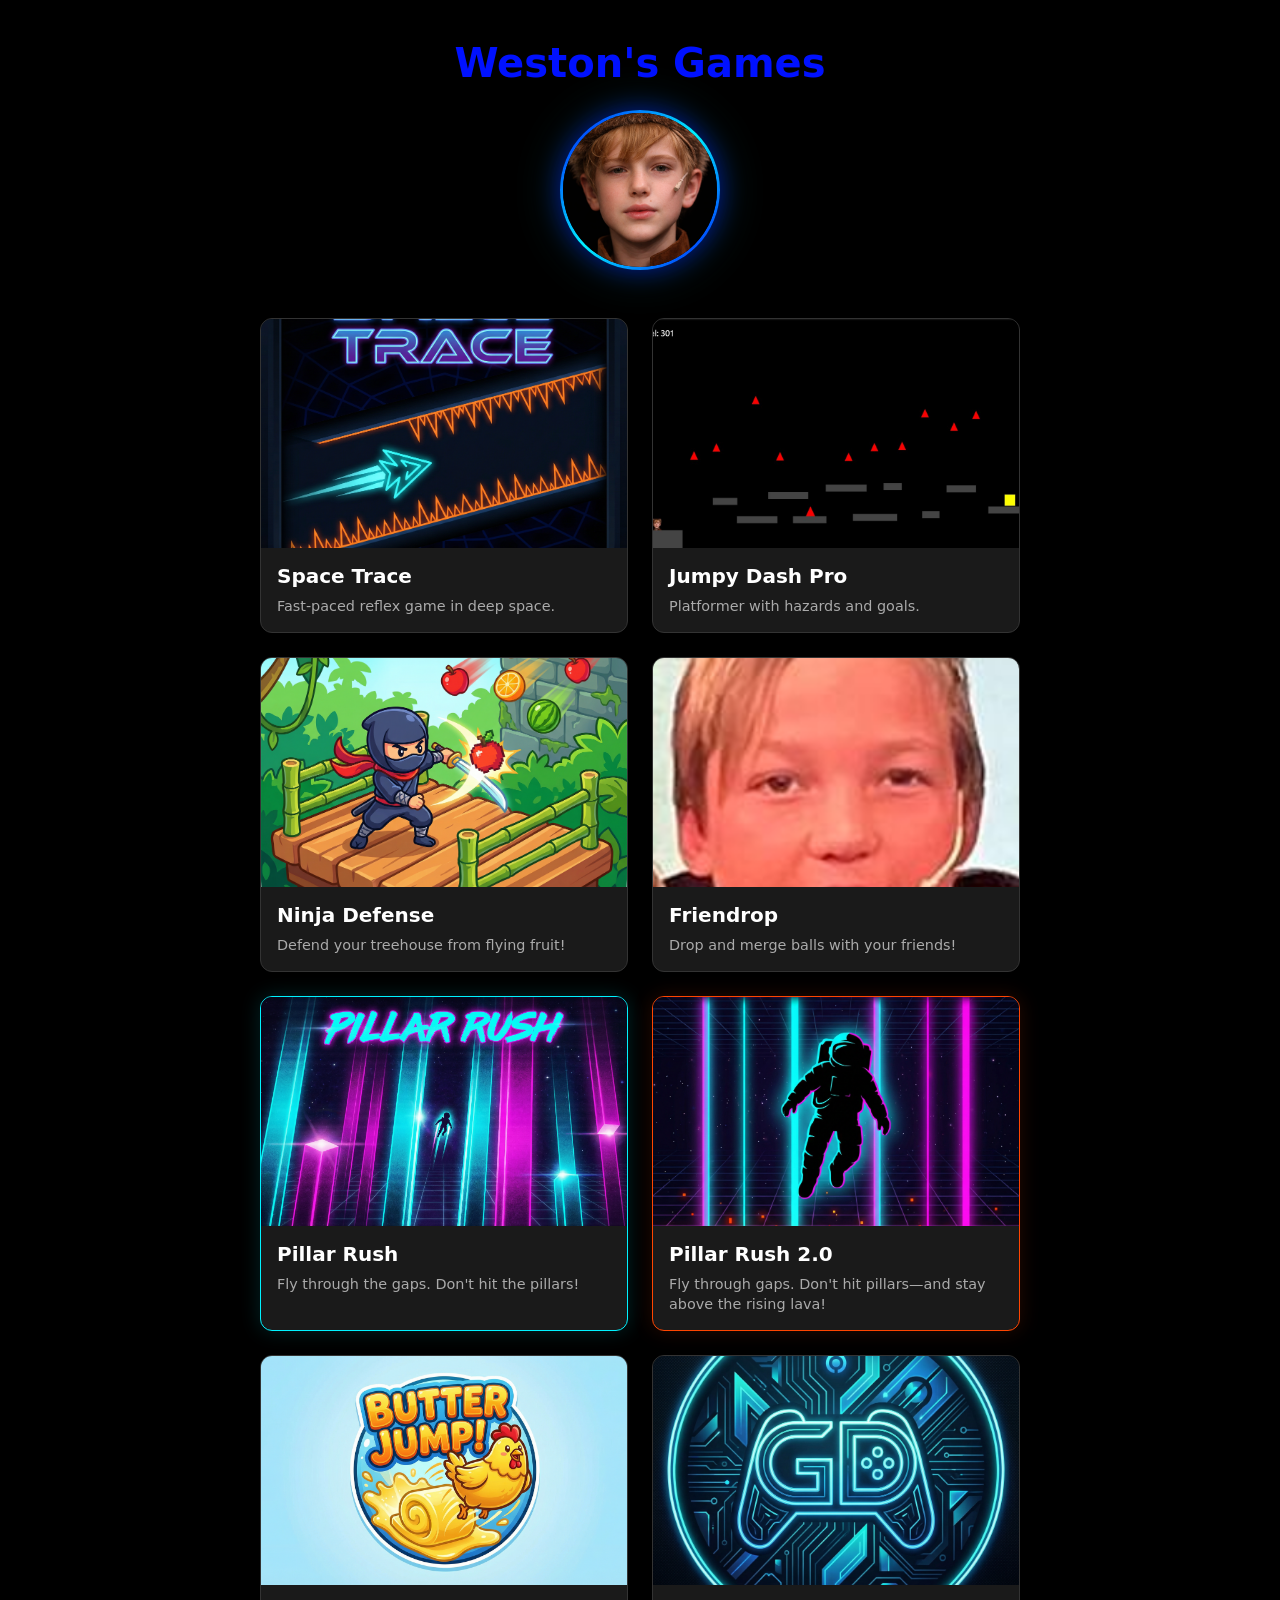
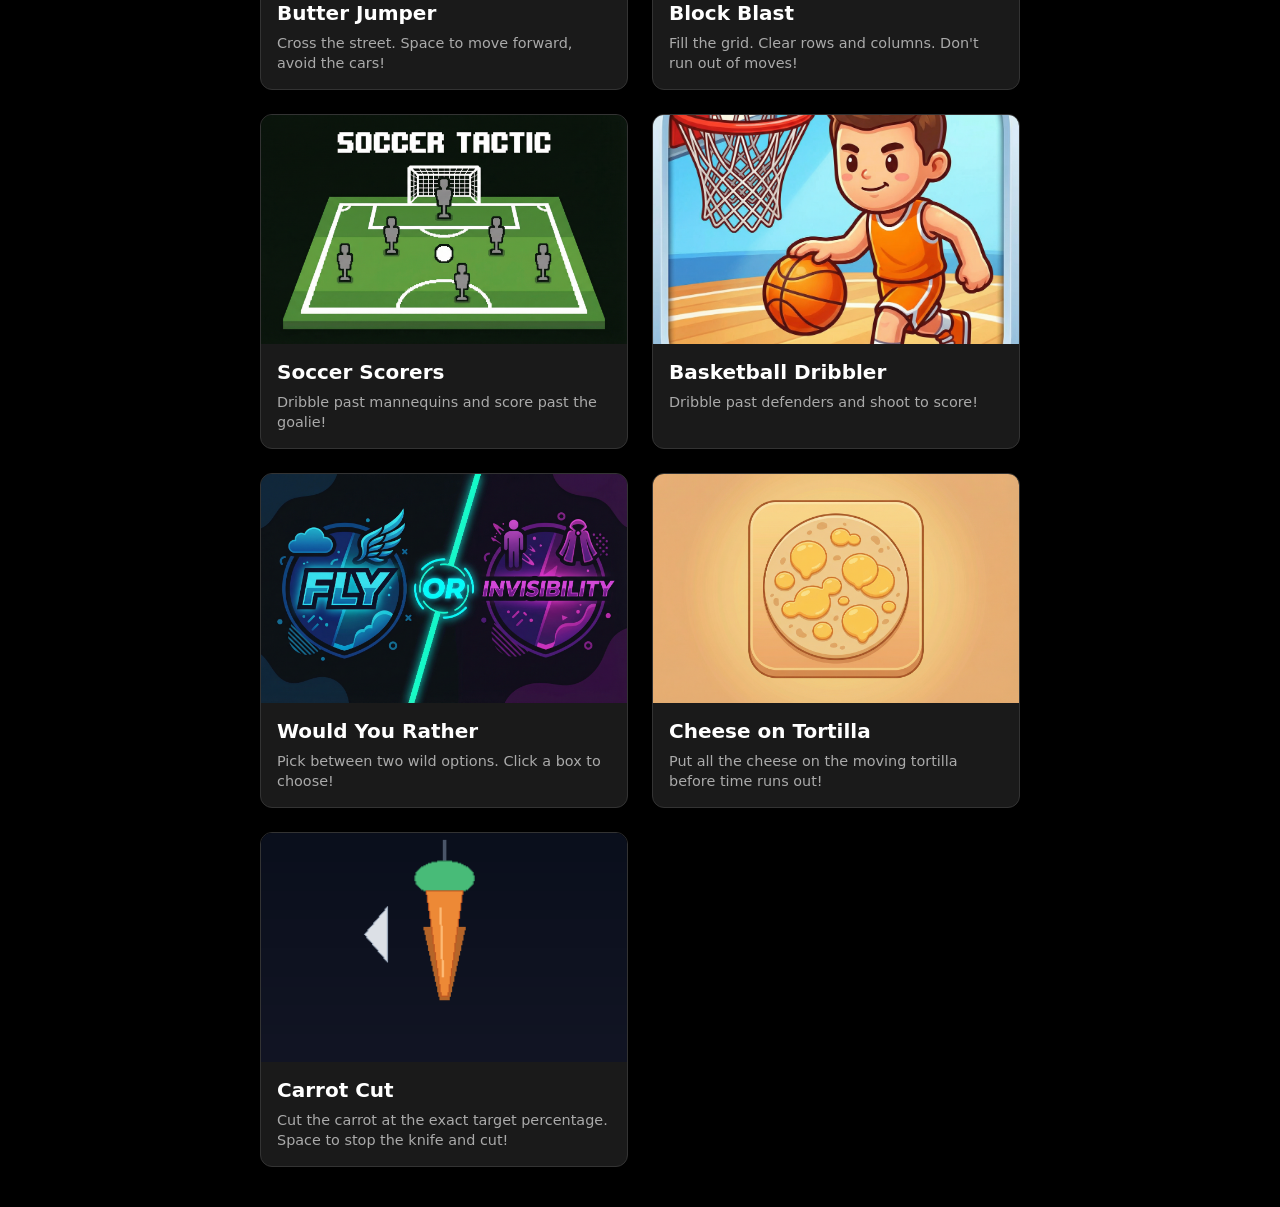
<file: index.html>
<!DOCTYPE html>
<html lang="en">
<head>
    <meta charset="UTF-8">
    <meta name="viewport" content="width=device-width, initial-scale=1.0">
    <title>Weston's Games</title>
    <link rel="stylesheet" href="styles.css">
</head>
<body>
    <div class="container">
        <h1 class="title">Weston's Games</h1>
        <img src="images/weston_profilke.png" alt="Weston" class="profile-photo">
        <div class="game-tiles">
            <a href="games/space-trace/index.html" class="game-tile">
                <img src="images/space-trace-tile.jpg" alt="Space Trace" class="game-tile-image">
                <h3 class="game-tile-title">Space Trace</h3>
                <p class="game-tile-desc">Fast-paced reflex game in deep space.</p>
            </a>
            <a href="games/jumpy-dash/index.html" class="game-tile">
                <img src="images/jumpy-pro-tile-image.jpg" alt="Jumpy Dash Pro" class="game-tile-image">
                <h3 class="game-tile-title">Jumpy Dash Pro</h3>
                <p class="game-tile-desc">Platformer with hazards and goals.</p>
            </a>
            <a href="games/ninja-defense/index.html" class="game-tile">
                <img src="images/ninja-defense-tile.jpg" alt="Ninja Defense" class="game-tile-image">
                <h3 class="game-tile-title">Ninja Defense</h3>
                <p class="game-tile-desc">Defend your treehouse from flying fruit!</p>
            </a>
            <a href="games/friendrop/index.html" class="game-tile">
                <img src="images/callan.PNG" alt="Friendrop" class="game-tile-image">
                <h3 class="game-tile-title">Friendrop</h3>
                <p class="game-tile-desc">Drop and merge balls with your friends!</p>
            </a>
            <a href="games/pillar-rush/index.html" class="game-tile game-tile-pillar-rush">
                <img src="images/pillar-rush-tile.png" alt="Pillar Rush" class="game-tile-image">
                <h3 class="game-tile-title">Pillar Rush</h3>
                <p class="game-tile-desc">Fly through the gaps. Don't hit the pillars!</p>
            </a>
            <a href="games/pillar-rush-2/index.html" class="game-tile game-tile-pillar-rush-2">
                <img src="images/pillar-rush-2-tile.png" alt="Pillar Rush 2.0" class="game-tile-image">
                <h3 class="game-tile-title">Pillar Rush 2.0</h3>
                <p class="game-tile-desc">Fly through gaps. Don't hit pillars—and stay above the rising lava!</p>
            </a>
            <a href="games/butter/index.html" class="game-tile">
                <img src="images/butter-title.png" alt="Butter Jumper" class="game-tile-image">
                <h3 class="game-tile-title">Butter Jumper</h3>
                <p class="game-tile-desc">Cross the street. Space to move forward, avoid the cars!</p>
            </a>
            <a href="games/block-blast/index.html" class="game-tile">
                <img src="images/weston-profile-cool.png" alt="Block Blast" class="game-tile-image">
                <h3 class="game-tile-title">Block Blast</h3>
                <p class="game-tile-desc">Fill the grid. Clear rows and columns. Don't run out of moves!</p>
            </a>
            <a href="games/soccer-scorers/index.html" class="game-tile">
                <img src="images/soccer-scorers-tile.png" alt="Soccer Scorers" class="game-tile-image">
                <h3 class="game-tile-title">Soccer Scorers</h3>
                <p class="game-tile-desc">Dribble past mannequins and score past the goalie!</p>
            </a>
            <a href="games/basketball-dribbler/index.html" class="game-tile">
                <img src="images/basketball-dribbler-tile.png" alt="Basketball Dribbler" class="game-tile-image">
                <h3 class="game-tile-title">Basketball Dribbler</h3>
                <p class="game-tile-desc">Dribble past defenders and shoot to score!</p>
            </a>
            <a href="games/would-you-rather/index.html" class="game-tile">
                <img src="images/would-you-rather-tile.png" alt="Would You Rather" class="game-tile-image">
                <h3 class="game-tile-title">Would You Rather</h3>
                <p class="game-tile-desc">Pick between two wild options. Click a box to choose!</p>
            </a>
            <a href="games/cheese-on-tortilla/index.html" class="game-tile">
                <img src="images/cheese-on-tortilla-tile.png" alt="Cheese on Tortilla" class="game-tile-image">
                <h3 class="game-tile-title">Cheese on Tortilla</h3>
                <p class="game-tile-desc">Put all the cheese on the moving tortilla before time runs out!</p>
            </a>
            <a href="games/carrot-cut/index.html" class="game-tile">
                <img src="images/carrot-cut-tile.png" alt="Carrot Cut" class="game-tile-image">
                <h3 class="game-tile-title">Carrot Cut</h3>
                <p class="game-tile-desc">Cut the carrot at the exact target percentage. Space to stop the knife and cut!</p>
            </a>
        </div>
    </div>
</body>
</html>
</file>
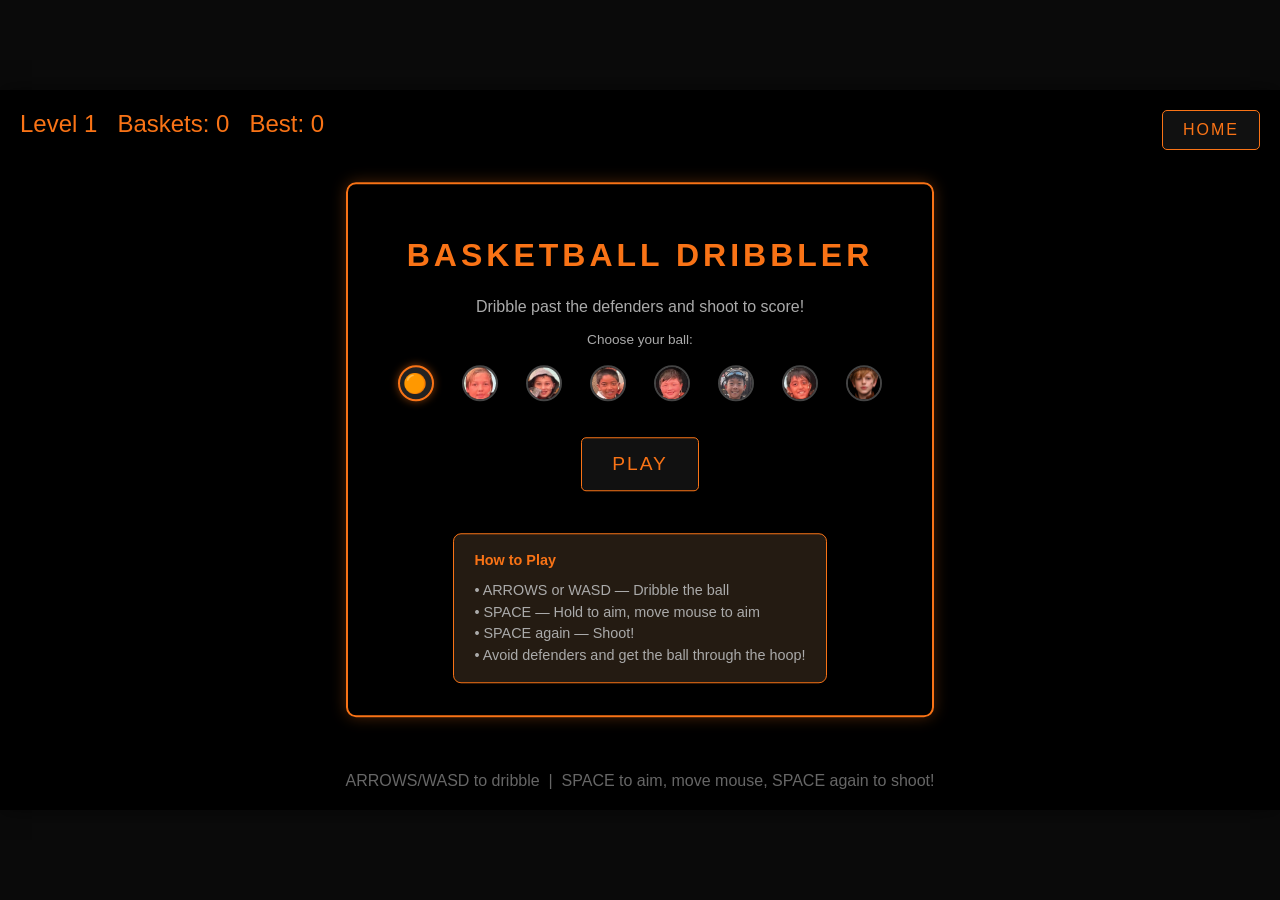
<file: games/basketball-dribbler/index.html>
<!DOCTYPE html>
<html lang="en">
<head>
    <meta charset="UTF-8">
    <meta name="viewport" content="width=device-width, initial-scale=1.0, maximum-scale=1.0, user-scalable=no">
    <title>Basketball Dribbler</title>
    <style>
        body {
            margin: 0;
            padding: 0;
            background-color: #0a0a0a;
            color: #fff;
            font-family: 'Segoe UI', Tahoma, Geneva, Verdana, sans-serif;
            overflow: hidden;
            display: flex;
            justify-content: center;
            align-items: center;
            height: 100vh;
            touch-action: none;
        }
        #game-container {
            position: relative;
            width: 1280px;
            height: 720px;
            box-shadow: 0 0 20px rgba(0,0,0,0.5);
            background-color: #000;
        }
        canvas {
            display: block;
            width: 100%;
            height: 100%;
        }
        #ui-layer {
            position: absolute;
            top: 0; left: 0;
            width: 100%; height: 100%;
            pointer-events: none;
        }
        #ui-layer .menu, .home-btn, .ball-opt { pointer-events: auto; }
        .menu {
            position: absolute;
            top: 50%; left: 50%;
            transform: translate(-50%, -50%);
            background: rgba(0, 0, 0, 0.9);
            padding: 2rem;
            border-radius: 10px;
            text-align: center;
            display: none;
            border: 2px solid #f97316;
            box-shadow: 0 0 15px rgba(249, 115, 22, 0.3);
        }
        .menu.active { display: block; }
        h1 {
            color: #f97316;
            text-transform: uppercase;
            letter-spacing: 4px;
            margin-bottom: 1.5rem;
        }
        button {
            background: #111;
            color: #f97316;
            border: 1px solid #f97316;
            padding: 15px 30px;
            margin: 10px;
            border-radius: 5px;
            cursor: pointer;
            font-size: 1.2rem;
            transition: all 0.2s;
            text-transform: uppercase;
            letter-spacing: 2px;
        }
        button:hover {
            background: #f97316;
            color: #000;
            box-shadow: 0 0 10px #f97316;
        }
        #hud {
            position: absolute;
            top: 20px; left: 20px;
            font-size: 1.5rem;
            text-shadow: 2px 2px 4px rgba(0,0,0,0.8);
            color: #f97316;
        }
        #instructions {
            position: absolute;
            bottom: 20px;
            width: 100%;
            text-align: center;
            color: #666;
            font-size: 1rem;
        }
        .home-btn {
            position: absolute;
            top: 20px; right: 20px;
            padding: 10px 20px;
            background: #111;
            color: #f97316;
            border: 1px solid #f97316;
            border-radius: 5px;
            text-decoration: none;
            font-size: 1rem;
            text-transform: uppercase;
            letter-spacing: 2px;
            transition: all 0.2s;
        }
        .home-btn:hover {
            background: #f97316;
            color: #000;
        }
        .start-menu-content {
            display: flex;
            gap: 2rem;
            align-items: flex-start;
            justify-content: center;
            flex-wrap: wrap;
            max-width: 520px;
        }
        .how-to-play {
            background: rgba(40, 30, 20, 0.9);
            border: 1px solid #f97316;
            border-radius: 8px;
            padding: 1rem 1.25rem;
            text-align: left;
            color: #aaa;
            font-size: 0.9rem;
            line-height: 1.5;
            min-width: 220px;
        }
        .how-to-play strong {
            color: #f97316;
            display: block;
            margin-bottom: 0.5rem;
        }
        .play-section {
            display: flex;
            flex-direction: column;
            align-items: center;
            gap: 1rem;
        }
        .ball-selector {
            margin: 1rem 0;
        }
        .ball-selector-label {
            color: #aaa;
            font-size: 0.85rem;
            margin-bottom: 0.5rem;
            display: block;
        }
        .ball-options {
            display: flex;
            gap: 0.5rem;
            flex-wrap: wrap;
            justify-content: center;
        }
        .ball-opt {
            width: 36px;
            height: 36px;
            border-radius: 50%;
            border: 2px solid #444;
            overflow: hidden;
            cursor: pointer;
            padding: 0;
            background: #222;
            transition: all 0.2s;
        }
        .ball-opt:hover, .ball-opt.selected {
            border-color: #f97316;
            box-shadow: 0 0 8px rgba(249, 115, 22, 0.5);
        }
        .ball-opt img {
            width: 100%;
            height: 100%;
            object-fit: cover;
            display: block;
        }
    </style>
</head>
<body>
    <div id="game-container">
        <canvas id="gameCanvas"></canvas>
        <div id="ui-layer">
            <a href="../../index.html" class="home-btn">Home</a>
            <div id="hud">Level 1 &nbsp; Baskets: 0 &nbsp; Best: 0</div>
            <div id="start-menu" class="menu active">
                <h1>Basketball Dribbler</h1>
                <p style="color:#aaa;margin-bottom:1rem;">Dribble past the defenders and shoot to score!</p>
                <div class="ball-selector">
                    <span class="ball-selector-label">Choose your ball:</span>
                    <div class="ball-options" id="ball-options">
                        <button class="ball-opt" data-ball="basketball" title="Basketball">🟠</button>
                        <button class="ball-opt" data-ball="callan" title="Callan"><img src="../../images/callan.PNG" alt="Callan"></button>
                        <button class="ball-opt" data-ball="carter" title="Carter"><img src="../../images/carter.PNG" alt="Carter"></button>
                        <button class="ball-opt" data-ball="chinmay" title="Chinmay"><img src="../../images/chinmay.PNG" alt="Chinmay"></button>
                        <button class="ball-opt" data-ball="cole" title="Cole"><img src="../../images/cole.PNG" alt="Cole"></button>
                        <button class="ball-opt" data-ball="enric" title="Enric"><img src="../../images/enric.PNG" alt="Enric"></button>
                        <button class="ball-opt" data-ball="vivaan" title="Vivaan"><img src="../../images/vivaan.PNG" alt="Vivaan"></button>
                        <button class="ball-opt" data-ball="weston" title="Weston"><img src="../../images/weston_profilke.png" alt="Weston"></button>
                    </div>
                </div>
                <div class="start-menu-content">
                    <div class="play-section">
                        <button onclick="game.start()">Play</button>
                    </div>
                    <div class="how-to-play">
                        <strong>How to Play</strong>
                        • ARROWS or WASD — Dribble the ball<br>
                        • SPACE — Hold to aim, move mouse to aim<br>
                        • SPACE again — Shoot!<br>
                        • Avoid defenders and get the ball through the hoop!
                    </div>
                </div>
            </div>
            <div id="score-menu" class="menu">
                <h1>Basket!</h1>
                <p id="score-msg" style="color:#f97316;margin-bottom:1rem;">Baskets: 0</p>
                <button onclick="game.nextRound()">Next Shot</button>
            </div>
            <div id="instructions">ARROWS/WASD to dribble &nbsp;|&nbsp; SPACE to aim, move mouse, SPACE again to shoot!</div>
        </div>
    </div>

    <script>
        const W = 1280, H = 720;
        const BALL_R = 15;
        const MOVE_SPEED = 580;
        const SHOOT_POWER = 1100;
        const GRAVITY = 1200;
        const BACKBOARD_W = 120, BACKBOARD_H = 85;
        const BACKBOARD_X = (W - BACKBOARD_W) / 2, BACKBOARD_Y = 25;
        const HOOP_X = W / 2, HOOP_Y = 118;
        const HOOP_R = 42;
        const RIM_THICKNESS = 8;
        const DEFENDER_W = 32, DEFENDER_H = 56;
        const RIM_DEFENDER_W = 36, RIM_DEFENDER_H = 70;
        const DEFENDER_SPEED = 36;
        const MAX_LEVEL = 100;
        const STORAGE_KEY = 'basketballDribblerBest';
        const BALL_IMAGES = {
            callan: '../../images/callan.PNG',
            carter: '../../images/carter.PNG',
            chinmay: '../../images/chinmay.PNG',
            cole: '../../images/cole.PNG',
            enric: '../../images/enric.PNG',
            vivaan: '../../images/vivaan.PNG',
            weston: '../../images/weston_profilke.png'
        };

        function getBest() {
            const v = localStorage.getItem(STORAGE_KEY);
            return v === null ? 0 : parseInt(v, 10);
        }
        function setBest(n) { localStorage.setItem(STORAGE_KEY, String(n)); }

        function dist(x1, y1, x2, y2) {
            return Math.hypot(x2 - x1, y2 - y1);
        }
        function circleRectCollision(cx, cy, cr, rx, ry, rw, rh) {
            const nearestX = Math.max(rx, Math.min(cx, rx + rw));
            const nearestY = Math.max(ry, Math.min(cy, ry + rh));
            return dist(cx, cy, nearestX, nearestY) <= cr;
        }
        function circleCircleCollision(cx1, cy1, r1, cx2, cy2, r2) {
            return dist(cx1, cy1, cx2, cy2) <= r1 + r2;
        }

        function drawDefender(ctx, x, y, w, h, isRimDefender = false) {
            const headR = w * 0.4;
            const torsoH = h * 0.55;
            const torsoY = y + headR * 2;
            ctx.save();
            if (isRimDefender) {
                ctx.fillStyle = '#c41e3a';
                ctx.strokeStyle = '#8b0000';
            } else {
                ctx.fillStyle = '#1e3a8a';
                ctx.strokeStyle = '#1e40af';
            }
            ctx.lineWidth = 2;
            ctx.beginPath();
            ctx.arc(x + w / 2, y + headR, headR, 0, Math.PI * 2);
            ctx.fill();
            ctx.stroke();
            ctx.fillRect(x + 2, torsoY, w - 4, torsoH);
            ctx.strokeRect(x + 2, torsoY, w - 4, torsoH);
            if (isRimDefender) {
                ctx.fillStyle = '#f5deb3';
                ctx.fillRect(x, torsoY + torsoH - 4, w, 6);
            }
            ctx.restore();
        }

        function createDefenders(level) {
            const count = 5 + Math.min(Math.floor(level * 0.2), 20);
            const positions = [];
            const padding = 80;
            const safeZoneTop = Math.max(80, 220 - (level / MAX_LEVEL) * 130);
            const safeZoneLeft = padding;
            const safeZoneRight = W - padding - DEFENDER_W;
            const safeZoneBottom = H - padding - DEFENDER_H;
            for (let i = 0; i < count; i++) {
                let x, y;
                let attempts = 0;
                do {
                    x = safeZoneLeft + Math.random() * (safeZoneRight - safeZoneLeft);
                    y = safeZoneTop + Math.random() * (safeZoneBottom - safeZoneTop);
                    const gap = Math.max(8, 24 - Math.floor((level / MAX_LEVEL) * 18));
                    const overlap = positions.some(p =>
                        Math.abs(p.x - x) < DEFENDER_W + gap && Math.abs(p.y - y) < DEFENDER_H + gap
                    );
                    if (!overlap) break;
                    attempts++;
                } while (attempts < 50);
                positions.push({ x, y, vx: 0, vy: 0 });
            }
            return positions;
        }

        class Game {
            constructor() {
                this.canvas = document.getElementById('gameCanvas');
                this.ctx = this.canvas.getContext('2d');
                this.canvas.width = W;
                this.canvas.height = H;
                this.state = 'idle';
                this.goals = 0;
                this.best = getBest();
                this.level = 1;
                this.ball = { x: 0, y: 0, vx: 0, vy: 0 };
                this.defenders = [];
                this.rimDefender = {
                    x: HOOP_X - RIM_DEFENDER_W / 2,
                    y: BACKBOARD_Y + BACKBOARD_H - 10,
                    dir: 1,
                    speed: 95
                };
                this.running = false;
                this.aiming = false;
                this.mouseX = 0;
                this.mouseY = 0;
                this.shotInAir = false;
                this.ballImage = null;
                this.ballImageKey = localStorage.getItem('basketballDribblerBall') || 'basketball';

                document.addEventListener('keydown', (e) => {
                    if (['ArrowUp','ArrowDown','ArrowLeft','ArrowRight','w','a','s','d',' '].includes(e.key))
                        e.preventDefault();
                    if (e.key === ' ' && this.state === 'playing' && !this.shotInAir) {
                        if (this.aiming) {
                            this.aiming = false;
                            this.shoot();
                        } else {
                            this.aiming = true;
                            this.mouseX = this.ball.x;
                            this.mouseY = this.ball.y;
                        }
                    }
                });
                this.canvas.addEventListener('mousemove', (e) => {
                    const rect = this.canvas.getBoundingClientRect();
                    const scaleX = this.canvas.width / rect.width;
                    const scaleY = this.canvas.height / rect.height;
                    this.mouseX = (e.clientX - rect.left) * scaleX;
                    this.mouseY = (e.clientY - rect.top) * scaleY;
                });

                this.loadBallImage();
                document.querySelectorAll('.ball-opt').forEach(btn => {
                    if (btn.dataset.ball === this.ballImageKey) btn.classList.add('selected');
                    btn.addEventListener('click', () => {
                        const key = btn.dataset.ball;
                        this.ballImageKey = key;
                        localStorage.setItem('basketballDribblerBall', key);
                        this.loadBallImage();
                        document.querySelectorAll('.ball-opt').forEach(b => b.classList.remove('selected'));
                        btn.classList.add('selected');
                    });
                });
            }

            loadBallImage() {
                if (this.ballImageKey === 'basketball') {
                    this.ballImage = null;
                    return;
                }
                const img = new Image();
                img.onload = () => { this.ballImage = img; };
                img.src = BALL_IMAGES[this.ballImageKey] || BALL_IMAGES.callan;
            }

            start() {
                document.getElementById('start-menu').classList.remove('active');
                document.getElementById('score-menu').classList.remove('active');
                this.state = 'playing';
                this.goals = 0;
                this.level = 1;
                this.initRound();
                this.running = true;
                this.updateHud();
                requestAnimationFrame((t) => this.loop(t));
            }

            initRound() {
                this.ball.x = W / 2 - BALL_R;
                this.ball.y = H - 120;
                this.ball.vx = 0;
                this.ball.vy = 0;
                this.shotInAir = false;
                this.defenders = createDefenders(this.level);
                const span = BACKBOARD_W - RIM_DEFENDER_W - 20;
                this.rimDefender.x = BACKBOARD_X + 10 + span / 2 - RIM_DEFENDER_W / 2;
                this.rimDefender.dir = 1;
                this.rimDefender.speed = 95 + this.level * 15 + 20 * Math.sqrt(this.level);
            }

            nextRound() {
                document.getElementById('score-menu').classList.remove('active');
                this.goals++;
                if (this.goals > this.best) { this.best = this.goals; setBest(this.best); }
                this.level++;
                this.state = 'playing';
                this.aiming = false;
                this.initRound();
                this.updateHud();
            }

            shoot() {
                const b = this.ball;
                const dx = this.mouseX - b.x;
                const dy = this.mouseY - b.y;
                const len = Math.hypot(dx, dy) || 1;
                b.vx = (dx / len) * SHOOT_POWER;
                b.vy = (dy / len) * SHOOT_POWER;
                this.shotInAir = true;
            }

            ballInHoop() {
                const b = this.ball;
                const d = dist(b.x, b.y, HOOP_X, HOOP_Y);
                const inOpening = d < HOOP_R - BALL_R;
                const inVerticalSlice = b.y >= HOOP_Y - 15 && b.y <= HOOP_Y + 25;
                const goingDown = b.vy > 0;
                return inOpening && inVerticalSlice && goingDown;
            }

            loop(currentTime) {
                if (!this.running) return;
                const dt = Math.min(1/60, 0.02);
                if (this.state === 'playing') this.update(dt);
                this.draw();
                requestAnimationFrame((t) => this.loop(t));
            }

            update(dt) {
                const span = BACKBOARD_W - RIM_DEFENDER_W - 20;
                const rimLeft = BACKBOARD_X + 10;
                this.rimDefender.x += this.rimDefender.dir * this.rimDefender.speed * dt;
                if (this.rimDefender.x <= rimLeft) {
                    this.rimDefender.x = rimLeft;
                    this.rimDefender.dir = 1;
                } else if (this.rimDefender.x >= rimLeft + span) {
                    this.rimDefender.x = rimLeft + span;
                    this.rimDefender.dir = -1;
                }

                const b = this.ball;

                if (this.shotInAir) {
                    b.vy += GRAVITY * dt;
                } else {
                    let dx = 0, dy = 0;
                    if (this.keys) {
                        if (this.keys.ArrowUp || this.keys.w) dy -= 1;
                        if (this.keys.ArrowDown || this.keys.s) dy += 1;
                        if (this.keys.ArrowLeft || this.keys.a) dx -= 1;
                        if (this.keys.ArrowRight || this.keys.d) dx += 1;
                    }
                    if (dx !== 0 || dy !== 0) {
                        const len = Math.hypot(dx, dy);
                        b.vx += (dx / len) * MOVE_SPEED * dt * 2.5;
                        b.vy += (dy / len) * MOVE_SPEED * dt * 2.5;
                    }
                    b.vx *= 0.86;
                    b.vy *= 0.86;
                }

                b.x += b.vx * dt;
                b.y += b.vy * dt;
                b.x = Math.max(BALL_R, Math.min(W - BALL_R, b.x));
                b.y = Math.max(BALL_R, Math.min(H - BALL_R, b.y));

                if (b.y >= H - BALL_R - 2 && b.vy > 0) {
                    b.vy = -b.vy * 0.5;
                    b.y = H - BALL_R - 2;
                    if (Math.abs(b.vy) < 80) this.shotInAir = false;
                }

                for (const d of this.defenders) {
                    const toBallX = b.x - (d.x + DEFENDER_W / 2);
                    const toBallY = b.y - (d.y + DEFENDER_H / 2);
                    const len = Math.hypot(toBallX, toBallY) || 1;
                    d.vx = (toBallX / len) * DEFENDER_SPEED * (1 + (this.level / MAX_LEVEL) * 0.8);
                    d.vy = (toBallY / len) * DEFENDER_SPEED * (1 + (this.level / MAX_LEVEL) * 0.8);
                    d.x += d.vx * dt;
                    d.y += d.vy * dt;
                    d.x = Math.max(60, Math.min(W - 60 - DEFENDER_W, d.x));
                    d.y = Math.max(60, Math.min(H - 60 - DEFENDER_H, d.y));
                }

                for (const d of this.defenders) {
                    if (circleRectCollision(b.x, b.y, BALL_R, d.x, d.y, DEFENDER_W, DEFENDER_H)) {
                        const nx = (b.x - (d.x + DEFENDER_W/2)) / (DEFENDER_W/2 + BALL_R);
                        const ny = (b.y - (d.y + DEFENDER_H/2)) / (DEFENDER_H/2 + BALL_R);
                        const nlen = Math.hypot(nx, ny) || 1;
                        b.vx = (nx / nlen) * 50;
                        b.vy = (ny / nlen) * 50;
                        b.x += (nx / nlen) * 4;
                        b.y += (ny / nlen) * 4;
                    }
                }

                if (circleRectCollision(b.x, b.y, BALL_R, this.rimDefender.x, this.rimDefender.y, RIM_DEFENDER_W, RIM_DEFENDER_H)) {
                    const cx = this.rimDefender.x + RIM_DEFENDER_W/2, cy = this.rimDefender.y + RIM_DEFENDER_H/2;
                    const nx = (b.x - cx) / (RIM_DEFENDER_W/2 + BALL_R);
                    const ny = (b.y - cy) / (RIM_DEFENDER_H/2 + BALL_R);
                    const nlen = Math.hypot(nx, ny) || 1;
                    b.vx = (nx / nlen) * 35;
                    b.vy = (ny / nlen) * 35;
                    b.x += (nx / nlen) * 5;
                    b.y += (ny / nlen) * 5;
                    this.shotInAir = false;
                }

                if (circleRectCollision(b.x, b.y, BALL_R, BACKBOARD_X, BACKBOARD_Y, BACKBOARD_W, BACKBOARD_H)) {
                    const nearestX = Math.max(BACKBOARD_X, Math.min(b.x, BACKBOARD_X + BACKBOARD_W));
                    const nearestY = Math.max(BACKBOARD_Y, Math.min(b.y, BACKBOARD_Y + BACKBOARD_H));
                    const nx = (b.x - nearestX) / (BACKBOARD_W/2 + BALL_R);
                    const ny = (b.y - nearestY) / (BACKBOARD_H/2 + BALL_R);
                    const nlen = Math.hypot(nx, ny) || 1;
                    b.vx = (nx / nlen) * 60;
                    b.vy = (ny / nlen) * 60;
                    b.x += (nx / nlen) * 5;
                    b.y += (ny / nlen) * 5;
                }

                const rimDist = dist(b.x, b.y, HOOP_X, HOOP_Y);
                if (rimDist >= HOOP_R - BALL_R && rimDist <= HOOP_R + RIM_THICKNESS + BALL_R && b.y > HOOP_Y - 20 && b.y < HOOP_Y + 30) {
                    const nx = (b.x - HOOP_X) / rimDist;
                    const ny = (b.y - HOOP_Y) / rimDist;
                    b.vx = nx * 55;
                    b.vy = ny * 55;
                    b.x += nx * 5;
                    b.y += ny * 5;
                }

                if (this.ballInHoop()) {
                    this.state = 'scored';
                    document.getElementById('score-msg').textContent = 'Baskets: ' + (this.goals + 1);
                    document.getElementById('score-menu').classList.add('active');
                    return;
                }

                if (b.y < BALL_R && b.vy < 0) {
                    b.vy = -b.vy * 0.5;
                    b.y = BALL_R + 2;
                }
            }

            updateHud() {
                document.getElementById('hud').innerHTML = 'Level ' + this.level + ' &nbsp; Baskets: ' + this.goals + ' &nbsp; Best: ' + this.best;
            }

            draw() {
                const ctx = this.ctx;
                const g = ctx.createLinearGradient(0, 0, 0, H);
                g.addColorStop(0, '#8b6914');
                g.addColorStop(0.5, '#c9a227');
                g.addColorStop(1, '#8b6914');
                ctx.fillStyle = g;
                ctx.fillRect(0, 0, W, H);

                ctx.strokeStyle = 'rgba(255,255,255,0.5)';
                ctx.lineWidth = 3;
                ctx.strokeRect(60, 60, W - 120, H - 120);
                ctx.beginPath();
                ctx.moveTo(W/2, 60);
                ctx.lineTo(W/2, H - 60);
                ctx.stroke();
                ctx.beginPath();
                ctx.arc(W/2, H/2, 80, 0, Math.PI * 2);
                ctx.stroke();

                ctx.fillStyle = '#1a1a1a';
                ctx.strokeStyle = '#fff';
                ctx.lineWidth = 3;
                ctx.fillRect(BACKBOARD_X - 2, BACKBOARD_Y - 2, BACKBOARD_W + 4, BACKBOARD_H + 4);
                ctx.strokeRect(BACKBOARD_X, BACKBOARD_Y, BACKBOARD_W, BACKBOARD_H);
                ctx.fillStyle = 'rgba(255,255,255,0.2)';
                ctx.fillRect(BACKBOARD_X + 4, BACKBOARD_Y + 4, BACKBOARD_W - 8, BACKBOARD_H - 8);

                ctx.strokeStyle = '#c41e3a';
                ctx.lineWidth = 6;
                ctx.beginPath();
                ctx.arc(HOOP_X, HOOP_Y, HOOP_R + RIM_THICKNESS, 0, Math.PI * 2);
                ctx.stroke();
                ctx.strokeStyle = '#333';
                ctx.lineWidth = 4;
                ctx.beginPath();
                ctx.arc(HOOP_X, HOOP_Y, HOOP_R, 0, Math.PI * 2);
                ctx.stroke();

                for (const d of this.defenders) {
                    drawDefender(ctx, d.x, d.y, DEFENDER_W, DEFENDER_H, false);
                }
                drawDefender(ctx, this.rimDefender.x, this.rimDefender.y, RIM_DEFENDER_W, RIM_DEFENDER_H, true);

                if (this.aiming) {
                    ctx.strokeStyle = '#f97316';
                    ctx.lineWidth = 3;
                    ctx.setLineDash([8, 6]);
                    ctx.beginPath();
                    ctx.moveTo(this.ball.x, this.ball.y);
                    ctx.lineTo(this.mouseX, this.mouseY);
                    ctx.stroke();
                    ctx.setLineDash([]);
                    ctx.beginPath();
                    ctx.arc(this.mouseX, this.mouseY, 8, 0, Math.PI * 2);
                    ctx.strokeStyle = '#fff';
                    ctx.stroke();
                    ctx.fillStyle = 'rgba(249, 115, 22, 0.5)';
                    ctx.fill();
                }

                const bx = this.ball.x, by = this.ball.y;
                if (this.ballImage && this.ballImage.complete && this.ballImage.naturalWidth) {
                    ctx.save();
                    ctx.beginPath();
                    ctx.arc(bx, by, BALL_R, 0, Math.PI * 2);
                    ctx.closePath();
                    ctx.clip();
                    ctx.drawImage(this.ballImage, 0, 0, this.ballImage.naturalWidth, this.ballImage.naturalHeight, bx - BALL_R, by - BALL_R, BALL_R * 2, BALL_R * 2);
                    ctx.restore();
                } else {
                    ctx.fillStyle = '#e85d04';
                    ctx.beginPath();
                    ctx.arc(bx, by, BALL_R, 0, Math.PI * 2);
                    ctx.fill();
                    ctx.strokeStyle = '#333';
                    ctx.lineWidth = 1;
                    ctx.beginPath();
                    ctx.arc(bx, by, BALL_R, 0, Math.PI * 2);
                    ctx.stroke();
                }

                this.updateHud();
            }
        }

        const game = new Game();
        game.keys = {};
        document.addEventListener('keydown', (e) => {
            game.keys[e.key] = true;
        });
        document.addEventListener('keyup', (e) => {
            game.keys[e.key] = false;
        });

        game.canvas.addEventListener('touchstart', (e) => e.preventDefault(), { passive: false });
        window.game = game;
    </script>
</body>
</html>
</file>
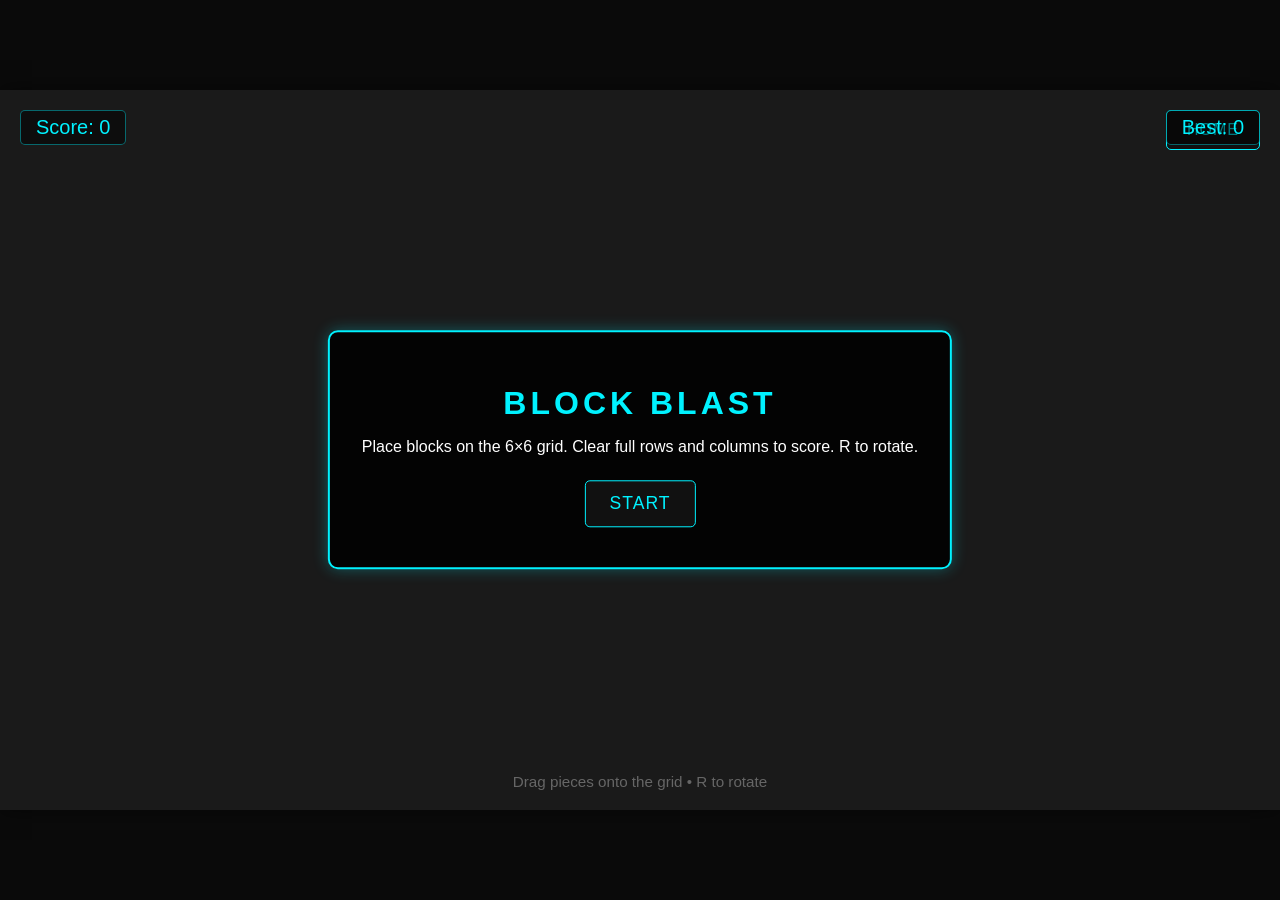
<file: games/block-blast/index.html>
<!DOCTYPE html>
<html lang="en">
<head>
    <meta charset="UTF-8">
    <meta name="viewport" content="width=device-width, initial-scale=1.0, maximum-scale=1.0, user-scalable=no">
    <title>Block Blast</title>
    <style>
        body {
            margin: 0;
            padding: 0;
            background-color: #0a0a0a;
            color: #fff;
            font-family: 'Segoe UI', Tahoma, Geneva, Verdana, sans-serif;
            overflow: hidden;
            display: flex;
            justify-content: center;
            align-items: center;
            height: 100vh;
            touch-action: none;
        }
        #game-container {
            position: relative;
            width: 1280px;
            height: 720px;
            box-shadow: 0 0 20px rgba(0,0,0,0.5);
            background-color: #1a1a1a;
        }
        canvas {
            display: block;
            width: 100%;
            height: 100%;
        }
        #ui-layer {
            position: absolute;
            top: 0;
            left: 0;
            width: 100%;
            height: 100%;
            pointer-events: none;
        }
        #ui-layer .menu, #ui-layer .home-btn {
            pointer-events: auto;
        }
        .menu {
            position: absolute;
            top: 50%;
            left: 50%;
            transform: translate(-50%, -50%);
            background: rgba(0, 0, 0, 0.9);
            padding: 2rem;
            border-radius: 10px;
            text-align: center;
            display: none;
            border: 2px solid #00f2ff;
            box-shadow: 0 0 15px rgba(0, 242, 255, 0.3);
            min-width: 300px;
        }
        .menu.active {
            display: block;
        }
        h1 {
            color: #00f2ff;
            text-transform: uppercase;
            letter-spacing: 4px;
            margin-bottom: 1rem;
        }
        button {
            background: #111;
            color: #00f2ff;
            border: 1px solid #00f2ff;
            padding: 12px 24px;
            margin: 8px;
            border-radius: 5px;
            cursor: pointer;
            font-size: 1.1rem;
            transition: all 0.2s;
            text-transform: uppercase;
            letter-spacing: 1px;
        }
        button:hover {
            background: #00f2ff;
            color: #000;
            box-shadow: 0 0 10px #00f2ff;
        }
        #hud {
            position: absolute;
            top: 20px;
            left: 20px;
            right: 20px;
            display: flex;
            justify-content: space-between;
            font-size: 1.25rem;
            color: #00f2ff;
        }
        .stat-box {
            background: rgba(0, 0, 0, 0.5);
            padding: 5px 15px;
            border-radius: 5px;
            border: 1px solid rgba(0, 242, 255, 0.4);
        }
        #instructions {
            position: absolute;
            bottom: 20px;
            width: 100%;
            text-align: center;
            color: #666;
            font-size: 0.95rem;
        }
        .home-btn {
            position: absolute;
            top: 20px;
            right: 20px;
            padding: 10px 20px;
            background: #111;
            color: #00f2ff;
            border: 1px solid #00f2ff;
            border-radius: 5px;
            text-decoration: none;
            font-size: 1rem;
            text-transform: uppercase;
            letter-spacing: 1px;
            transition: all 0.2s;
        }
        .home-btn:hover {
            background: #00f2ff;
            color: #000;
            box-shadow: 0 0 10px #00f2ff;
        }
    </style>
</head>
<body>
    <div id="game-container">
        <canvas id="gameCanvas"></canvas>
        <div id="ui-layer">
            <a href="../../index.html" class="home-btn">Home</a>
            <div id="hud">
                <div class="stat-box">Score: <span id="score-val">0</span></div>
                <div class="stat-box">Best: <span id="high-score-val">0</span></div>
            </div>
            <div id="start-menu" class="menu active">
                <h1>Block Blast</h1>
                <p>Place blocks on the 6×6 grid. Clear full rows and columns to score. R to rotate.</p>
                <button onclick="game.start()">Start</button>
            </div>
            <div id="game-over-menu" class="menu">
                <h1>Game Over</h1>
                <p>Final Score: <span id="final-score">0</span></p>
                <p style="color:#888;">High Score: <span id="final-high-score">0</span></p>
                <button onclick="game.restart()">Try Again</button>
            </div>
            <div id="instructions">Drag pieces onto the grid &bull; R to rotate</div>
        </div>
    </div>

    <script>
        (function() {
            const GRID_SIZE = 6;
            const HAND_SIZE = 3;
            const POINTS_PER_BLOCK = 10;
            const POINTS_PER_LINE_CELL = 10;
            const COMBO_MULTIPLIER = 1.5;

            // Piece definitions: array of {r, c} offsets from top-left. All rotations generated at runtime.
            const PIECE_DEFS = [
                { name: 'single', cells: [[0, 0]] },
                { name: '2-line', cells: [[0, 0], [0, 1]] },
                { name: '3-line', cells: [[0, 0], [0, 1], [0, 2]] },
                { name: 'L', cells: [[0, 0], [0, 1], [1, 0]] },
                { name: 'square', cells: [[0, 0], [0, 1], [1, 0], [1, 1]] },
                { name: 'T', cells: [[0, 0], [0, 1], [0, 2], [1, 1]] },
                { name: 'Z', cells: [[0, 0], [0, 1], [1, 1], [1, 2]] },
                { name: 'small-L', cells: [[0, 0], [1, 0], [1, 1]] }
            ];

            function rotateCells90(cells) {
                const rotated = cells.map(([r, c]) => [c, -r]);
                const minR = Math.min(...rotated.map(x => x[0]));
                const minC = Math.min(...rotated.map(x => x[1]));
                return rotated.map(([r, c]) => [r - minR, c - minC]).sort((a, b) => a[0] !== b[0] ? a[0] - b[0] : a[1] - b[1]);
            }

            function allRotations(cells) {
                const seen = new Set();
                const result = [];
                let current = cells.map(c => [...c]).sort((a, b) => a[0] !== b[0] ? a[0] - b[0] : a[1] - b[1]);
                for (let i = 0; i < 4; i++) {
                    const key = current.map(c => c.join(',')).join('|');
                    if (!seen.has(key)) {
                        seen.add(key);
                        result.push(current.map(c => [...c]));
                    }
                    current = rotateCells90(current);
                }
                return result;
            }

            const PIECES = [];
            PIECE_DEFS.forEach(def => {
                const rots = allRotations(def.cells);
                rots.forEach(cells => PIECES.push({ name: def.name, cells }));
            });

            function randomPiece() {
                return PIECES[Math.floor(Math.random() * PIECES.length)];
            }

            const canvas = document.getElementById('gameCanvas');
            const ctx = canvas.getContext('2d');
            const CANVAS_WIDTH = 1280;
            const CANVAS_HEIGHT = 720;
            canvas.width = CANVAS_WIDTH;
            canvas.height = CANVAS_HEIGHT;

            const GRID_X = 120;
            const GRID_Y = 150;
            const CELL_SIZE = Math.min(80, Math.floor((CANVAS_WIDTH - 400) / GRID_SIZE), Math.floor((CANVAS_HEIGHT - 300) / GRID_SIZE));
            const GRID_PIXEL = GRID_SIZE * CELL_SIZE;

            const HAND_X = GRID_X + GRID_PIXEL + 60;
            const HAND_Y = 200;
            const HAND_SLOT_SIZE = 4 * CELL_SIZE + 16;
            const HAND_SLOT_GAP = 20;

            function createGrid() {
                return Array.from({ length: GRID_SIZE }, () => Array(GRID_SIZE).fill(0));
            }

            function canPlace(grid, piece, anchorR, anchorC) {
                for (const [dr, dc] of piece.cells) {
                    const r = anchorR + dr;
                    const c = anchorC + dc;
                    if (r < 0 || r >= GRID_SIZE || c < 0 || c >= GRID_SIZE) return false;
                    if (grid[r][c] !== 0) return false;
                }
                return true;
            }

            function placePiece(grid, piece, anchorR, anchorC) {
                for (const [dr, dc] of piece.cells) {
                    grid[anchorR + dr][anchorC + dc] = 1;
                }
            }

            function getFullRows(grid) {
                const rows = [];
                for (let r = 0; r < GRID_SIZE; r++) {
                    if (grid[r].every(v => v === 1)) rows.push(r);
                }
                return rows;
            }

            function getFullCols(grid) {
                const cols = [];
                for (let c = 0; c < GRID_SIZE; c++) {
                    let full = true;
                    for (let r = 0; r < GRID_SIZE; r++) if (grid[r][c] !== 1) { full = false; break; }
                    if (full) cols.push(c);
                }
                return cols;
            }

            function clearLines(grid) {
                const fullRows = getFullRows(grid);
                const fullCols = getFullCols(grid);
                const totalCleared = fullRows.length * GRID_SIZE + fullCols.length * GRID_SIZE - fullRows.length * fullCols.length;
                if (fullRows.length > 0 || fullCols.length > 0) {
                    fullRows.forEach(r => { for (let c = 0; c < GRID_SIZE; c++) grid[r][c] = 0; });
                    fullCols.forEach(c => { for (let r = 0; r < GRID_SIZE; r++) grid[r][c] = 0; });
                    compactGrid(grid);
                }
                return { fullRows, fullCols, totalCleared };
            }

            function compactGrid(grid) {
                for (let c = 0; c < GRID_SIZE; c++) {
                    const col = [];
                    for (let r = 0; r < GRID_SIZE; r++) if (grid[r][c] !== 0) col.push(1);
                    const zeros = GRID_SIZE - col.length;
                    for (let r = 0; r < zeros; r++) grid[r][c] = 0;
                    for (let r = zeros; r < GRID_SIZE; r++) grid[r][c] = col[r - zeros];
                }
            }

            function canPlaceAnywhere(grid, piece) {
                for (let r = 0; r < GRID_SIZE; r++) {
                    for (let c = 0; c < GRID_SIZE; c++) {
                        if (canPlace(grid, piece, r, c)) return true;
                    }
                }
                return false;
            }

            function pixelToGrid(x, y) {
                const col = Math.floor((x - GRID_X) / CELL_SIZE);
                const row = Math.floor((y - GRID_Y) / CELL_SIZE);
                if (row >= 0 && row < GRID_SIZE && col >= 0 && col < GRID_SIZE) return { row, col };
                return null;
            }

            function findNearestValidPlacement(x, y, piece) {
                if (!piece) return null;
                const oriented = getPieceWithRotation(piece, game.dragRotation);
                const centerCol = (x - GRID_X) / CELL_SIZE;
                const centerRow = (y - GRID_Y) / CELL_SIZE;
                let best = null;
                let bestDist = Infinity;
                for (let r = 0; r < GRID_SIZE; r++) {
                    for (let c = 0; c < GRID_SIZE; c++) {
                        if (!canPlace(game.grid, oriented, r, c)) continue;
                        const cellCenterR = r + 0.5;
                        const cellCenterC = c + 0.5;
                        const dist = (centerRow - cellCenterR) ** 2 + (centerCol - cellCenterC) ** 2;
                        if (dist < bestDist) {
                            bestDist = dist;
                            best = { row: r, col: c };
                        }
                    }
                }
                return best;
            }

            function isOverGrid(x, y) {
                return x >= GRID_X && x < GRID_X + GRID_PIXEL && y >= GRID_Y && y < GRID_Y + GRID_PIXEL;
            }

            function getHandSlotIndex(x, y) {
                if (y < HAND_Y || y >= HAND_Y + HAND_SIZE * (HAND_SLOT_SIZE + HAND_SLOT_GAP)) return -1;
                const idx = Math.floor((y - HAND_Y) / (HAND_SLOT_SIZE + HAND_SLOT_GAP));
                if (idx < 0 || idx >= HAND_SIZE) return -1;
                if (x < HAND_X || x >= HAND_X + HAND_SLOT_SIZE) return -1;
                return idx;
            }

            const game = {
                grid: createGrid(),
                hand: [],
                handRotations: [],
                score: 0,
                highScore: parseInt(localStorage.getItem('blockblast-highscore')) || 0,
                running: false,
                gameOver: false,
                dragPiece: null,
                dragRotation: 0,
                dragHandIndex: -1,
                dragX: 0,
                dragY: 0,
                lineClearFlash: 0,
                lastTime: 0
            };

            function refillHand() {
                while (game.hand.length < HAND_SIZE) {
                    game.hand.push(randomPiece());
                    game.handRotations.push(0);
                }
            }

            function getPieceWithRotation(piece, rotIndex) {
                const rots = allRotations(piece.cells);
                const r = rotIndex % rots.length;
                return { cells: rots[r] };
            }

            function drawBlock(ctx, x, y, size, color, glow) {
                const pad = 2;
                if (glow) {
                    ctx.shadowBlur = 12;
                    ctx.shadowColor = color;
                }
                ctx.fillStyle = color;
                ctx.fillRect(x + pad, y + pad, size - pad * 2, size - pad * 2);
                ctx.shadowBlur = 0;
                ctx.strokeStyle = 'rgba(255,255,255,0.3)';
                ctx.lineWidth = 1;
                ctx.strokeRect(x + pad, y + pad, size - pad * 2, size - pad * 2);
            }

            function drawPiece(ctx, piece, originX, originY, cellSize, color) {
                for (const [dr, dc] of piece.cells) {
                    drawBlock(ctx, originX + dc * cellSize, originY + dr * cellSize, cellSize, color, false);
                }
            }

            function draw() {
                ctx.fillStyle = '#1a1a1a';
                ctx.fillRect(0, 0, CANVAS_WIDTH, CANVAS_HEIGHT);

                const accent = '#00f2ff';
                const filledColor = '#0ea5e9';
                const gridLine = 'rgba(0, 242, 255, 0.25)';

                ctx.strokeStyle = gridLine;
                ctx.lineWidth = 1;
                for (let i = 0; i <= GRID_SIZE; i++) {
                    ctx.beginPath();
                    ctx.moveTo(GRID_X + i * CELL_SIZE, GRID_Y);
                    ctx.lineTo(GRID_X + i * CELL_SIZE, GRID_Y + GRID_PIXEL);
                    ctx.stroke();
                    ctx.beginPath();
                    ctx.moveTo(GRID_X, GRID_Y + i * CELL_SIZE);
                    ctx.lineTo(GRID_X + GRID_PIXEL, GRID_Y + i * CELL_SIZE);
                    ctx.stroke();
                }
                ctx.strokeStyle = accent;
                ctx.lineWidth = 2;
                ctx.strokeRect(GRID_X, GRID_Y, GRID_PIXEL, GRID_PIXEL);

                for (let r = 0; r < GRID_SIZE; r++) {
                    for (let c = 0; c < GRID_SIZE; c++) {
                        if (game.grid[r][c] !== 0) {
                            drawBlock(ctx, GRID_X + c * CELL_SIZE, GRID_Y + r * CELL_SIZE, CELL_SIZE, filledColor, game.lineClearFlash > 0);
                        }
                    }
                }

                ctx.fillStyle = 'rgba(0, 242, 255, 0.15)';
                ctx.font = 'bold 14px sans-serif';
                ctx.fillText('PIECES', HAND_X, HAND_Y - 10);

                for (let i = 0; i < game.hand.length; i++) {
                    const piece = game.hand[i];
                    const rot = game.handRotations[i] || 0;
                    const oriented = getPieceWithRotation(piece, rot);
                    const slotY = HAND_Y + i * (HAND_SLOT_SIZE + HAND_SLOT_GAP);
                    const rows = oriented.cells.length ? Math.max(...oriented.cells.map(c => c[0])) + 1 : 0;
                    const cols = oriented.cells.length ? Math.max(...oriented.cells.map(c => c[1])) + 1 : 0;
                    const originX = HAND_X + (HAND_SLOT_SIZE - cols * CELL_SIZE) / 2;
                    const originY = slotY + (HAND_SLOT_SIZE - rows * CELL_SIZE) / 2;
                    if (game.dragHandIndex === i && game.dragPiece) continue;
                    ctx.fillStyle = 'rgba(0,0,0,0.3)';
                    ctx.strokeStyle = accent;
                    ctx.lineWidth = 1;
                    ctx.strokeRect(HAND_X, slotY, HAND_SLOT_SIZE, HAND_SLOT_SIZE);
                    drawPiece(ctx, oriented, originX, originY, CELL_SIZE, filledColor);
                }

                if (game.dragPiece && game.dragHandIndex >= 0) {
                    const oriented = getPieceWithRotation(game.dragPiece, game.dragRotation);
                    const snap = isOverGrid(game.dragX, game.dragY) ? findNearestValidPlacement(game.dragX, game.dragY, game.dragPiece) : null;
                    if (snap) {
                        ctx.globalAlpha = 0.5;
                        drawPiece(ctx, oriented, GRID_X + snap.col * CELL_SIZE, GRID_Y + snap.row * CELL_SIZE, CELL_SIZE, filledColor);
                        ctx.globalAlpha = 1;
                    } else {
                        const minR = oriented.cells.length ? Math.min(...oriented.cells.map(c => c[0])) : 0;
                        const maxR = oriented.cells.length ? Math.max(...oriented.cells.map(c => c[0])) : 0;
                        const minC = oriented.cells.length ? Math.min(...oriented.cells.map(c => c[1])) : 0;
                        const maxC = oriented.cells.length ? Math.max(...oriented.cells.map(c => c[1])) : 0;
                        const originX = game.dragX - (minC + maxC + 1) * CELL_SIZE / 2;
                        const originY = game.dragY - (minR + maxR + 1) * CELL_SIZE / 2;
                        drawPiece(ctx, oriented, originX, originY, CELL_SIZE, filledColor);
                    }
                }

                if (game.lineClearFlash > 0) {
                    ctx.fillStyle = `rgba(0, 242, 255, ${game.lineClearFlash * 0.2})`;
                    ctx.fillRect(GRID_X, GRID_Y, GRID_PIXEL, GRID_PIXEL);
                }

                if (game.gameOver) {
                    ctx.fillStyle = 'rgba(0,0,0,0.6)';
                    ctx.fillRect(0, 0, CANVAS_WIDTH, CANVAS_HEIGHT);
                }

                document.getElementById('score-val').textContent = game.score;
                document.getElementById('high-score-val').textContent = game.highScore;
            }

            function tryPlaceAt(row, col) {
                if (!game.dragPiece || game.dragHandIndex < 0 || game.gameOver) return false;
                const oriented = getPieceWithRotation(game.dragPiece, game.dragRotation);
                if (!canPlace(game.grid, oriented, row, col)) return false;

                placePiece(game.grid, oriented, row, col);
                game.score += game.dragPiece.cells.length * POINTS_PER_BLOCK;

                const { fullRows, fullCols, totalCleared } = clearLines(game.grid);
                if (totalCleared > 0) {
                    const combo = (fullRows.length + fullCols.length) > 1 ? COMBO_MULTIPLIER : 1;
                    game.score += Math.floor(totalCleared * POINTS_PER_LINE_CELL * combo);
                    game.lineClearFlash = 1;
                }

                game.hand.splice(game.dragHandIndex, 1);
                game.handRotations.splice(game.dragHandIndex, 1);
                game.dragPiece = null;
                game.dragHandIndex = -1;

                refillHand();
                if (game.hand.every((p, i) => !canPlaceAnywhere(game.grid, getPieceWithRotation(p, game.handRotations[i] || 0)))) {
                    game.gameOver = true;
                    if (game.score > game.highScore) {
                        game.highScore = game.score;
                        localStorage.setItem('blockblast-highscore', game.highScore);
                    }
                    document.getElementById('final-score').textContent = game.score;
                    document.getElementById('final-high-score').textContent = game.highScore;
                    document.getElementById('game-over-menu').classList.add('active');
                }
                return true;
            }

            function toCanvasCoords(clientX, clientY) {
                const rect = canvas.getBoundingClientRect();
                const scaleX = canvas.width / rect.width;
                const scaleY = canvas.height / rect.height;
                return {
                    x: (clientX - rect.left) * scaleX,
                    y: (clientY - rect.top) * scaleY
                };
            }

            function onPointerDown(e) {
                if (game.gameOver || !game.running) return;
                const clientX = e.touches ? e.touches[0].clientX : e.clientX;
                const clientY = e.touches ? e.touches[0].clientY : e.clientY;
                const { x, y } = toCanvasCoords(clientX, clientY);
                const slotIdx = getHandSlotIndex(x, y);
                if (slotIdx >= 0 && slotIdx < game.hand.length) {
                    game.dragPiece = game.hand[slotIdx];
                    game.dragRotation = game.handRotations[slotIdx] || 0;
                    game.dragHandIndex = slotIdx;
                    game.dragX = x;
                    game.dragY = y;
                }
            }

            function onPointerMove(e) {
                if (game.dragPiece == null) return;
                e.preventDefault();
                const clientX = e.touches ? e.touches[0].clientX : e.clientX;
                const clientY = e.touches ? e.touches[0].clientY : e.clientY;
                const { x, y } = toCanvasCoords(clientX, clientY);
                game.dragX = x;
                game.dragY = y;
            }

            function onPointerUp(e) {
                if (game.dragPiece == null) return;
                const clientX = e.changedTouches ? e.changedTouches[0].clientX : e.clientX;
                const clientY = e.changedTouches ? e.changedTouches[0].clientY : e.clientY;
                const { x, y } = toCanvasCoords(clientX, clientY);
                let cell = pixelToGrid(x, y);
                const oriented = getPieceWithRotation(game.dragPiece, game.dragRotation);
                if (!cell || !canPlace(game.grid, oriented, cell.row, cell.col)) {
                    if (isOverGrid(x, y) || (x >= GRID_X - CELL_SIZE && x < GRID_X + GRID_PIXEL + CELL_SIZE && y >= GRID_Y - CELL_SIZE && y < GRID_Y + GRID_PIXEL + CELL_SIZE)) {
                        const snap = findNearestValidPlacement(x, y, game.dragPiece);
                        if (snap) cell = snap;
                    }
                }
                if (cell) tryPlaceAt(cell.row, cell.col);
                game.dragPiece = null;
                game.dragHandIndex = -1;
            }

            canvas.addEventListener('mousedown', onPointerDown);
            canvas.addEventListener('mousemove', onPointerMove);
            canvas.addEventListener('mouseup', onPointerUp);
            canvas.addEventListener('mouseleave', onPointerUp);
            canvas.addEventListener('touchstart', onPointerDown, { passive: true });
            canvas.addEventListener('touchmove', onPointerMove, { passive: false });
            canvas.addEventListener('touchend', onPointerUp);
            canvas.addEventListener('touchcancel', onPointerUp);

            window.addEventListener('keydown', function(e) {
                if (e.key === 'r' || e.key === 'R') {
                    if (game.dragPiece != null && game.dragHandIndex >= 0) {
                        game.dragRotation = (game.dragRotation + 1) % 4;
                        e.preventDefault();
                    } else if (game.running && !game.gameOver && game.hand.length > 0) {
                        game.handRotations[0] = ((game.handRotations[0] || 0) + 1) % 4;
                        e.preventDefault();
                    }
                }
            });

            function update(dt) {
                if (game.lineClearFlash > 0) {
                    game.lineClearFlash = Math.max(0, game.lineClearFlash - dt * 3);
                }
            }

            function loop(now) {
                if (!game.running) return;
                const dt = Math.min((now - game.lastTime) / 1000, 0.1);
                game.lastTime = now;
                update(dt);
                draw();
                requestAnimationFrame(loop);
            }

            game.start = function() {
                document.getElementById('start-menu').classList.remove('active');
                game.grid = createGrid();
                game.hand = [];
                game.handRotations = [];
                game.score = 0;
                game.running = true;
                game.gameOver = false;
                game.dragPiece = null;
                game.dragHandIndex = -1;
                game.lineClearFlash = 0;
                refillHand();
                game.lastTime = performance.now();
                document.getElementById('game-over-menu').classList.remove('active');
                requestAnimationFrame(loop);
            };

            game.restart = function() {
                document.getElementById('game-over-menu').classList.remove('active');
                game.start();
            };

            window.game = game;
        })();
    </script>
</body>
</html>
</file>
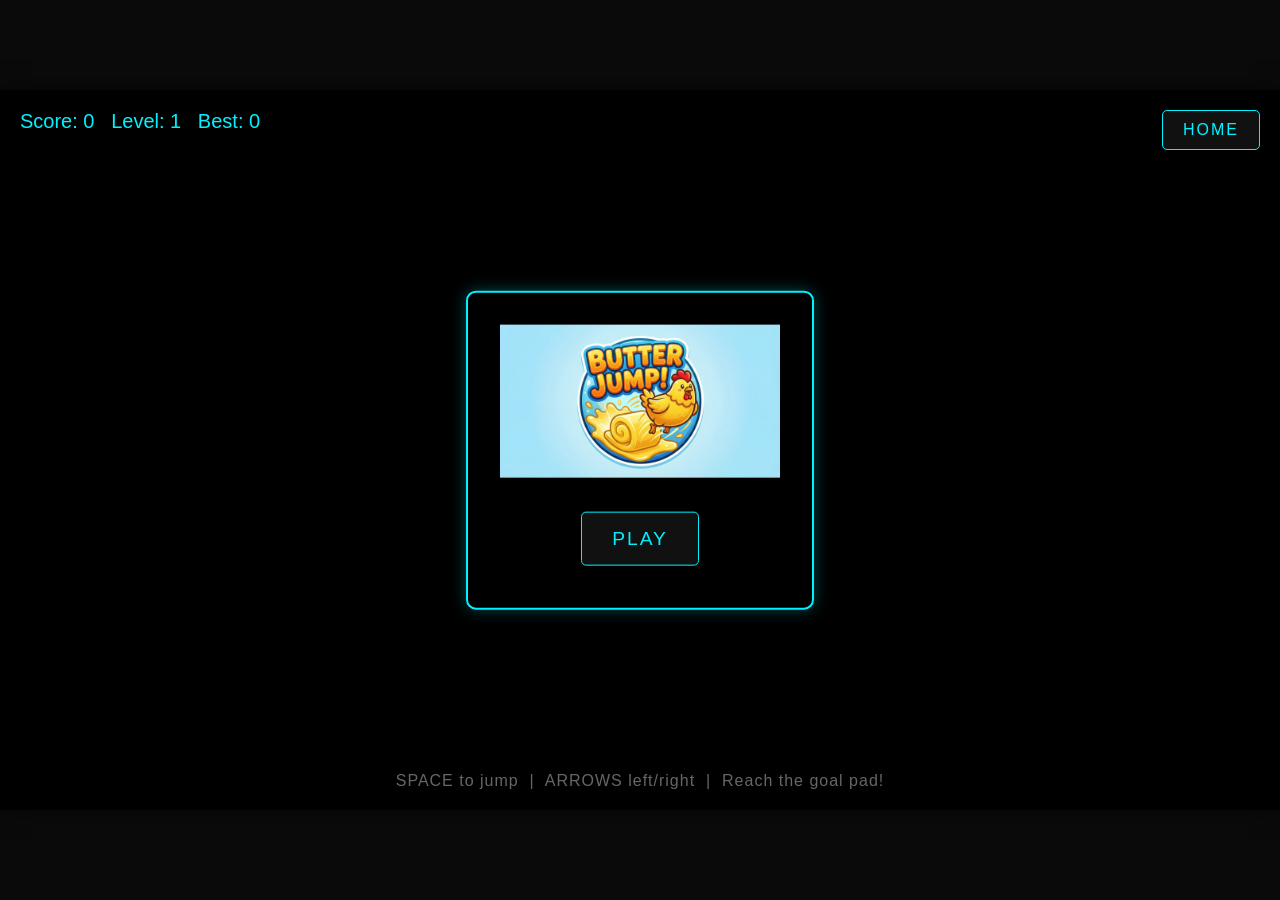
<file: games/butter/index.html>
<!DOCTYPE html>
<html lang="en">
<head>
    <meta charset="UTF-8">
    <meta name="viewport" content="width=device-width, initial-scale=1.0, maximum-scale=1.0, user-scalable=no">
    <title>Butter</title>
    <style>
        body {
            margin: 0;
            padding: 0;
            background-color: #0a0a0a;
            color: #ffffff;
            font-family: 'Segoe UI', Tahoma, Geneva, Verdana, sans-serif;
            overflow: hidden;
            display: flex;
            justify-content: center;
            align-items: center;
            height: 100vh;
            touch-action: none;
        }
        #game-container {
            position: relative;
            width: 1280px;
            height: 720px;
            box-shadow: 0 0 20px rgba(0,0,0,0.5);
            background-color: #000;
        }
        canvas {
            display: block;
            width: 100%;
            height: 100%;
        }
        #ui-layer {
            position: absolute;
            top: 0;
            left: 0;
            width: 100%;
            height: 100%;
            pointer-events: none;
        }
        #ui-layer .menu {
            pointer-events: auto;
        }
        .menu {
            position: absolute;
            top: 50%;
            left: 50%;
            transform: translate(-50%, -50%);
            background: rgba(0, 0, 0, 0.9);
            padding: 2rem;
            border-radius: 10px;
            text-align: center;
            display: none;
            border: 2px solid #00f2ff;
            box-shadow: 0 0 15px rgba(0, 242, 255, 0.3);
        }
        .menu.active {
            display: block;
        }
        h1 {
            color: #00f2ff;
            text-transform: uppercase;
            letter-spacing: 4px;
            margin-bottom: 2rem;
        }
        .title-logo {
            display: block;
            max-width: 280px;
            height: auto;
            margin: 0 auto 1.5rem;
        }
        button {
            background: #111;
            color: #00f2ff;
            border: 1px solid #00f2ff;
            padding: 15px 30px;
            margin: 10px;
            border-radius: 5px;
            cursor: pointer;
            font-size: 1.2rem;
            transition: all 0.2s;
            text-transform: uppercase;
            letter-spacing: 2px;
        }
        button:hover {
            background: #00f2ff;
            color: #000;
            box-shadow: 0 0 10px #00f2ff;
        }
        #hud {
            position: absolute;
            top: 20px;
            left: 20px;
            font-size: 1.25rem;
            pointer-events: none;
            text-shadow: 2px 2px 4px rgba(0,0,0,0.5);
            color: #00f2ff;
        }
        #instructions {
            position: absolute;
            bottom: 20px;
            width: 100%;
            text-align: center;
            color: #666;
            font-size: 1rem;
            letter-spacing: 1px;
        }
        .home-btn {
            position: absolute;
            top: 20px;
            right: 20px;
            padding: 10px 20px;
            background: #111;
            color: #00f2ff;
            border: 1px solid #00f2ff;
            border-radius: 5px;
            text-decoration: none;
            font-size: 1rem;
            text-transform: uppercase;
            letter-spacing: 2px;
            pointer-events: auto;
            transition: all 0.2s;
        }
        .home-btn:hover {
            background: #00f2ff;
            color: #000;
            box-shadow: 0 0 10px #00f2ff;
        }
    </style>
</head>
<body>
    <div id="game-container">
        <canvas id="gameCanvas"></canvas>
        <div id="ui-layer">
            <a href="../../index.html" class="home-btn">Home</a>
            <div id="hud">Score: 0 &nbsp; Level: 1 &nbsp; Best: 0</div>
            <div id="start-menu" class="menu active">
                <img src="../../images/butter-title.png" alt="Butter" class="title-logo">
                <button onclick="game.start()">Play</button>
            </div>
            <div id="gameover-menu" class="menu">
                <h1>Game Over</h1>
                <p id="gameover-score" style="color: #00f2ff; margin-bottom: 1rem;">Score: 0</p>
                <button onclick="game.restart()">Play Again</button>
            </div>
            <div id="instructions">SPACE to jump &nbsp;|&nbsp; ARROWS left/right &nbsp;|&nbsp; Reach the goal pad!</div>
        </div>
    </div>

    <script>
        const STORAGE_KEY = 'butterBest';
        const W = 1280;
        const H = 720;
        const PLAYER_SIZE = 40;
        const GRAVITY = 700;
        const JUMP_VEL = -420;
        const MOVE_SPEED = 280;
        const PAD_WIDTH = 100;
        const PAD_HEIGHT = 28;
        const PAD_ROWS = 6;
        const ROW_GAP = (H - 120) / (PAD_ROWS + 1);

        function getBest() {
            const v = localStorage.getItem(STORAGE_KEY);
            return v === null ? 0 : parseInt(v, 10);
        }
        function setBest(n) {
            localStorage.setItem(STORAGE_KEY, String(n));
        }

        function checkRectCollision(r1, r2) {
            return r1.x < r2.x + r2.w && r1.x + r1.w > r2.x &&
                   r1.y < r2.y + r2.h && r1.y + r1.h > r2.y;
        }

        function createPads(level) {
            const pads = [];
            const baseSpeed = 45 + level * 12;
            for (let r = 0; r < PAD_ROWS; r++) {
                const y = 80 + ROW_GAP * (r + 1) - PAD_HEIGHT / 2;
                const count = 3 + Math.min(level, 2);
                const dir = r % 2 === 0 ? 1 : -1;
                const speed = baseSpeed * dir;
                const spacing = W / (count + 1);
                for (let i = 0; i < count; i++) {
                    const x = spacing * (i + 1) - PAD_WIDTH / 2 + (r % 2) * 40;
                    pads.push({ x, y, w: PAD_WIDTH, h: PAD_HEIGHT, speed, dir, isGoal: false });
                }
            }
            return pads;
        }

        class Renderer {
            constructor(canvasId) {
                this.canvas = document.getElementById(canvasId);
                this.ctx = this.canvas.getContext('2d');
                this.width = W;
                this.height = H;
                this.canvas.width = this.width;
                this.canvas.height = this.height;
                this.playerImg = new Image();
                this.playerImg.src = '../../images/weston_profilke.png';
            }

            clear() {
                this.ctx.fillStyle = '#0a0a0a';
                this.ctx.fillRect(0, 0, this.width, this.height);
            }

            drawWater() {
                const g = this.ctx.createLinearGradient(0, 0, 0, this.height);
                g.addColorStop(0, '#0a3d62');
                g.addColorStop(0.5, '#1a5f8a');
                g.addColorStop(1, '#0d4d73');
                this.ctx.fillStyle = g;
                this.ctx.fillRect(0, 60, this.width, this.height - 60);
                for (let i = 0; i < 30; i++) {
                    this.ctx.fillStyle = `rgba(255,255,255,${0.03 + Math.random() * 0.04})`;
                    this.ctx.fillRect(Math.random() * this.width, 80 + Math.random() * (this.height - 120), 4, 4);
                }
            }

            drawStartPad() {
                const y = H - 50;
                this.ctx.fillStyle = '#2d5a27';
                this.ctx.beginPath();
                this.ctx.ellipse(W / 2, y, 120, 22, 0, 0, Math.PI * 2);
                this.ctx.fill();
                this.ctx.strokeStyle = '#3d7a37';
                this.ctx.lineWidth = 3;
                this.ctx.stroke();
            }

            drawGoalPad() {
                const y = 35;
                this.ctx.fillStyle = '#f4d03f';
                this.ctx.shadowBlur = 20;
                this.ctx.shadowColor = '#f9e79f';
                this.ctx.beginPath();
                this.ctx.ellipse(W / 2, y, 100, 20, 0, 0, Math.PI * 2);
                this.ctx.fill();
                this.ctx.shadowBlur = 0;
                this.ctx.strokeStyle = '#e6b800';
                this.ctx.lineWidth = 2;
                this.ctx.stroke();
                this.ctx.fillStyle = '#333';
                this.ctx.font = 'bold 14px sans-serif';
                this.ctx.textAlign = 'center';
                this.ctx.fillText('GOAL', W / 2, y + 5);
            }

            drawLilyPad(x, y, w, h) {
                this.ctx.fillStyle = '#2d5a27';
                this.ctx.beginPath();
                this.ctx.ellipse(x + w / 2, y + h / 2, w / 2, h / 2, 0, 0, Math.PI * 2);
                this.ctx.fill();
                this.ctx.strokeStyle = '#3d7a37';
                this.ctx.lineWidth = 2;
                this.ctx.stroke();
                this.ctx.fillStyle = '#1e4620';
                this.ctx.beginPath();
                this.ctx.arc(x + w / 2, y + h / 2, 6, 0, Math.PI * 2);
                this.ctx.fill();
            }

            drawPlayer(px, py) {
                this.ctx.shadowBlur = 14;
                this.ctx.shadowColor = '#f4d03f';
                if (this.playerImg.complete) {
                    this.ctx.drawImage(this.playerImg, px, py, PLAYER_SIZE, PLAYER_SIZE);
                } else {
                    this.ctx.fillStyle = '#f4d03f';
                    this.ctx.fillRect(px, py, PLAYER_SIZE, PLAYER_SIZE);
                }
                this.ctx.shadowBlur = 0;
            }
        }

        class Game {
            constructor() {
                this.renderer = new Renderer('gameCanvas');
                this.state = 'idle';
                this.score = 0;
                this.level = 1;
                this.best = getBest();
                this.pads = [];
                this.goalRect = { x: W / 2 - 100, y: 15, w: 200, h: 40 };
                this.player = {
                    x: W / 2 - PLAYER_SIZE / 2,
                    y: H - 50 - PLAYER_SIZE - 5,
                    vx: 0,
                    vy: 0,
                    onPad: null
                };
                this.startPad = { x: W / 2 - 120, y: H - 72, w: 240, h: 44 };
                this.lastTime = 0;
                this.running = false;

                window.addEventListener('keydown', (e) => {
                    if (e.key === ' ') { e.preventDefault(); this.jump(); }
                    if (e.key === 'ArrowLeft') { e.preventDefault(); this.moveLeft(); }
                    if (e.key === 'ArrowRight') { e.preventDefault(); this.moveRight(); }
                });
                window.addEventListener('touchstart', (e) => {
                    e.preventDefault();
                    const x = e.touches[0].clientX;
                    const rect = this.renderer.canvas.getBoundingClientRect();
                    const relX = x - rect.left;
                    const relW = rect.width;
                    if (relX < relW / 3) this.moveLeft();
                    else if (relX > (relW * 2) / 3) this.moveRight();
                    else this.jump();
                });
            }

            initLevel() {
                this.pads = createPads(this.level);
            }

            jump() {
                if (this.state !== 'playing') return;
                if (this.state === 'gameover') { this.restart(); return; }
                if (this.player.onPad !== null || this.onStartPad()) {
                    this.player.vy = JUMP_VEL;
                    this.player.onPad = null;
                }
            }

            onStartPad() {
                const p = this.player;
                return p.y + PLAYER_SIZE >= this.startPad.y &&
                       p.y <= this.startPad.y + this.startPad.h &&
                       p.x + PLAYER_SIZE > this.startPad.x &&
                       p.x < this.startPad.x + this.startPad.w &&
                       p.vy >= 0;
            }

            moveLeft() {
                if (this.state !== 'playing') return;
                this.player.vx = -MOVE_SPEED;
            }

            moveRight() {
                if (this.state !== 'playing') return;
                this.player.vx = MOVE_SPEED;
            }

            start() {
                document.getElementById('start-menu').classList.remove('active');
                document.getElementById('gameover-menu').classList.remove('active');
                this.state = 'playing';
                this.score = 0;
                this.level = 1;
                this.initLevel();
                this.player.x = W / 2 - PLAYER_SIZE / 2;
                this.player.y = H - 50 - PLAYER_SIZE - 5;
                this.player.vx = 0;
                this.player.vy = 0;
                this.player.onPad = null;
                this.lastTime = performance.now();
                this.running = true;
                this.updateHud();
                requestAnimationFrame((t) => this.loop(t));
            }

            restart() {
                this.start();
            }

            loop(currentTime) {
                if (!this.running) return;
                const dt = Math.min((currentTime - this.lastTime) / 1000, 0.1);
                this.lastTime = currentTime;
                if (this.state === 'playing') this.update(dt);
                this.draw();
                requestAnimationFrame((t) => this.loop(t));
            }

            update(dt) {
                const p = this.player;
                p.vx *= 0.92;
                p.vy += GRAVITY * dt;
                p.x += p.vx * dt;
                p.y += p.vy * dt;
                p.x = Math.max(0, Math.min(W - PLAYER_SIZE, p.x));

                for (const pad of this.pads) {
                    pad.x += pad.speed * dt;
                    if (pad.x + pad.w < 0) pad.x = W;
                    if (pad.x > W) pad.x = -pad.w;
                }

                p.onPad = null;
                if (p.vy >= 0) {
                    if (this.onStartPad()) {
                        p.vy = 0;
                        p.y = this.startPad.y - PLAYER_SIZE + 2;
                        p.onPad = 'start';
                    }
                    for (const pad of this.pads) {
                        const pr = { x: p.x + 4, y: p.y + PLAYER_SIZE - 8, w: PLAYER_SIZE - 8, h: 10 };
                        const padR = { x: pad.x + 4, y: pad.y + 4, w: pad.w - 8, h: pad.h - 8 };
                        if (checkRectCollision(pr, padR) && p.vy >= 0) {
                            p.vy = 0;
                            p.y = pad.y - PLAYER_SIZE + 2;
                            p.onPad = pad;
                            p.x += pad.speed * dt;
                        }
                    }
                }

                const pr = { x: p.x, y: p.y, w: PLAYER_SIZE, h: PLAYER_SIZE };
                if (checkRectCollision(pr, this.goalRect)) {
                    this.score++;
                    if (this.score > this.best) { this.best = this.score; setBest(this.best); }
                    this.level++;
                    this.initLevel();
                    p.x = W / 2 - PLAYER_SIZE / 2;
                    p.y = H - 50 - PLAYER_SIZE - 5;
                    p.vx = 0; p.vy = 0; p.onPad = null;
                }

                if (p.y > H) this.die();
            }

            die() {
                this.state = 'gameover';
                document.getElementById('gameover-score').textContent = 'Score: ' + this.score;
                document.getElementById('gameover-menu').classList.add('active');
                this.updateHud();
            }

            updateHud() {
                document.getElementById('hud').innerHTML =
                    'Score: ' + this.score + ' &nbsp; Level: ' + this.level + ' &nbsp; Best: ' + this.best;
            }

            draw() {
                this.renderer.clear();
                this.renderer.drawWater();
                this.renderer.drawGoalPad();
                this.renderer.drawStartPad();
                for (const pad of this.pads) {
                    this.renderer.drawLilyPad(pad.x, pad.y, pad.w, pad.h);
                }
                this.renderer.drawPlayer(this.player.x, this.player.y);
                if (this.state === 'gameover') {
                    this.renderer.ctx.fillStyle = 'rgba(255, 0, 0, 0.25)';
                    this.renderer.ctx.fillRect(0, 0, this.renderer.width, this.renderer.height);
                    this.renderer.ctx.fillStyle = '#fff';
                    this.renderer.ctx.font = 'bold 36px sans-serif';
                    this.renderer.ctx.textAlign = 'center';
                    this.renderer.ctx.fillText('SPACE or TAP to play again', this.renderer.width / 2, 380);
                }
                this.updateHud();
            }
        }

        const game = new Game();
        window.game = game;
    </script>
</body>
</html>
</file>
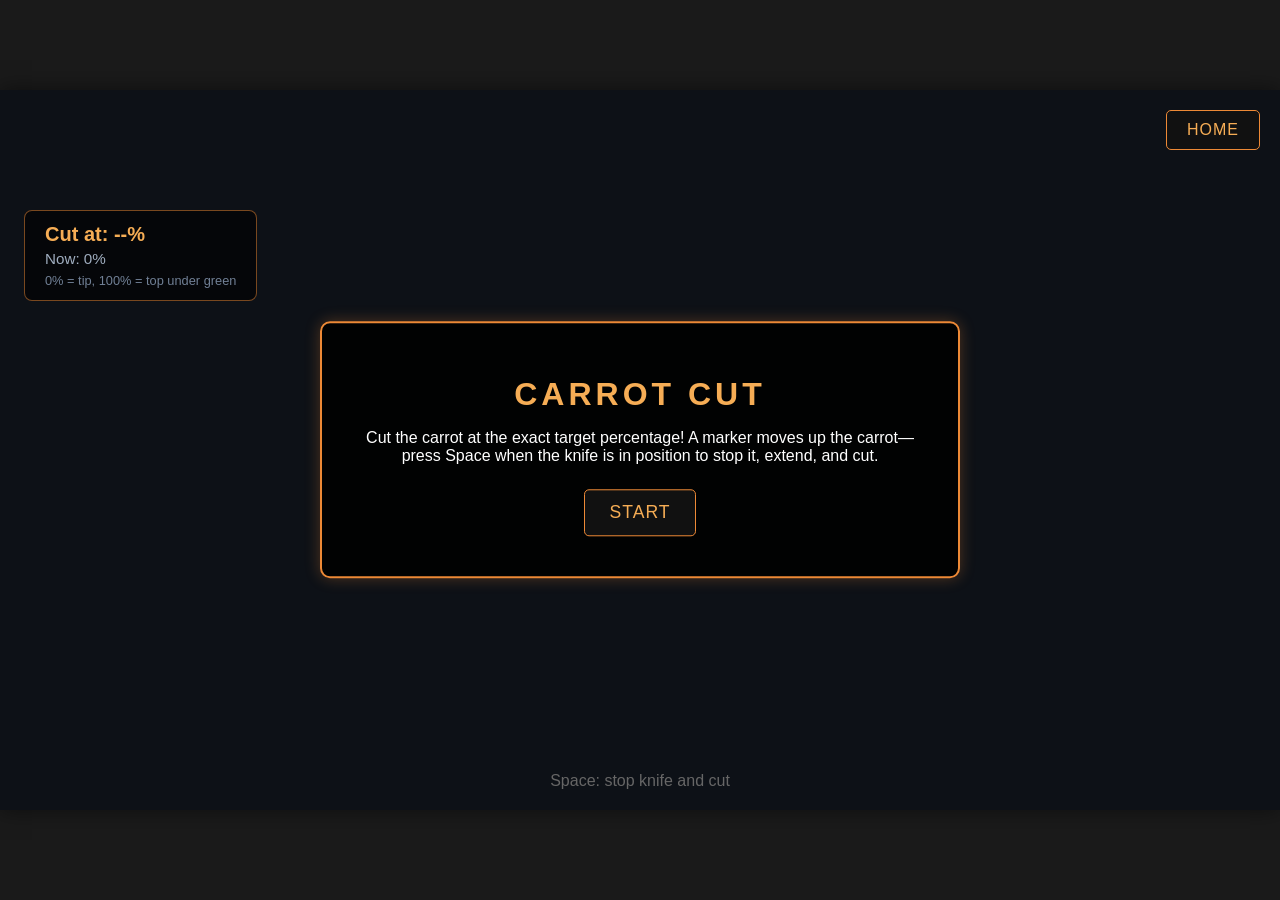
<file: games/carrot-cut/index.html>
<!DOCTYPE html>
<html lang="en">
<head>
    <meta charset="UTF-8">
    <meta name="viewport" content="width=device-width, initial-scale=1.0, maximum-scale=1.0, user-scalable=no">
    <title>Carrot Cut</title>
    <style>
        body {
            margin: 0;
            padding: 0;
            background-color: #1a1a1a;
            color: #ffffff;
            font-family: 'Segoe UI', Tahoma, Geneva, Verdana, sans-serif;
            overflow: hidden;
            display: flex;
            justify-content: center;
            align-items: center;
            height: 100vh;
            touch-action: none;
        }
        #game-container {
            position: relative;
            width: 1280px;
            height: 720px;
            box-shadow: 0 0 20px rgba(0,0,0,0.5);
            background-color: #0d1117;
        }
        canvas {
            display: block;
            width: 100%;
            height: 100%;
        }
        #ui-layer {
            position: absolute;
            top: 0;
            left: 0;
            width: 100%;
            height: 100%;
            pointer-events: none;
        }
        #ui-layer .menu, #ui-layer .home-btn {
            pointer-events: auto;
        }
        .menu {
            position: absolute;
            top: 50%;
            left: 50%;
            transform: translate(-50%, -50%);
            background: rgba(0, 0, 0, 0.9);
            padding: 2rem;
            border-radius: 10px;
            text-align: center;
            display: none;
            border: 2px solid #ed8936;
            box-shadow: 0 0 15px rgba(237, 137, 54, 0.3);
            min-width: 300px;
        }
        .menu.active {
            display: block;
        }
        h1 {
            color: #f6ad55;
            text-transform: uppercase;
            letter-spacing: 4px;
            margin-bottom: 1rem;
        }
        button {
            background: #111;
            color: #f6ad55;
            border: 1px solid #ed8936;
            padding: 12px 24px;
            margin: 8px;
            border-radius: 5px;
            cursor: pointer;
            font-size: 1.1rem;
            transition: all 0.2s;
            text-transform: uppercase;
            letter-spacing: 1px;
        }
        button:hover {
            background: #ed8936;
            color: #000;
            box-shadow: 0 0 10px #ed8936;
        }
        #pct-panel {
            position: absolute;
            top: 120px;
            left: 24px;
            background: rgba(0, 0, 0, 0.6);
            padding: 12px 20px;
            border-radius: 8px;
            border: 1px solid rgba(237, 137, 54, 0.5);
            font-size: 1.25rem;
            color: #f6ad55;
        }
        #pct-panel .target { font-weight: bold; }
        #pct-panel .current { color: #a0aec0; font-size: 0.95rem; margin-top: 4px; }
        #pct-panel .hint { color: #718096; font-size: 0.8rem; margin-top: 6px; }
        #instructions {
            position: absolute;
            bottom: 20px;
            width: 100%;
            text-align: center;
            color: #666;
            font-size: 1rem;
        }
        .home-btn {
            position: absolute;
            top: 20px;
            right: 20px;
            padding: 10px 20px;
            background: #111;
            color: #f6ad55;
            border: 1px solid #ed8936;
            border-radius: 5px;
            text-decoration: none;
            font-size: 1rem;
            text-transform: uppercase;
            letter-spacing: 1px;
            transition: all 0.2s;
        }
        .home-btn:hover {
            background: #ed8936;
            color: #000;
            box-shadow: 0 0 10px #ed8936;
        }
    </style>
</head>
<body>
    <div id="game-container">
        <canvas id="gameCanvas"></canvas>
        <div id="ui-layer">
            <a href="../../index.html" class="home-btn">Home</a>
            <div id="pct-panel">
                <div class="target">Cut at: <span id="target-pct">--</span>%</div>
                <div class="current">Now: <span id="current-pct">0</span>%</div>
                <div class="hint">0% = tip, 100% = top under green</div>
            </div>
            <div id="start-menu" class="menu active">
                <h1>Carrot Cut</h1>
                <p>Cut the carrot at the exact target percentage! A marker moves up the carrot—press Space when the knife is in position to stop it, extend, and cut.</p>
                <button onclick="game.start()">Start</button>
            </div>
            <div id="result-menu" class="menu">
                <h1 id="result-title">Result</h1>
                <p id="result-text">Cut at 42%—target was 47%.</p>
                <button onclick="game.restart()">Try Again</button>
            </div>
            <div id="instructions">Space: stop knife and cut</div>
        </div>
    </div>

    <script>
        const CANVAS_WIDTH = 1280;
        const CANVAS_HEIGHT = 720;
        const TOLERANCE = 4;
        const INDICATOR_SPEED = 28;
        const KNIFE_PERIOD_MS = 2200;
        const CUT_EXTEND_DURATION = 0.25;
        const CARROT_TOP = 70;
        const CARROT_HEIGHT = 340;
        const CARROT_CENTER_X = 480;
        const CARROT_WIDTH_TOP = 56;
        const CARROT_LEAF_HEIGHT = 28;
        const STRING_LENGTH = 25;
        const KNIFE_CENTER_Y = CARROT_TOP + STRING_LENGTH + CARROT_LEAF_HEIGHT + CARROT_HEIGHT / 2;
        const KNIFE_AMPLITUDE = CARROT_HEIGHT / 2;
        const KNIFE_CENTER_X = 680;
        const KNIFE_REST_X = 620;
        const KNIFE_EXTENDED_X = 480;

        const TARGET_PCT = 50;

        class Game {
            constructor() {
                this.canvas = document.getElementById('gameCanvas');
                this.ctx = this.canvas.getContext('2d');
                this.canvas.width = CANVAS_WIDTH;
                this.canvas.height = CANVAS_HEIGHT;

                this.state = 'idle';
                this.targetPct = 50;
                this.currentPct = 0;
                this.cutPct = null;
                this.knifeY = KNIFE_CENTER_Y;
                this.knifeX = KNIFE_CENTER_X;
                this.cutStartTime = 0;
                this.running = false;
                this.lastTime = 0;

                window.addEventListener('keydown', e => {
                    if (e.key === ' ') {
                        e.preventDefault();
                        if (this.state === 'aiming') this.triggerCut();
                    }
                });
            }

            start() {
                document.getElementById('start-menu').classList.remove('active');
                this.targetPct = TARGET_PCT;
                this.currentPct = 0;
                this.cutPct = null;
                this.state = 'aiming';
                this.knifeX = KNIFE_CENTER_X;
                this.running = true;
                this.lastTime = performance.now();
                requestAnimationFrame(t => this.loop(t));
            }

            triggerCut() {
                this.state = 'cutting';
                this.cutPct = Math.round(this.currentPct);
                this.cutStartTime = performance.now();
            }

            restart() {
                document.getElementById('result-menu').classList.remove('active');
                this.start();
            }

            update(dt) {
                if (this.state === 'aiming') {
                    this.currentPct += INDICATOR_SPEED * dt;
                    if (this.currentPct >= 100) this.currentPct = 0;
                    const t = performance.now() / 1000;
                    this.knifeY = KNIFE_CENTER_Y + KNIFE_AMPLITUDE * Math.sin((t * Math.PI * 2 / KNIFE_PERIOD_MS) * 1000);
                } else if (this.state === 'cutting') {
                    const elapsed = (performance.now() - this.cutStartTime) / 1000;
                    if (elapsed >= CUT_EXTEND_DURATION) {
                        this.state = 'result';
                        this.showResult();
                        return;
                    }
                    const t = elapsed / CUT_EXTEND_DURATION;
                    this.knifeX = KNIFE_REST_X + (KNIFE_EXTENDED_X - KNIFE_REST_X) * t;
                }
            }

            showResult() {
                const diff = Math.abs(this.cutPct - this.targetPct);
                const win = diff <= TOLERANCE;
                document.getElementById('result-title').textContent = win ? 'Perfect!' : 'Missed!';
                document.getElementById('result-text').textContent =
                    'Cut at ' + this.cutPct + '%—target was ' + this.targetPct + '%.';
                document.getElementById('result-menu').classList.add('active');
                this.running = false;
            }

            draw() {
                this.ctx.fillStyle = '#0d1117';
                this.ctx.fillRect(0, 0, CANVAS_WIDTH, CANVAS_HEIGHT);

                const carrotTopY = CARROT_TOP + STRING_LENGTH;
                const carrotBodyTop = carrotTopY + CARROT_LEAF_HEIGHT;
                const carrotBottomY = carrotBodyTop + CARROT_HEIGHT;
                const tipY = carrotBottomY;

                this.ctx.strokeStyle = '#4a5568';
                this.ctx.lineWidth = 3;
                this.ctx.beginPath();
                this.ctx.moveTo(CARROT_CENTER_X, CARROT_TOP);
                this.ctx.lineTo(CARROT_CENTER_X, carrotTopY);
                this.ctx.stroke();

                // 0% = very tip of orange, 100% = very top of orange (right under the green)
                const cutY = this.state === 'result' && this.cutPct != null
                    ? carrotBottomY - (this.cutPct / 100) * CARROT_HEIGHT
                    : null;

                function widthAt(y) {
                    if (y <= carrotBodyTop) return CARROT_WIDTH_TOP;
                    if (y >= tipY) return 0;
                    return CARROT_WIDTH_TOP * (1 - (y - carrotBodyTop) / CARROT_HEIGHT);
                }

                this.ctx.fillStyle = '#48bb78';
                this.ctx.strokeStyle = '#2f8558';
                this.ctx.lineWidth = 1;
                this.ctx.beginPath();
                this.ctx.ellipse(CARROT_CENTER_X, carrotTopY + CARROT_LEAF_HEIGHT / 2, CARROT_WIDTH_TOP / 2 + 8, CARROT_LEAF_HEIGHT / 2, 0, 0, Math.PI * 2);
                this.ctx.fill();
                this.ctx.stroke();

                this.ctx.fillStyle = '#ed8936';
                this.ctx.strokeStyle = '#c05621';
                this.ctx.lineWidth = 2;
                const topLeft = CARROT_CENTER_X - CARROT_WIDTH_TOP / 2;
                const topRight = CARROT_CENTER_X + CARROT_WIDTH_TOP / 2;
                if (cutY != null && this.state === 'result') {
                    const wCut = widthAt(cutY);
                    const leftCut = CARROT_CENTER_X - wCut / 2;
                    const rightCut = CARROT_CENTER_X + wCut / 2;
                    this.ctx.beginPath();
                    this.ctx.moveTo(topLeft, carrotBodyTop);
                    this.ctx.lineTo(topRight, carrotBodyTop);
                    this.ctx.lineTo(rightCut, cutY);
                    this.ctx.lineTo(leftCut, cutY);
                    this.ctx.closePath();
                    this.ctx.fill();
                    this.ctx.stroke();
                    this.ctx.beginPath();
                    this.ctx.moveTo(leftCut, cutY);
                    this.ctx.lineTo(CARROT_CENTER_X, tipY);
                    this.ctx.lineTo(rightCut, cutY);
                    this.ctx.closePath();
                    this.ctx.fill();
                    this.ctx.stroke();
                } else {
                    this.ctx.beginPath();
                    this.ctx.moveTo(topLeft, carrotBodyTop);
                    this.ctx.lineTo(topRight, carrotBodyTop);
                    this.ctx.lineTo(CARROT_CENTER_X, tipY);
                    this.ctx.lineTo(topLeft, carrotBodyTop);
                    this.ctx.closePath();
                    this.ctx.fill();
                    this.ctx.stroke();
                }

                this.ctx.fillStyle = '#a0aec0';
                this.ctx.strokeStyle = '#718096';
                this.ctx.lineWidth = 1;
                const spikeLen = 80;
                const spikeReach = 24;
                const kx = this.knifeX;
                const ky = this.knifeY - spikeLen / 2;
                this.ctx.beginPath();
                this.ctx.moveTo(kx, ky);
                this.ctx.lineTo(kx, ky + spikeLen);
                this.ctx.lineTo(kx - spikeReach, this.knifeY);
                this.ctx.closePath();
                this.ctx.fill();
                this.ctx.stroke();

                document.getElementById('target-pct').textContent = this.targetPct;
                document.getElementById('current-pct').textContent = Math.round(this.currentPct);
            }

            loop(currentTime) {
                if (!this.running) return;
                const dt = Math.min((currentTime - this.lastTime) / 1000, 0.05);
                this.lastTime = currentTime;
                this.update(dt);
                this.draw();
                requestAnimationFrame(t => this.loop(t));
            }
        }

        const game = new Game();
        window.game = game;
    </script>
</body>
</html>
</file>
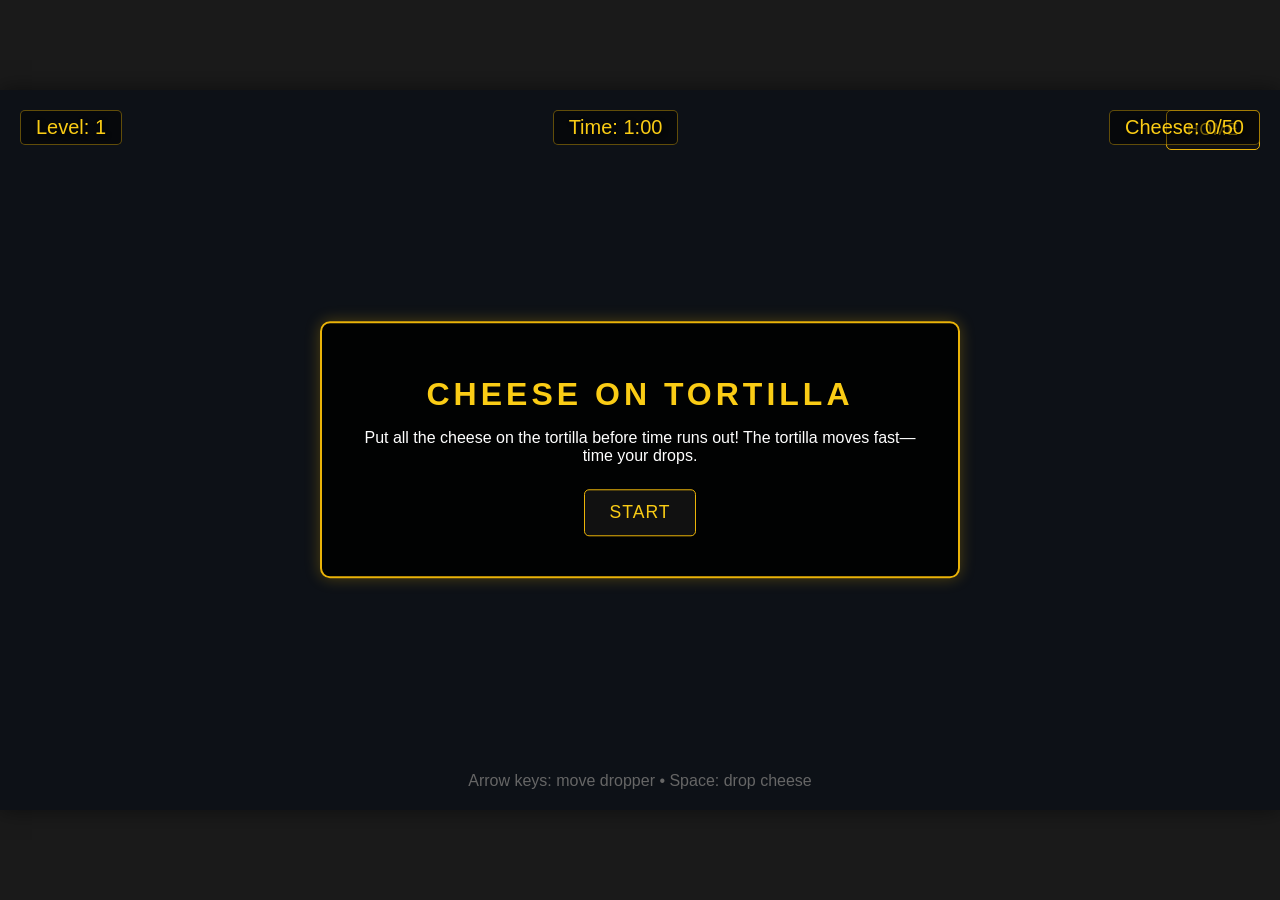
<file: games/cheese-on-tortilla/index.html>
<!DOCTYPE html>
<html lang="en">
<head>
    <meta charset="UTF-8">
    <meta name="viewport" content="width=device-width, initial-scale=1.0, maximum-scale=1.0, user-scalable=no">
    <title>Cheese on Tortilla</title>
    <style>
        body {
            margin: 0;
            padding: 0;
            background-color: #1a1a1a;
            color: #ffffff;
            font-family: 'Segoe UI', Tahoma, Geneva, Verdana, sans-serif;
            overflow: hidden;
            display: flex;
            justify-content: center;
            align-items: center;
            height: 100vh;
            touch-action: none;
        }
        #game-container {
            position: relative;
            width: 1280px;
            height: 720px;
            box-shadow: 0 0 20px rgba(0,0,0,0.5);
            background-color: #0d1117;
        }
        canvas {
            display: block;
            width: 100%;
            height: 100%;
        }
        #ui-layer {
            position: absolute;
            top: 0;
            left: 0;
            width: 100%;
            height: 100%;
            pointer-events: none;
        }
        #ui-layer .menu, #ui-layer .home-btn {
            pointer-events: auto;
        }
        .menu {
            position: absolute;
            top: 50%;
            left: 50%;
            transform: translate(-50%, -50%);
            background: rgba(0, 0, 0, 0.9);
            padding: 2rem;
            border-radius: 10px;
            text-align: center;
            display: none;
            border: 2px solid #eab308;
            box-shadow: 0 0 15px rgba(234, 179, 8, 0.3);
            min-width: 300px;
        }
        .menu.active {
            display: block;
        }
        h1 {
            color: #facc15;
            text-transform: uppercase;
            letter-spacing: 4px;
            margin-bottom: 1rem;
        }
        button {
            background: #111;
            color: #facc15;
            border: 1px solid #eab308;
            padding: 12px 24px;
            margin: 8px;
            border-radius: 5px;
            cursor: pointer;
            font-size: 1.1rem;
            transition: all 0.2s;
            text-transform: uppercase;
            letter-spacing: 1px;
        }
        button:hover {
            background: #eab308;
            color: #000;
            box-shadow: 0 0 10px #eab308;
        }
        #hud {
            position: absolute;
            top: 20px;
            left: 20px;
            right: 20px;
            display: flex;
            justify-content: space-between;
            font-size: 1.25rem;
            color: #facc15;
            text-shadow: 2px 2px 4px rgba(0,0,0,0.8);
        }
        .stat-box {
            background: rgba(0, 0, 0, 0.5);
            padding: 5px 15px;
            border-radius: 5px;
            border: 1px solid rgba(234, 179, 8, 0.4);
        }
        #instructions {
            position: absolute;
            bottom: 20px;
            width: 100%;
            text-align: center;
            color: #666;
            font-size: 1rem;
        }
        .home-btn {
            position: absolute;
            top: 20px;
            right: 20px;
            padding: 10px 20px;
            background: #111;
            color: #facc15;
            border: 1px solid #eab308;
            border-radius: 5px;
            text-decoration: none;
            font-size: 1rem;
            text-transform: uppercase;
            letter-spacing: 1px;
            transition: all 0.2s;
        }
        .home-btn:hover {
            background: #eab308;
            color: #000;
            box-shadow: 0 0 10px #eab308;
        }
    </style>
</head>
<body>
    <div id="game-container">
        <canvas id="gameCanvas"></canvas>
        <div id="ui-layer">
            <a href="../../index.html" class="home-btn">Home</a>
            <div id="hud">
                <div class="stat-box">Level: <span id="level-val">1</span></div>
                <div class="stat-box" id="timer-box">Time: <span id="timer-val">1:00</span></div>
                <div class="stat-box">Cheese: <span id="cheese-val">0/50</span></div>
            </div>
            <div id="start-menu" class="menu active">
                <h1>Cheese on Tortilla</h1>
                <p>Put all the cheese on the tortilla before time runs out! The tortilla moves fast—time your drops.</p>
                <button onclick="game.start()">Start</button>
            </div>
            <div id="level-complete-menu" class="menu">
                <h1>Level Complete!</h1>
                <p>Next level is harder.</p>
                <button onclick="game.nextLevel()">Next Level</button>
            </div>
            <div id="game-over-menu" class="menu">
                <h1 id="game-over-title">Time's Up!</h1>
                <p>You reached Level <span id="final-level">1</span>.</p>
                <button onclick="game.restart()">Try Again</button>
            </div>
            <div id="instructions">Arrow keys: move dropper &bull; Space: drop cheese</div>
        </div>
    </div>

    <script>
        const CANVAS_WIDTH = 1280;
        const CANVAS_HEIGHT = 720;
        const GRAVITY = 900;
        const DROPPER_SPEED = 400;
        const LEVEL_TIME = 60;
        const DROP_COOLDOWN = 0.25;
        const CHEESE_RADIUS = 18;
        const MARGIN = 80;
        const TORTILLA_BASE_WIDTH = 400;
        const TORTILLA_HEIGHT = 24;
        const TORTILLA_Y = CANVAS_HEIGHT - 120;
        const REQUIRE_PCT = 0.75;

        function levelParams(level) {
            const speed = 200 + level * 80;
            const cheeseCount = 50 + (level - 1) * 5;
            const widthPct = Math.max(0.5, 1 - level * 0.03);
            const width = Math.max(120, TORTILLA_BASE_WIDTH * widthPct);
            return { speed, cheeseCount, width };
        }

        class Cheese {
            constructor(x, y) {
                this.x = x;
                this.y = y;
                this.vx = 0;
                this.vy = 0;
                this.radius = CHEESE_RADIUS;
                this.onTortilla = false;
                this.tortillaOffsetX = 0;
            }
        }

        class Game {
            constructor() {
                this.canvas = document.getElementById('gameCanvas');
                this.ctx = this.canvas.getContext('2d');
                this.canvas.width = CANVAS_WIDTH;
                this.canvas.height = CANVAS_HEIGHT;

                this.level = 1;
                this.timeLeft = LEVEL_TIME;
                this.cheeseToPlace = 50;
                this.cheeseLanded = 0;
                this.cheesePieces = [];
                this.dropperX = CANVAS_WIDTH / 2;
                this.dropTimer = 0;
                this.running = false;
                this.gameOver = false;
                this.keys = { left: false, right: false };

                this.tortilla = {
                    x: CANVAS_WIDTH / 2,
                    y: TORTILLA_Y,
                    width: TORTILLA_BASE_WIDTH,
                    height: TORTILLA_HEIGHT,
                    vx: 200,
                    leftLimit: MARGIN,
                    rightLimit: CANVAS_WIDTH - MARGIN
                };

                window.addEventListener('keydown', e => {
                    if (e.key === 'ArrowLeft') this.keys.left = true;
                    if (e.key === 'ArrowRight') this.keys.right = true;
                    if (e.key === ' ') {
                        e.preventDefault();
                        if (this.running && this.dropTimer <= 0 && !this.gameOver && this.cheesePieces.length < this.cheeseToPlace) {
                            this.dropCheese();
                        }
                    }
                });
                window.addEventListener('keyup', e => {
                    if (e.key === 'ArrowLeft') this.keys.left = false;
                    if (e.key === 'ArrowRight') this.keys.right = false;
                });
            }

            resetLevel() {
                const params = levelParams(this.level);
                this.timeLeft = LEVEL_TIME;
                this.cheeseToPlace = params.cheeseCount;
                this.cheeseLanded = 0;
                this.cheesePieces = [];
                this.dropTimer = 0;
                this.tortilla.vx = params.speed * (Math.random() > 0.5 ? 1 : -1);
                this.tortilla.width = params.width;
                this.tortilla.x = (this.tortilla.leftLimit + this.tortilla.rightLimit) / 2;
            }

            dropCheese() {
                const x = Math.max(MARGIN + CHEESE_RADIUS, Math.min(CANVAS_WIDTH - MARGIN - CHEESE_RADIUS, this.dropperX));
                this.cheesePieces.push(new Cheese(x, 50));
                this.dropTimer = DROP_COOLDOWN;
            }

            update(dt) {
                if (this.gameOver) return;

                this.timeLeft -= dt;
                if (this.timeLeft <= 0) {
                    this.timeLeft = 0;
                    this.endGame();
                    return;
                }

                this.dropperX += (this.keys.right ? DROPPER_SPEED : 0) * dt;
                this.dropperX -= (this.keys.left ? DROPPER_SPEED : 0) * dt;
                this.dropperX = Math.max(MARGIN + 20, Math.min(CANVAS_WIDTH - MARGIN - 20, this.dropperX));

                if (this.dropTimer > 0) this.dropTimer -= dt;

                this.tortilla.x += this.tortilla.vx * dt;
                if (this.tortilla.x - this.tortilla.width / 2 <= this.tortilla.leftLimit) {
                    this.tortilla.x = this.tortilla.leftLimit + this.tortilla.width / 2;
                    this.tortilla.vx = Math.abs(this.tortilla.vx);
                }
                if (this.tortilla.x + this.tortilla.width / 2 >= this.tortilla.rightLimit) {
                    this.tortilla.x = this.tortilla.rightLimit - this.tortilla.width / 2;
                    this.tortilla.vx = -Math.abs(this.tortilla.vx);
                }

                for (const c of this.cheesePieces) {
                    if (c.onTortilla) {
                        c.x = this.tortilla.x + c.tortillaOffsetX;
                        continue;
                    }
                    c.vy += GRAVITY * dt;
                    c.x += c.vx * dt;
                    c.y += c.vy * dt;

                    const tortillaLeft = this.tortilla.x - this.tortilla.width / 2;
                    const tortillaRight = this.tortilla.x + this.tortilla.width / 2;
                    const tortillaTop = this.tortilla.y - this.tortilla.height / 2;
                    const cheeseBottom = c.y + c.radius;
                    const cheeseCenterX = c.x;

                    if (c.vy > 0 && cheeseBottom >= tortillaTop - 2 && cheeseBottom <= tortillaTop + this.tortilla.height + 10 &&
                        cheeseCenterX >= tortillaLeft - c.radius && cheeseCenterX <= tortillaRight + c.radius) {
                        c.onTortilla = true;
                        c.tortillaOffsetX = c.x - this.tortilla.x;
                        c.y = tortillaTop - c.radius;
                        c.vy = 0;
                        c.vx = 0;
                    }

                    if (c.y > CANVAS_HEIGHT + c.radius * 2) {
                        c.onTortilla = false;
                    }
                }

                this.cheeseLanded = this.cheesePieces.filter(c => c.onTortilla).length;
                const allDropped = this.cheesePieces.length >= this.cheeseToPlace;
                const required = Math.ceil(this.cheeseToPlace * REQUIRE_PCT);
                if (allDropped && this.cheeseLanded >= required) {
                    this.levelComplete();
                } else if (allDropped && this.cheeseLanded < required) {
                    this.endGame('outOfCheese');
                }

                document.getElementById('level-val').textContent = this.level;
                const mins = Math.floor(this.timeLeft / 60);
                const secs = Math.floor(this.timeLeft % 60);
                document.getElementById('timer-val').textContent = mins + ':' + (secs < 10 ? '0' : '') + secs;
                document.getElementById('cheese-val').textContent = this.cheeseLanded + '/' + this.cheeseToPlace + ' (need ' + required + ')';
                if (this.timeLeft < 15) {
                    document.getElementById('timer-box').style.color = '#ef4444';
                    document.getElementById('timer-box').style.borderColor = '#ef4444';
                } else {
                    document.getElementById('timer-box').style.color = '';
                    document.getElementById('timer-box').style.borderColor = '';
                }
            }

            levelComplete() {
                this.gameOver = true;
                document.getElementById('level-complete-menu').classList.add('active');
            }

            nextLevel() {
                document.getElementById('level-complete-menu').classList.remove('active');
                this.level++;
                this.gameOver = false;
                this.resetLevel();
                this.lastTime = performance.now();
            }

            endGame(reason) {
                this.gameOver = true;
                document.getElementById('game-over-title').textContent =
                    reason === 'outOfCheese' ? "You used all your cheese balls." : "Time's Up!";
                document.getElementById('final-level').textContent = this.level;
                document.getElementById('game-over-menu').classList.add('active');
            }

            draw() {
                this.ctx.fillStyle = '#0d1117';
                this.ctx.fillRect(0, 0, CANVAS_WIDTH, CANVAS_HEIGHT);

                this.ctx.fillStyle = '#d4a574';
                this.ctx.strokeStyle = '#b8864a';
                this.ctx.lineWidth = 3;
                const tx = this.tortilla.x;
                const ty = this.tortilla.y;
                const tw = this.tortilla.width;
                const th = this.tortilla.height;
                this.ctx.beginPath();
                this.ctx.ellipse(tx, ty, tw / 2, th / 2, 0, 0, Math.PI * 2);
                this.ctx.fill();
                this.ctx.stroke();

                for (const c of this.cheesePieces) {
                    if (c.onTortilla) {
                        this.ctx.save();
                        this.ctx.translate(c.x, c.y);
                        this.ctx.fillStyle = '#facc15';
                        this.ctx.strokeStyle = '#ca8a04';
                        this.ctx.lineWidth = 2;
                        this.ctx.beginPath();
                        this.ctx.arc(0, 0, c.radius, 0, Math.PI * 2);
                        this.ctx.fill();
                        this.ctx.stroke();
                        this.ctx.restore();
                    } else {
                        this.ctx.fillStyle = '#fde047';
                        this.ctx.strokeStyle = '#ca8a04';
                        this.ctx.lineWidth = 2;
                        this.ctx.beginPath();
                        this.ctx.arc(c.x, c.y, c.radius, 0, Math.PI * 2);
                        this.ctx.fill();
                        this.ctx.stroke();
                    }
                }

                const nextY = 50 - CHEESE_RADIUS - 6;
                const canDrop = this.running && !this.gameOver && this.cheesePieces.length < this.cheeseToPlace && this.dropTimer <= 0;
                this.ctx.globalAlpha = canDrop ? 0.9 : 0.4;
                this.ctx.fillStyle = '#fde047';
                this.ctx.strokeStyle = '#eab308';
                this.ctx.lineWidth = 2;
                this.ctx.beginPath();
                this.ctx.arc(this.dropperX, nextY, CHEESE_RADIUS, 0, Math.PI * 2);
                this.ctx.fill();
                this.ctx.stroke();
                this.ctx.globalAlpha = 1;

                if (this.gameOver) {
                    this.ctx.fillStyle = 'rgba(0,0,0,0.6)';
                    this.ctx.fillRect(0, 0, CANVAS_WIDTH, CANVAS_HEIGHT);
                }
            }

            start() {
                document.getElementById('start-menu').classList.remove('active');
                this.level = 1;
                this.gameOver = false;
                this.resetLevel();
                this.running = true;
                this.lastTime = performance.now();
                requestAnimationFrame(t => this.loop(t));
            }

            restart() {
                document.getElementById('game-over-menu').classList.remove('active');
                this.level = 1;
                this.gameOver = false;
                this.running = true;
                this.resetLevel();
                this.lastTime = performance.now();
                requestAnimationFrame(t => this.loop(t));
            }

            loop(currentTime) {
                if (!this.running) return;
                const dt = Math.min((currentTime - this.lastTime) / 1000, 0.05);
                this.lastTime = currentTime;
                this.update(dt);
                this.draw();
                requestAnimationFrame(t => this.loop(t));
            }
        }

        const game = new Game();
        window.game = game;
    </script>
</body>
</html>
</file>
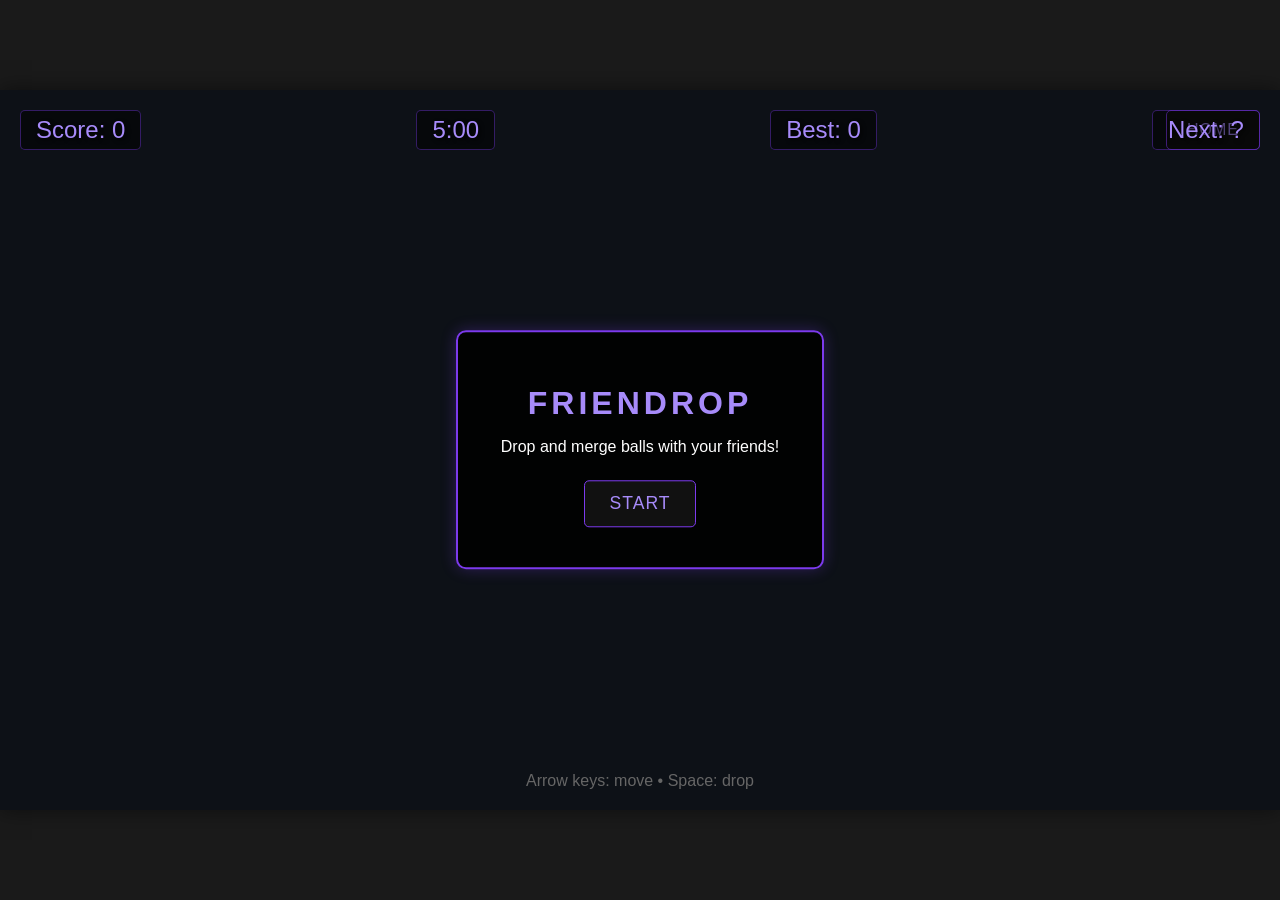
<file: games/friendrop/index.html>
<!DOCTYPE html>
<html lang="en">
<head>
    <meta charset="UTF-8">
    <meta name="viewport" content="width=device-width, initial-scale=1.0, maximum-scale=1.0, user-scalable=no">
    <title>Friendrop</title>
    <style>
        body {
            margin: 0;
            padding: 0;
            background-color: #1a1a1a;
            color: #ffffff;
            font-family: 'Segoe UI', Tahoma, Geneva, Verdana, sans-serif;
            overflow: hidden;
            display: flex;
            justify-content: center;
            align-items: center;
            height: 100vh;
            touch-action: none;
        }
        #game-container {
            position: relative;
            width: 1280px;
            height: 720px;
            box-shadow: 0 0 20px rgba(0,0,0,0.5);
            background-color: #0d1117;
        }
        canvas {
            display: block;
            width: 100%;
            height: 100%;
        }
        #ui-layer {
            position: absolute;
            top: 0;
            left: 0;
            width: 100%;
            height: 100%;
            pointer-events: none;
        }
        #ui-layer .menu {
            pointer-events: auto;
        }
        .menu {
            position: absolute;
            top: 50%;
            left: 50%;
            transform: translate(-50%, -50%);
            background: rgba(0, 0, 0, 0.9);
            padding: 2rem;
            border-radius: 10px;
            text-align: center;
            display: none;
            border: 2px solid #7c3aed;
            box-shadow: 0 0 15px rgba(124, 58, 237, 0.3);
            min-width: 300px;
        }
        .menu.active {
            display: block;
        }
        h1 {
            color: #a78bfa;
            text-transform: uppercase;
            letter-spacing: 4px;
            margin-bottom: 1rem;
        }
        button {
            background: #111;
            color: #a78bfa;
            border: 1px solid #7c3aed;
            padding: 12px 24px;
            margin: 8px;
            border-radius: 5px;
            cursor: pointer;
            font-size: 1.1rem;
            transition: all 0.2s;
            text-transform: uppercase;
            letter-spacing: 1px;
        }
        button:hover {
            background: #7c3aed;
            color: #fff;
            box-shadow: 0 0 10px #7c3aed;
        }
        #hud {
            position: absolute;
            top: 20px;
            left: 20px;
            right: 20px;
            display: flex;
            justify-content: space-between;
            font-size: 1.5rem;
            text-shadow: 2px 2px 4px rgba(0,0,0,0.8);
            color: #a78bfa;
        }
        .stat-box {
            background: rgba(0, 0, 0, 0.5);
            padding: 5px 15px;
            border-radius: 5px;
            border: 1px solid rgba(124, 58, 237, 0.4);
        }
        #instructions {
            position: absolute;
            bottom: 20px;
            width: 100%;
            text-align: center;
            color: #666;
            font-size: 1rem;
        }
        .home-btn {
            position: absolute;
            top: 20px;
            right: 20px;
            padding: 10px 20px;
            background: #111;
            color: #a78bfa;
            border: 1px solid #7c3aed;
            border-radius: 5px;
            text-decoration: none;
            font-size: 1rem;
            text-transform: uppercase;
            letter-spacing: 1px;
            pointer-events: auto;
            transition: all 0.2s;
        }
        .home-btn:hover {
            background: #7c3aed;
            color: #fff;
            box-shadow: 0 0 10px #7c3aed;
        }
    </style>
</head>
<body>
    <div id="game-container">
        <canvas id="gameCanvas"></canvas>
        <div id="ui-layer">
            <a href="../../index.html" class="home-btn">Home</a>
            <div id="hud">
                <div class="stat-box">Score: <span id="score-val">0</span></div>
                <div class="stat-box" id="timer-box"><span id="timer-val">5:00</span></div>
                <div class="stat-box">Best: <span id="high-score-val">0</span></div>
                <div class="stat-box">Next: <span id="next-friend">?</span></div>
            </div>
            <div id="start-menu" class="menu active">
                <h1>Friendrop</h1>
                <p>Drop and merge balls with your friends!</p>
                <button onclick="game.start()">Start</button>
            </div>
            <div id="game-over-menu" class="menu">
                <h1 id="game-over-title">Game Over</h1>
                <p id="aura-msg" style="font-size:1.3rem; margin-bottom:10px;"></p>
                <p>Final Score: <span id="final-score">0</span></p>
                <p style="color:#888;">High Score: <span id="final-high-score">0</span></p>
                <button onclick="game.restart()">Try Again</button>
            </div>
            <div id="instructions">Arrow keys: move &bull; Space: drop</div>
        </div>
    </div>

    <script>
        const CANVAS_WIDTH = 1280;
        const CANVAS_HEIGHT = 720;
        const BOX_X = 440;
        const BOX_Y = 60;
        const BOX_W = 400;
        const BOX_H = 600;
        const GAME_OVER_LINE = 150;
        const DROPPER_SPEED = 350;
        const GRAVITY = 900;
        const REST_THRESHOLD = 3;
        const BOUNCE = 0.3;
        const FRICTION = 0.995;

        const FRIENDS = [
            { name: 'Enric',   path: '../../images/enric.PNG',          baseRadius: 22 },
            { name: 'Callan',  path: '../../images/callan.PNG',         baseRadius: 25 },
            { name: 'Carter',  path: '../../images/carter.PNG',         baseRadius: 30 },
            { name: 'Chinmay', path: '../../images/chinmay.PNG',        baseRadius: 35 },
            { name: 'Cole',    path: '../../images/cole.PNG',           baseRadius: 40 },
            { name: 'Leo',     path: '../../images/leo.PNG',            baseRadius: 45 },
            { name: 'Vivaan',  path: '../../images/vivaan.PNG',         baseRadius: 50 },
            { name: 'Weston',  path: '../../images/weston_profilke.png', baseRadius: 60 }
        ];

        const DROP_COOLDOWN = 0.5; // seconds between drops
        const MAX_SPAWN_TYPE = 4;  // only drop Enric, Callan, Carter, Chinmay randomly
        const GAME_TIME = 300;     // 5 minutes in seconds

        function radiusForFriend(friendType) {
            return FRIENDS[friendType].baseRadius;
        }

        class Ball {
            constructor(x, y, friendType) {
                this.x = x;
                this.y = y;
                this.vx = 0;
                this.vy = 0;
                this.friendType = friendType;
                this.radius = radiusForFriend(friendType);
                this.merged = false;
            }
            isAtRest() {
                return Math.abs(this.vx) < REST_THRESHOLD && Math.abs(this.vy) < REST_THRESHOLD;
            }
        }

        class Game {
            constructor() {
                this.canvas = document.getElementById('gameCanvas');
                this.ctx = this.canvas.getContext('2d');
                this.canvas.width = CANVAS_WIDTH;
                this.canvas.height = CANVAS_HEIGHT;

                this.friendImages = [];
                FRIENDS.forEach(f => {
                    const img = new Image();
                    img.src = f.path;
                    this.friendImages.push(img);
                });

                this.dropperX = BOX_X + BOX_W / 2;
                this.balls = [];
                this.score = 0;
                this.highScore = parseInt(localStorage.getItem('friendrop-highscore')) || 0;
                this.nextFriendType = 0;
                this.running = false;
                this.gameOver = false;
                this.keys = { left: false, right: false };
                this.dropTimer = 0;
                this.timeLeft = GAME_TIME;

                // Screen pop effect state
                this.screenFlash = 0;          // 0-1 flash intensity
                this.popParticles = [];         // explosion particles
                this.screenShake = 0;           // shake timer
                this.westonMerges = 0;          // how many times Westons merged

                document.getElementById('high-score-val').textContent = this.highScore;

                window.addEventListener('keydown', e => {
                    if (e.key === 'ArrowLeft') this.keys.left = true;
                    if (e.key === 'ArrowRight') this.keys.right = true;
                    if (e.key === ' ') {
                        e.preventDefault();
                        if (this.running && this.dropTimer <= 0 && !this.gameOver) {
                            this.dropBall();
                        }
                    }
                });
                window.addEventListener('keyup', e => {
                    if (e.key === 'ArrowLeft') this.keys.left = false;
                    if (e.key === 'ArrowRight') this.keys.right = false;
                });
            }

            dropBall() {
                const r = radiusForFriend(this.nextFriendType);
                const x = Math.max(BOX_X + r, Math.min(BOX_X + BOX_W - r, this.dropperX));
                this.balls.push(new Ball(x, BOX_Y + r + 2, this.nextFriendType));
                this.nextFriendType = Math.floor(Math.random() * MAX_SPAWN_TYPE);
                this.dropTimer = DROP_COOLDOWN;
                document.getElementById('next-friend').textContent = FRIENDS[this.nextFriendType].name;
            }

            update(dt) {
                if (this.gameOver) return;

                this.dropperX += (this.keys.right ? DROPPER_SPEED : 0) * dt;
                this.dropperX -= (this.keys.left ? DROPPER_SPEED : 0) * dt;
                this.dropperX = Math.max(BOX_X + 20, Math.min(BOX_X + BOX_W - 20, this.dropperX));

                this.timeLeft -= dt;
                if (this.timeLeft <= 0) {
                    this.timeLeft = 0;
                    this.endGame();
                    return;
                }

                if (this.dropTimer > 0) this.dropTimer -= dt;

                for (const b of this.balls) {
                    b.vy += GRAVITY * dt;
                    b.vx *= FRICTION;
                    b.vy *= FRICTION;
                    b.x += b.vx * dt;
                    b.y += b.vy * dt;

                    if (b.x - b.radius < BOX_X) {
                        b.x = BOX_X + b.radius;
                        b.vx = -b.vx * BOUNCE;
                    }
                    if (b.x + b.radius > BOX_X + BOX_W) {
                        b.x = BOX_X + BOX_W - b.radius;
                        b.vx = -b.vx * BOUNCE;
                    }
                    if (b.y - b.radius < BOX_Y) {
                        b.y = BOX_Y + b.radius;
                        b.vy = -b.vy * BOUNCE;
                    }
                    if (b.y + b.radius > BOX_Y + BOX_H) {
                        b.y = BOX_Y + BOX_H - b.radius;
                        b.vy = -b.vy * BOUNCE;
                    }
                }

                for (let i = 0; i < this.balls.length; i++) {
                    for (let j = i + 1; j < this.balls.length; j++) {
                        const a = this.balls[i];
                        const b = this.balls[j];
                        if (a.merged || b.merged) continue;
                        let dx = b.x - a.x;
                        let dy = b.y - a.y;
                        let dist = Math.sqrt(dx * dx + dy * dy);
                        if (dist < 0.01) {
                            dx = (Math.random() - 0.5) * 2;
                            dy = -1;
                            dist = Math.sqrt(dx * dx + dy * dy);
                        }
                        const overlap = a.radius + b.radius - dist;
                        if (overlap > 0) {
                            const nx = dx / dist;
                            const ny = dy / dist;
                            const totalMass = a.radius * a.radius + b.radius * b.radius;
                            const aMass = a.radius * a.radius;
                            const bMass = b.radius * b.radius;
                            a.x -= nx * overlap * (bMass / totalMass);
                            a.y -= ny * overlap * (bMass / totalMass);
                            b.x += nx * overlap * (aMass / totalMass);
                            b.y += ny * overlap * (aMass / totalMass);
                            const dvx = b.vx - a.vx;
                            const dvy = b.vy - a.vy;
                            const dn = dvx * nx + dvy * ny;
                            if (dn < 0) {
                                a.vx += (2 * bMass / totalMass) * dn * nx;
                                a.vy += (2 * bMass / totalMass) * dn * ny;
                                b.vx -= (2 * aMass / totalMass) * dn * nx;
                                b.vy -= (2 * aMass / totalMass) * dn * ny;
                            }
                            // nudge so balls roll off instead of stacking
                            const nudge = (Math.random() - 0.5) * 60;
                            a.vx += nudge;
                            b.vx -= nudge;
                        }
                    }
                }

                // merge: two same-friend balls touching → next friend up
                const toMerge = [];
                let westonMerge = false;
                for (let i = 0; i < this.balls.length; i++) {
                    for (let j = i + 1; j < this.balls.length; j++) {
                        const a = this.balls[i];
                        const b = this.balls[j];
                        if (a.merged || b.merged) continue;
                        if (a.friendType !== b.friendType) continue;
                        const dx = b.x - a.x;
                        const dy = b.y - a.y;
                        const dist = Math.sqrt(dx * dx + dy * dy);
                        if (dist < a.radius + b.radius + 4) {
                            if (a.friendType >= FRIENDS.length - 1) {
                                // Two Westons merging — screen pop!
                                westonMerge = true;
                                a.merged = true;
                                b.merged = true;
                            } else {
                                toMerge.push([i, j]);
                                a.merged = true;
                                b.merged = true;
                            }
                            break;
                        }
                    }
                }

                for (const [i, j] of toMerge) {
                    const a = this.balls[i];
                    const b = this.balls[j];
                    const nextType = a.friendType + 1;
                    const mx = (a.x + b.x) / 2;
                    const my = (a.y + b.y) / 2;
                    this.balls.push(new Ball(mx, my, nextType));
                    this.score += (nextType + 1) * 10;
                }
                this.balls = this.balls.filter(b => !b.merged);

                // Weston merge: screen pop + clear board, keep score & time
                if (westonMerge) {
                    this.triggerScreenPop();
                }

                for (const b of this.balls) {
                    if (b.isAtRest() && b.y - b.radius < BOX_Y + GAME_OVER_LINE) {
                        this.endGame();
                        break;
                    }
                }

                document.getElementById('score-val').textContent = this.score;
                const mins = Math.floor(this.timeLeft / 60);
                const secs = Math.floor(this.timeLeft % 60);
                const timerStr = mins + ':' + (secs < 10 ? '0' : '') + secs;
                document.getElementById('timer-val').textContent = timerStr;
                if (this.timeLeft < 30) {
                    document.getElementById('timer-box').style.color = '#ef4444';
                    document.getElementById('timer-box').style.borderColor = '#ef4444';
                } else {
                    document.getElementById('timer-box').style.color = '';
                    document.getElementById('timer-box').style.borderColor = '';
                }
            }

            endGame() {
                this.gameOver = true;
                document.getElementById('final-score').textContent = this.score;
                document.getElementById('game-over-title').textContent = this.timeLeft <= 0 ? "Time's Up!" : 'Game Over';
                const auraEl = document.getElementById('aura-msg');
                if (this.score > this.highScore) {
                    this.highScore = this.score;
                    localStorage.setItem('friendrop-highscore', this.highScore);
                    document.getElementById('high-score-val').textContent = this.highScore;
                    auraEl.textContent = 'You have too much aura.';
                    auraEl.style.color = '#a78bfa';
                } else {
                    auraEl.textContent = 'You do not have enough aura.';
                    auraEl.style.color = '#ef4444';
                }
                document.getElementById('final-high-score').textContent = this.highScore;
                document.getElementById('game-over-menu').classList.add('active');
            }

            triggerScreenPop() {
                this.westonMerges++;
                this.score += 500;  // big bonus for Weston merge
                this.screenFlash = 1.0;
                this.screenShake = 0.6; // seconds of shake

                // Spawn explosion particles from center of the box
                const cx = BOX_X + BOX_W / 2;
                const cy = BOX_Y + BOX_H / 2;
                const colors = ['#a78bfa', '#7c3aed', '#c084fc', '#e879f9', '#f0abfc', '#fbbf24', '#f87171', '#34d399'];
                for (let i = 0; i < 120; i++) {
                    const angle = Math.random() * Math.PI * 2;
                    const speed = 200 + Math.random() * 600;
                    this.popParticles.push({
                        x: cx + (Math.random() - 0.5) * 100,
                        y: cy + (Math.random() - 0.5) * 100,
                        vx: Math.cos(angle) * speed,
                        vy: Math.sin(angle) * speed,
                        life: 0.8 + Math.random() * 0.7,
                        maxLife: 0.8 + Math.random() * 0.7,
                        size: 4 + Math.random() * 10,
                        color: colors[Math.floor(Math.random() * colors.length)]
                    });
                }

                // Clear the board after a short delay (balls fade during flash)
                this.balls = [];
            }

            updateEffects(dt) {
                // Screen flash fade
                if (this.screenFlash > 0) {
                    this.screenFlash = Math.max(0, this.screenFlash - dt * 2.0);
                }
                // Screen shake
                if (this.screenShake > 0) {
                    this.screenShake = Math.max(0, this.screenShake - dt);
                }
                // Particles
                for (const p of this.popParticles) {
                    p.x += p.vx * dt;
                    p.y += p.vy * dt;
                    p.vy += 300 * dt; // gravity on particles
                    p.vx *= 0.98;
                    p.life -= dt;
                }
                this.popParticles = this.popParticles.filter(p => p.life > 0);
            }

            draw() {
                this.ctx.save();
                // Screen shake offset
                if (this.screenShake > 0) {
                    const intensity = this.screenShake * 12;
                    const sx = (Math.random() - 0.5) * intensity;
                    const sy = (Math.random() - 0.5) * intensity;
                    this.ctx.translate(sx, sy);
                }

                this.ctx.fillStyle = '#0d1117';
                this.ctx.fillRect(-10, -10, CANVAS_WIDTH + 20, CANVAS_HEIGHT + 20);

                this.ctx.strokeStyle = '#7c3aed';
                this.ctx.lineWidth = 4;
                this.ctx.strokeRect(BOX_X, BOX_Y, BOX_W, BOX_H);

                this.ctx.setLineDash([8, 8]);
                this.ctx.strokeStyle = 'rgba(239, 68, 68, 0.8)';
                this.ctx.beginPath();
                this.ctx.moveTo(BOX_X, BOX_Y + GAME_OVER_LINE);
                this.ctx.lineTo(BOX_X + BOX_W, BOX_Y + GAME_OVER_LINE);
                this.ctx.stroke();
                this.ctx.setLineDash([]);

                this.ctx.save();
                this.ctx.beginPath();
                this.ctx.rect(BOX_X, BOX_Y, BOX_W, BOX_H);
                this.ctx.clip();

                for (const b of this.balls) {
                    const img = this.friendImages[b.friendType];
                    if (img && img.complete) {
                        this.ctx.save();
                        this.ctx.beginPath();
                        this.ctx.arc(b.x, b.y, b.radius, 0, Math.PI * 2);
                        this.ctx.closePath();
                        this.ctx.clip();
                        this.ctx.drawImage(img, b.x - b.radius, b.y - b.radius, b.radius * 2, b.radius * 2);
                        this.ctx.restore();
                    } else {
                        this.ctx.fillStyle = '#a78bfa';
                        this.ctx.beginPath();
                        this.ctx.arc(b.x, b.y, b.radius, 0, Math.PI * 2);
                        this.ctx.fill();
                    }
                    this.ctx.strokeStyle = '#333';
                    this.ctx.lineWidth = 2;
                    this.ctx.stroke();
                }

                this.ctx.restore();

                const previewR = radiusForFriend(this.nextFriendType);
                const previewY = BOX_Y - previewR - 6;
                const previewImg = this.friendImages[this.nextFriendType];
                if (previewImg && previewImg.complete) {
                    this.ctx.save();
                    this.ctx.globalAlpha = this.dropTimer > 0 ? 0.4 : 0.85;
                    this.ctx.beginPath();
                    this.ctx.arc(this.dropperX, previewY, previewR, 0, Math.PI * 2);
                    this.ctx.closePath();
                    this.ctx.clip();
                    this.ctx.drawImage(previewImg, this.dropperX - previewR, previewY - previewR, previewR * 2, previewR * 2);
                    this.ctx.restore();
                } else {
                    this.ctx.fillStyle = '#a78bfa';
                    this.ctx.globalAlpha = this.dropTimer > 0 ? 0.4 : 0.85;
                    this.ctx.beginPath();
                    this.ctx.arc(this.dropperX, previewY, previewR, 0, Math.PI * 2);
                    this.ctx.fill();
                    this.ctx.globalAlpha = 1;
                }
                this.ctx.strokeStyle = '#7c3aed';
                this.ctx.lineWidth = 2;
                this.ctx.beginPath();
                this.ctx.arc(this.dropperX, previewY, previewR, 0, Math.PI * 2);
                this.ctx.stroke();

                // Draw pop particles
                for (const p of this.popParticles) {
                    const alpha = Math.min(1, p.life / p.maxLife);
                    this.ctx.globalAlpha = alpha;
                    this.ctx.fillStyle = p.color;
                    this.ctx.beginPath();
                    this.ctx.arc(p.x, p.y, p.size * alpha, 0, Math.PI * 2);
                    this.ctx.fill();
                }
                this.ctx.globalAlpha = 1;

                // Screen flash overlay
                if (this.screenFlash > 0) {
                    this.ctx.fillStyle = `rgba(167, 139, 250, ${this.screenFlash * 0.6})`;
                    this.ctx.fillRect(-10, -10, CANVAS_WIDTH + 20, CANVAS_HEIGHT + 20);
                }

                if (this.gameOver) {
                    this.ctx.fillStyle = 'rgba(0,0,0,0.6)';
                    this.ctx.fillRect(0, 0, CANVAS_WIDTH, CANVAS_HEIGHT);
                }

                this.ctx.restore(); // end screen shake transform
            }

            start() {
                document.getElementById('start-menu').classList.remove('active');
                this.running = true;
                this.balls = [];
                this.score = 0;
                this.gameOver = false;
                this.timeLeft = GAME_TIME;
                this.nextFriendType = Math.floor(Math.random() * MAX_SPAWN_TYPE);
                document.getElementById('next-friend').textContent = FRIENDS[this.nextFriendType].name;
                document.getElementById('score-val').textContent = '0';
                this.lastTime = performance.now();
                requestAnimationFrame(t => this.loop(t));
            }

            restart() {
                // Keep score and time, just clear the board
                document.getElementById('game-over-menu').classList.remove('active');
                this.balls = [];
                this.gameOver = false;
                this.dropperX = BOX_X + BOX_W / 2;
                this.dropTimer = 0;
                this.nextFriendType = Math.floor(Math.random() * MAX_SPAWN_TYPE);
                document.getElementById('next-friend').textContent = FRIENDS[this.nextFriendType].name;
                document.getElementById('score-val').textContent = this.score;
                this.lastTime = performance.now();
                if (!this.running) {
                    this.running = true;
                    requestAnimationFrame(t => this.loop(t));
                }
            }

            loop(currentTime) {
                if (!this.running) return;
                const dt = Math.min((currentTime - this.lastTime) / 1000, 0.05);
                this.lastTime = currentTime;
                this.update(dt);
                this.updateEffects(dt);
                this.draw();
                requestAnimationFrame(t => this.loop(t));
            }
        }

        const game = new Game();
        window.game = game;
    </script>
</body>
</html>
</file>
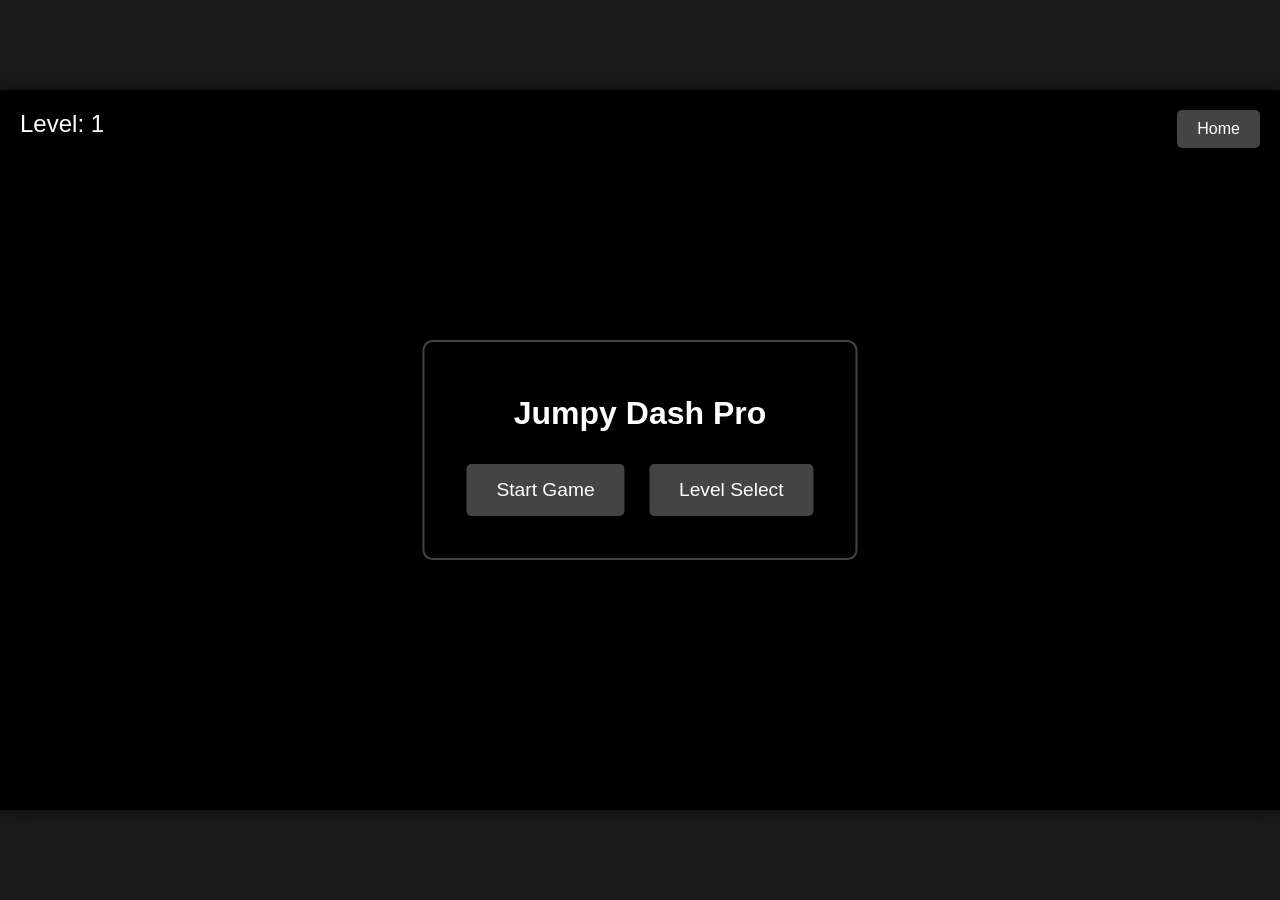
<file: games/jumpy-dash/index.html>
<!DOCTYPE html>
<html lang="en">
<head>
    <meta charset="UTF-8">
    <meta name="viewport" content="width=device-width, initial-scale=1.0, maximum-scale=1.0, user-scalable=no">
    <title>Jumpy Dash Pro</title>
    <style>
        body {
            margin: 0;
            padding: 0;
            background-color: #1a1a1a;
            color: #ffffff;
            font-family: 'Segoe UI', Tahoma, Geneva, Verdana, sans-serif;
            overflow: hidden;
            display: flex;
            justify-content: center;
            align-items: center;
            height: 100vh;
            touch-action: none;
        }
        #game-container {
            position: relative;
            width: 1280px;
            height: 720px;
            box-shadow: 0 0 20px rgba(0,0,0,0.5);
            background-color: #000;
        }
        canvas {
            display: block;
            width: 100%;
            height: 100%;
        }
        #ui-layer {
            position: absolute;
            top: 0;
            left: 0;
            width: 100%;
            height: 100%;
            pointer-events: none;
        }
        .menu {
            position: absolute;
            top: 50%;
            left: 50%;
            transform: translate(-50%, -50%);
            background: rgba(0, 0, 0, 0.9);
            padding: 2rem;
            border-radius: 10px;
            text-align: center;
            pointer-events: auto;
            display: none;
            border: 2px solid #444;
        }
        .menu.active {
            display: block;
        }
        button {
            background: #444;
            color: white;
            border: none;
            padding: 15px 30px;
            margin: 10px;
            border-radius: 5px;
            cursor: pointer;
            font-size: 1.2rem;
            transition: background 0.2s;
        }
        button:hover {
            background: #666;
        }
        #hud {
            position: absolute;
            top: 20px;
            left: 20px;
            font-size: 1.5rem;
            pointer-events: none;
            text-shadow: 2px 2px 4px rgba(0,0,0,0.5);
        }
        .home-btn {
            position: absolute;
            top: 20px;
            right: 20px;
            padding: 10px 20px;
            background: #444;
            color: white;
            border: none;
            border-radius: 5px;
            text-decoration: none;
            font-size: 1rem;
            pointer-events: auto;
            transition: background 0.2s;
        }
        .home-btn:hover {
            background: #666;
        }
    </style>
</head>
<body>
    <div id="game-container">
        <canvas id="gameCanvas"></canvas>
        <div id="ui-layer">
            <a href="../../index.html" class="home-btn">Home</a>
            <div id="hud">Level: 1</div>
            <div id="start-menu" class="menu active">
                <h1>Jumpy Dash Pro</h1>
                <button onclick="game.start()">Start Game</button>
                <button onclick="game.showLevelSelect()">Level Select</button>
            </div>
            <div id="level-menu" class="menu">
                <h1>Select Level</h1>
                <input type="number" id="level-input" min="1" value="1" style="padding: 10px; font-size: 1.2rem; width: 100px; text-align: center; border-radius: 5px; border: none;">
                <br>
                <button onclick="game.startLevel()">Play</button>
                <button onclick="game.showStartMenu()">Back</button>
            </div>
        </div>
    </div>

    <script>
        // --- ENGINE: PHYSICS ---
        class Physics {
            static checkRectCollision(r1, r2) {
                return r1.x < r2.x + r2.w &&
                       r1.x + r1.w > r2.x &&
                       r1.y < r2.y + r2.h &&
                       r1.y + r1.h > r2.y;
            }
            static resolvePlatformCollision(entity, platform) {
                if (this.checkRectCollision(entity, platform)) {
                    if (entity.vy > 0 && entity.y + entity.h - entity.vy <= platform.y + 5) {
                        entity.y = platform.y - entity.h;
                        entity.vy = 0;
                        entity.onGround = true;
                        return true;
                    }
                }
                return false;
            }
        }

        // --- ENGINE: RENDERER ---
        class Renderer {
            constructor(canvasId) {
                this.canvas = document.getElementById(canvasId);
                this.ctx = this.canvas.getContext('2d');
                this.width = 1280;
                this.height = 720;
                this.canvas.width = this.width;
                this.canvas.height = this.height;
            }
            clear() {
                this.ctx.fillStyle = '#000';
                this.ctx.fillRect(0, 0, this.width, this.height);
            }
            drawRect(x, y, w, h, color) {
                this.ctx.fillStyle = color;
                this.ctx.fillRect(x, y, w, h);
            }
            drawTriangle(x, y, w, h, color) {
                this.ctx.fillStyle = color;
                this.ctx.beginPath();
                this.ctx.moveTo(x, y + h);
                this.ctx.lineTo(x + w / 2, y);
                this.ctx.lineTo(x + w, y + h);
                this.ctx.closePath();
                this.ctx.fill();
            }
            drawImage(img, x, y, w, h) {
                if (img && img.complete) {
                    this.ctx.drawImage(img, x, y, w, h);
                } else {
                    this.drawRect(x, y, w, h, '#00ff00');
                }
            }
        }

        // --- ENGINE: AUDIO ---
        class AudioEngine {
            constructor() {
                this.ctx = null;
            }
            init() {
                if (!this.ctx) this.ctx = new (window.AudioContext || window.webkitAudioContext)();
            }
            async playTone(freq, duration, type = 'sine') {
                this.init();
                if (this.ctx.state === 'suspended') await this.ctx.resume();
                const osc = this.ctx.createOscillator();
                const gain = this.ctx.createGain();
                osc.type = type;
                osc.frequency.setValueAtTime(freq, this.ctx.currentTime);
                gain.gain.setValueAtTime(0.1, this.ctx.currentTime);
                gain.gain.exponentialRampToValueAtTime(0.01, this.ctx.currentTime + duration);
                osc.connect(gain);
                gain.connect(this.ctx.destination);
                osc.start();
                osc.stop(this.ctx.currentTime + duration);
            }
            playJump() { this.playTone(440, 0.1, 'square'); }
            playDeath() { this.playTone(100, 0.3, 'sawtooth'); }
            playLevelComplete() { 
                this.playTone(523.25, 0.1); 
                setTimeout(() => this.playTone(659.25, 0.1), 100);
                setTimeout(() => this.playTone(783.99, 0.3), 200);
            }
        }

        // --- GAME: PLAYER ---
        class Player {
            constructor() {
                this.w = 32; this.h = 32;
                this.speed = 400;
                this.jumpForce = -800;
                this.gravity = 2500;
                this.color = '#00ff00';
                this.reset();
                this.image = new Image();
                this.image.src = 'weston_profilke.png';
            }
            reset(x = 100, y = 100) {
                this.x = x; this.y = y;
                this.vx = 0; this.vy = 0;
                this.onGround = false;
                this.isDead = false;
            }
            update(dt, keys, platforms) {
                if (this.isDead) return;
                this.vx = 0;
                if (keys['ArrowLeft'] || keys['a']) this.vx = -this.speed;
                if (keys['ArrowRight'] || keys['d']) this.vx = this.speed;
                this.x += this.vx * dt;
                this.vy += this.gravity * dt;
                this.y += this.vy * dt;
                if ((keys['ArrowUp'] || keys['w'] || keys[' ']) && this.onGround) {
                    this.vy = this.jumpForce;
                    this.onGround = false;
                    return 'jump';
                }
                this.onGround = false;
                for (const p of platforms) Physics.resolvePlatformCollision(this, p);
                if (this.y > 720) this.isDead = true;
                if (this.x < 0) this.x = 0;
                if (this.x + this.w > 1280) this.x = 1280 - this.w;
            }
            draw(renderer) {
                renderer.drawImage(this.image, this.x, this.y, this.w, this.h);
            }
        }

        // --- GAME: LEVEL GENERATOR ---
        class LevelGenerator {
            static MAX_JUMP_HEIGHT = 120;  // standalone has stronger jump (800²/2*2500=128)
            static MAX_JUMP_DIST = 240;    // standalone: 400*0.64*1.0 ≈ 256, use conservative
            static seededRandom(seed) {
                return () => {
                    seed |= 0; seed = (seed + 0x6d2b79f5) | 0;
                    let t = Math.imul(seed ^ (seed >>> 15), 1 | seed);
                    t = (t + Math.imul(t ^ (t >>> 7), 61 | t)) ^ t;
                    return ((t ^ (t >>> 14)) >>> 0) / 4294967296;
                };
            }
            static maxStepUp(gap) {
                const t = gap / 400; // standalone Vx=400
                const h = 800 * t - 1250 * t * t; // standalone Vy=800, g=2500
                return Math.max(0, h - 15);
            }
            static pick(arr, rng) { return arr[Math.floor(rng() * arr.length)]; }
            static randRange(min, max, rng) { return min + rng() * (max - min); }
            static randInt(min, max, rng) { return Math.floor(this.randRange(min, max + 1, rng)); }

            static generateLevel(id) {
                const rng = this.seededRandom(id * 91573 + 48271);
                const archetypes = id <= 3 ? ['gauntlet','platformer','mixed']
                    : id <= 10 ? ['gauntlet','platformer','mixed','zigzag']
                    : id <= 25 ? ['gauntlet','platformer','mixed','zigzag','aerial']
                    : ['gauntlet','platformer','mixed','zigzag','aerial','gapcross'];
                const archetype = this.pick(archetypes, rng);

                const level = { id, start:{x:64,y:500}, goal:{x:1150,y:500}, platforms:[], hazards:[] };
                const t = Math.min(1, (id - 1) / 299);
                const MJH = this.MAX_JUMP_HEIGHT, MJD = this.MAX_JUMP_DIST;
                const diff = {
                    spikeCount: Math.min(18, 3 + Math.floor(id * 0.1)),
                    platformCount: 2 + Math.floor(id * 0.35),
                    movingHazards: Math.min(12, id >= 3 ? 1 + Math.floor((id - 3) / 20) : 0),
                    spikeWidth: Math.max(24, 36 - Math.floor(id * 0.05)),
                    platformMinW: Math.max(50, 180 - id * 0.5),
                    platformMaxW: Math.max(80, 260 - id * 0.4),
                    gapMin: Math.min(MJD - 40, 80 + t * 80), 
                    gapMax: Math.min(MJD, 140 + t * 60),
                };

                const addOrbs = (lvl, d, r, yMin, yMax) => {
                    for (let i = 0; i < d.movingHazards; i++) {
                        let attempts = 0, valid = false, hazard = null;
                        while (!valid && attempts < 50) {
                            attempts++;
                            const x = this.randRange(180, 1060, r);
                            const w = 24;
                            const overlap = lvl.hazards.some(h => x < h.x + h.w + 40 && x + w + 40 > h.x);
                            if (!overlap) {
                                valid = true;
                                hazard = { type:'floating_orb', x, y:this.randRange(yMin,yMax,r), w, h:24, movement:'oscillate', offset:r()*1000 };
                            }
                        }
                        if (valid && hazard) lvl.hazards.push(hazard);
                    }
                };

                if (archetype === 'gauntlet') {
                    level.platforms.push({x:0,y:600,w:1280,h:120});
                    const count = diff.spikeCount + this.randInt(0,3,rng);
                    const spacing = 850 / (count + 1);
                    for (let i = 0; i < count; i++) {
                        const jitter = this.randRange(-spacing*0.3, spacing*0.3, rng);
                        const x = 180 + spacing*(i+1) + jitter;
                        if (x > 130 && x < 1080) level.hazards.push({type:'ground_spike',x,y:572,w:this.randInt(24,diff.spikeWidth+8,rng),h:28});
                    }
                    const jp = this.randInt(1, Math.min(diff.platformCount,4), rng);
                    for (let i = 0; i < jp; i++) level.platforms.push({x:this.randRange(200,1000,rng),y:this.randRange(600-MJH,540,rng),w:this.randRange(80,160,rng),h:20});
                    addOrbs(level,diff,rng,300,520);
                    level.goal = {x:this.randRange(1050,1180,rng), y:568};
                } else if (archetype === 'platformer') {
                    level.platforms.push({x:0,y:600,w:200,h:120});
                    const count = this.randInt(Math.max(3,diff.platformCount-2), diff.platformCount+2, rng);
                    let cx=180, cy=560; const goals=[];
                    for (let i=0;i<count;i++){
                        const gap=this.randRange(diff.gapMin,diff.gapMax,rng);
                        const maxUp=this.maxStepUp(gap);
                        const dy=this.randRange(-Math.min(maxUp,80),40,rng);
                        cx+=gap; cy=Math.max(180,Math.min(570,cy+dy));
                        const pw=this.randRange(diff.platformMinW,diff.platformMaxW,rng);
                        if(cx+pw>1280) break;
                        level.platforms.push({x:cx,y:cy,w:pw,h:20});
                        goals.push({x:cx+pw/2-16,y:cy-34});
                        if(rng()<0.35&&pw>100) level.hazards.push({type:'ground_spike',x:cx+this.randRange(35,pw-60,rng),y:cy-28,w:28,h:28});
                    }
                    addOrbs(level,diff,rng,200,480);
                    level.goal = goals.length ? goals[goals.length-1] : {x:1100,y:568};
                } else if (archetype === 'mixed') {
                    const segs=this.randInt(2,4,rng); let fx=0; const segW=1280/segs;
                    for(let i=0;i<segs;i++){
                        const gapW=i===0?0:this.randRange(60,Math.min(diff.gapMax*0.7,MJD),rng); fx+=gapW;
                        const floorW=segW-gapW;
                        if(fx+floorW<=1300&&floorW>50) level.platforms.push({x:fx,y:600,w:floorW,h:120});
                        fx+=floorW;
                    }
                    for(let i=0;i<diff.spikeCount;i++){
                        const x=this.randRange(160,1060,rng);
                        if(level.platforms.some(p=>p.y===600&&x>=p.x&&x+30<=p.x+p.w))
                            level.hazards.push({type:'ground_spike',x,y:572,w:30,h:28});
                    }
                    for(let i=0;i<this.randInt(2,diff.platformCount,rng);i++)
                        level.platforms.push({x:this.randRange(150,1050,rng),y:this.randRange(600-MJH,530,rng),w:this.randRange(diff.platformMinW,diff.platformMaxW,rng),h:20});
                    addOrbs(level,diff,rng,300,520);
                    if(rng()<0.4&&level.platforms.length>2){const lp=level.platforms[level.platforms.length-1]; level.goal={x:lp.x+lp.w/2,y:lp.y-34};}
                    else level.goal={x:this.randRange(1050,1180,rng),y:568};
                } else if (archetype === 'aerial') {
                    const sy=this.randRange(380,500,rng);
                    level.platforms.push({x:30,y:sy,w:140,h:20}); level.start={x:60,y:sy-34};
                    const count=this.randInt(5,diff.platformCount+3,rng); let cx=160,cy=sy;
                    for(let i=0;i<count;i++){
                        const gap=this.randRange(80,Math.min(diff.gapMax,MJD),rng);
                        const maxUp=this.maxStepUp(gap);
                        const dy=this.randRange(-Math.min(maxUp,80),50,rng);
                        cx+=gap; cy=Math.max(140,Math.min(550,cy+dy));
                        const pw=this.randRange(diff.platformMinW*0.8,diff.platformMaxW*0.8,rng);
                        if(cx+pw>1260) break;
                        level.platforms.push({x:cx,y:cy,w:pw,h:20});
                        if(rng()<0.4&&pw>100) level.hazards.push({type:'ground_spike',x:cx+this.randRange(35,pw-60,rng),y:cy-28,w:26,h:28});
                    }
                    addOrbs(level,diff,rng,150,450);
                    const lp=level.platforms[level.platforms.length-1]; level.goal={x:lp.x+lp.w/2-16,y:lp.y-34};
                } else if (archetype === 'zigzag') {
                    level.platforms.push({x:0,y:600,w:160,h:120});
                    const count=this.randInt(5,diff.platformCount+3,rng); let cx=140, cy=560, goingUp=true;
                    for(let i=0;i<count;i++){
                        const gap=this.randRange(70,130,rng);
                        const maxUp=this.maxStepUp(gap);
                        const step=this.randRange(50,Math.min(maxUp,95),rng);
                        cx+=gap;
                        if(goingUp) cy=Math.max(150,cy-step); else cy=Math.min(560,cy+step);
                        goingUp=!goingUp;
                        const pw=this.randRange(diff.platformMinW,diff.platformMaxW,rng);
                        if(cx+pw>1260) break;
                        level.platforms.push({x:cx,y:cy,w:pw,h:20});
                        if(rng()<0.3&&pw>100) level.hazards.push({type:'ground_spike',x:cx+this.randRange(35,pw-60,rng),y:cy-28,w:28,h:28});
                    }
                    addOrbs(level,diff,rng,200,480);
                    const lp=level.platforms[level.platforms.length-1]; level.goal={x:lp.x+lp.w/2-16,y:lp.y-34};
                } else { // gapcross
                    const gc=this.randInt(3,6,rng); let fx=0;
                    for(let i=0;i<=gc;i++){
                        const fw=this.randRange(100,240,rng);
                        level.platforms.push({x:fx,y:600,w:fw,h:120});
                        if(i>0&&rng()<0.5) level.hazards.push({type:'ground_spike',x:fx+this.randRange(10,Math.max(20,fw-40),rng),y:572,w:28,h:28});
                        fx+=fw;
                        if(i<gc){const gw=this.randRange(Math.min(diff.gapMin*0.8,MJD),Math.min(diff.gapMax*1.1,MJD),rng);
                            if(gw>140||rng()<0.3) level.platforms.push({x:fx+gw*0.4,y:this.randRange(500,570,rng),w:60,h:20});
                            fx+=gw;}
                    }
                    for(let i=0;i<this.randInt(1,3,rng);i++) level.platforms.push({x:this.randRange(200,1000,rng),y:this.randRange(600-MJH,530,rng),w:this.randRange(70,150,rng),h:20});
                    addOrbs(level,diff,rng,300,520);
                    level.goal={x:Math.min(fx-60,1180),y:568};
                }
                return level;
            }
        }

        // --- GAME: MAIN ---
        class Game {
            constructor() {
                this.renderer = new Renderer('gameCanvas');
                this.audio = new AudioEngine();
                this.player = new Player();
                this.currentLevelIndex = 1;
                this.keys = {};
                this.running = false;
                this.lastTime = 0;

                window.addEventListener('keydown', e => this.keys[e.key] = true);
                window.addEventListener('keyup', e => this.keys[e.key] = false);
                this.loadLevel();
            }
            loadLevel() {
                this.level = LevelGenerator.generateLevel(this.currentLevelIndex);
                this.player.reset(this.level.start.x, this.level.start.y);
                document.getElementById('hud').innerText = `Level: ${this.currentLevelIndex}`;
            }
            start() {
                this.audio.init();
                document.getElementById('start-menu').classList.remove('active');
                document.getElementById('level-menu').classList.remove('active');
                this.running = true;
                this.lastTime = performance.now();
                requestAnimationFrame(t => this.loop(t));
            }
            loop(currentTime) {
                if (!this.running) return;
                const dt = Math.min((currentTime - this.lastTime) / 1000, 0.1);
                this.lastTime = currentTime;
                this.update(dt);
                this.draw();
                requestAnimationFrame(t => this.loop(t));
            }
            update(dt) {
                const event = this.player.update(dt, this.keys, this.level.platforms);
                if (event === 'jump') this.audio.playJump();
                for (const h of this.level.hazards) {
                    if (Physics.checkRectCollision(this.player, h)) this.player.isDead = true;
                }
                if (Physics.checkRectCollision(this.player, { ...this.level.goal, w: 32, h: 32 })) {
                    this.audio.playLevelComplete();
                    this.currentLevelIndex++;
                    this.loadLevel();
                }
                if (this.player.isDead) {
                    this.audio.playDeath();
                    this.loadLevel();
                }
                if (this.keys['r']) this.loadLevel();
            }
            draw() {
                this.renderer.clear();
                for (const p of this.level.platforms) this.renderer.drawRect(p.x, p.y, p.w, p.h, '#444');
                for (const h of this.level.hazards) this.renderer.drawTriangle(h.x, h.y, h.w, h.h, '#ff0000');
                this.renderer.drawRect(this.level.goal.x, this.level.goal.y, 32, 32, '#ffff00');
                this.player.draw(this.renderer);
            }
            showLevelSelect() {
                document.getElementById('start-menu').classList.remove('active');
                document.getElementById('level-menu').classList.add('active');
            }
            showStartMenu() {
                document.getElementById('level-menu').classList.remove('active');
                document.getElementById('start-menu').classList.add('active');
            }
            startLevel() {
                const input = document.getElementById('level-input');
                const levelId = parseInt(input.value) || 1;
                this.currentLevelIndex = levelId;
                this.loadLevel();
                this.start();
            }
        }

        const game = new Game();
        window.game = game;
    </script>
</body>
</html>
</file>
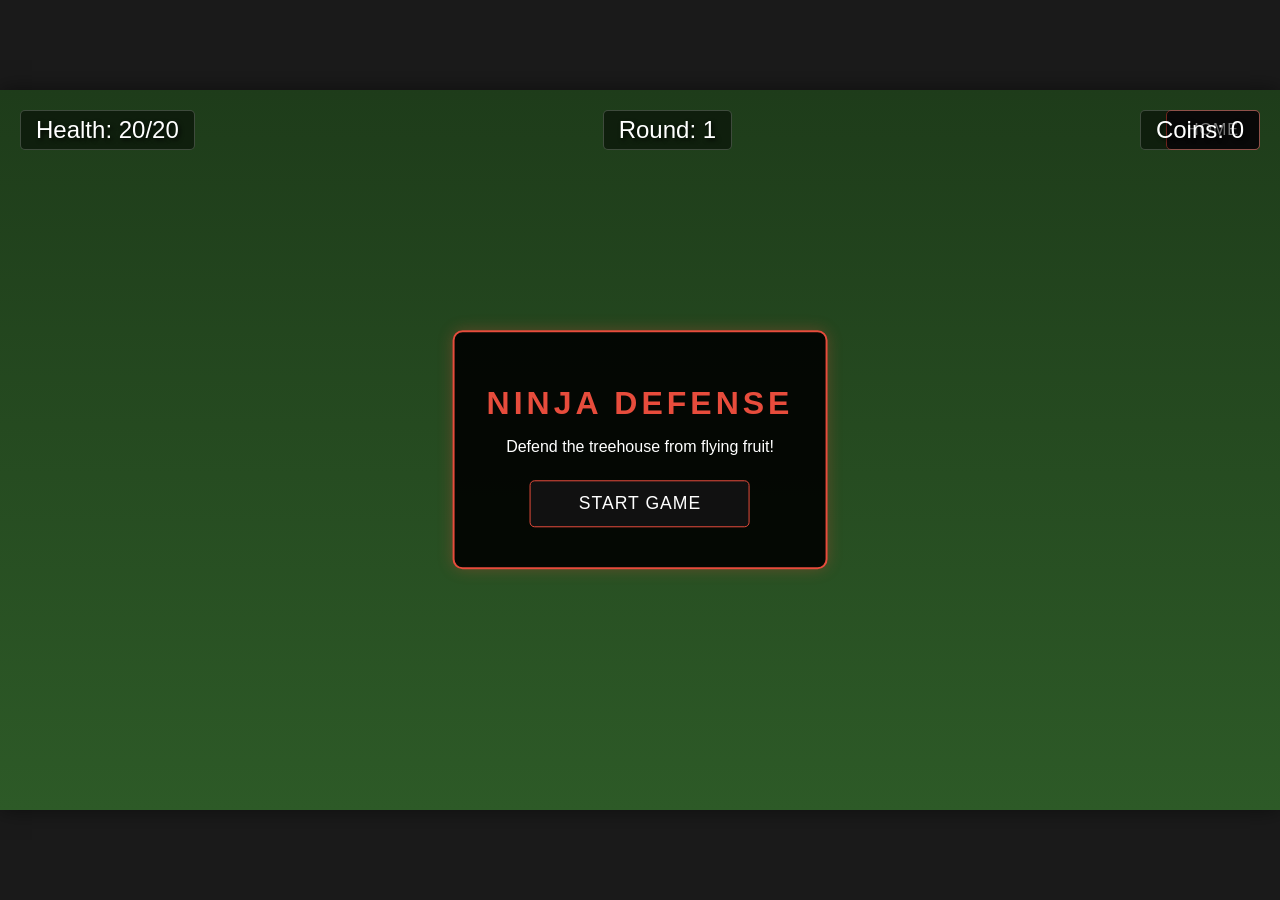
<file: games/ninja-defense/index.html>
<!DOCTYPE html>
<html lang="en">
<head>
    <meta charset="UTF-8">
    <meta name="viewport" content="width=device-width, initial-scale=1.0, maximum-scale=1.0, user-scalable=no">
    <title>Ninja Fruit Defense</title>
    <style>
        body {
            margin: 0;
            padding: 0;
            background-color: #1a1a1a;
            color: #ffffff;
            font-family: 'Segoe UI', Tahoma, Geneva, Verdana, sans-serif;
            overflow: hidden;
            display: flex;
            justify-content: center;
            align-items: center;
            height: 100vh;
            touch-action: none;
        }
        #game-container {
            position: relative;
            width: 1280px;
            height: 720px;
            box-shadow: 0 0 20px rgba(0,0,0,0.5);
            background-color: #2d5a27; /* Jungle green */
            background-image: linear-gradient(to bottom, #1e3c1a, #2d5a27);
        }
        canvas {
            display: block;
            width: 100%;
            height: 100%;
        }
        #ui-layer {
            position: absolute;
            top: 0;
            left: 0;
            width: 100%;
            height: 100%;
            pointer-events: none;
        }
        .menu {
            position: absolute;
            top: 50%;
            left: 50%;
            transform: translate(-50%, -50%);
            background: rgba(0, 0, 0, 0.9);
            padding: 2rem;
            border-radius: 10px;
            text-align: center;
            pointer-events: auto;
            display: none;
            border: 2px solid #e74c3c;
            box-shadow: 0 0 15px rgba(231, 76, 60, 0.3);
            min-width: 300px;
        }
        .menu.active {
            display: block;
        }
        h1 {
            color: #e74c3c;
            text-transform: uppercase;
            letter-spacing: 4px;
            margin-bottom: 1rem;
        }
        button {
            background: #111;
            color: #fff;
            border: 1px solid #e74c3c;
            padding: 12px 24px;
            margin: 8px;
            border-radius: 5px;
            cursor: pointer;
            font-size: 1.1rem;
            transition: all 0.2s;
            text-transform: uppercase;
            letter-spacing: 1px;
            width: 220px;
        }
        button:hover:not(:disabled) {
            background: #e74c3c;
            color: #fff;
            box-shadow: 0 0 10px #e74c3c;
        }
        button:disabled {
            border-color: #555;
            color: #555;
            cursor: not-allowed;
        }
        #hud {
            position: absolute;
            top: 20px;
            left: 20px;
            right: 20px;
            display: flex;
            justify-content: space-between;
            font-size: 1.5rem;
            pointer-events: none;
            text-shadow: 2px 2px 4px rgba(0,0,0,0.8);
            color: #fff;
        }
        .stat-box {
            background: rgba(0, 0, 0, 0.5);
            padding: 5px 15px;
            border-radius: 5px;
            border: 1px solid rgba(255,255,255,0.2);
        }
        #upgrade-menu .upgrade-item {
            display: flex;
            justify-content: space-between;
            align-items: center;
            margin-bottom: 10px;
            background: rgba(255,255,255,0.05);
            padding: 10px;
            border-radius: 5px;
        }
        .upgrade-info {
            text-align: left;
            flex-grow: 1;
        }
        .upgrade-name {
            font-weight: bold;
            color: #f1c40f;
        }
        .upgrade-cost {
            font-size: 0.9rem;
            color: #2ecc71;
        }
        .home-btn {
            position: absolute;
            top: 20px;
            right: 20px;
            padding: 10px 20px;
            background: #111;
            color: #fff;
            border: 1px solid #e74c3c;
            border-radius: 5px;
            text-decoration: none;
            font-size: 1rem;
            text-transform: uppercase;
            letter-spacing: 1px;
            pointer-events: auto;
            transition: all 0.2s;
        }
        .home-btn:hover {
            background: #e74c3c;
            box-shadow: 0 0 10px #e74c3c;
        }
    </style>
</head>
<body>
    <div id="game-container">
        <canvas id="gameCanvas"></canvas>
        <div id="ui-layer">
            <a href="../../index.html" class="home-btn">Home</a>
            <div id="hud">
                <div class="stat-box">Health: <span id="health-val">20</span>/<span id="max-health-val">20</span></div>
                <div class="stat-box">Round: <span id="round-val">1</span></div>
                <div class="stat-box">Coins: <span id="coins-val">0</span></div>
            </div>
            
            <div id="start-menu" class="menu active">
                <h1>Ninja Defense</h1>
                <p>Defend the treehouse from flying fruit!</p>
                <button onclick="game.start()">Start Game</button>
            </div>

            <div id="upgrade-menu" class="menu">
                <h1>Round Complete!</h1>
                <div id="upgrade-list">
                    <!-- Upgrades will be injected here -->
                </div>
                <button onclick="game.nextRound()" style="margin-top: 20px; border-color: #2ecc71;">Next Round</button>
            </div>

            <div id="game-over-menu" class="menu">
                <h1>Game Over</h1>
                <p>The fruit overwhelmed you.</p>
                <p>Final Round: <span id="final-round">1</span></p>
                <button onclick="location.reload()">Try Again</button>
            </div>
        </div>
    </div>

    <script>
        // --- CONSTANTS ---
        const CANVAS_WIDTH = 1280;
        const CANVAS_HEIGHT = 720;
        const TREEHOUSE_X = 100;
        const TREEHOUSE_Y = 360;
        const LAUNCHER_X = 1100;

        // --- UTILS ---
        class Vec2 {
            constructor(x, y) { this.x = x; this.y = y; }
            add(v) { return new Vec2(this.x + v.x, this.y + v.y); }
            sub(v) { return new Vec2(this.x - v.x, this.y - v.y); }
            mul(s) { return new Vec2(this.x * s, this.y * s); }
            mag() { return Math.sqrt(this.x * this.x + this.y * this.y); }
            normalize() {
                const m = this.mag();
                return m > 0 ? new Vec2(this.x / m, this.y / m) : new Vec2(0, 0);
            }
        }

        // --- FRUIT TYPES ---
        const FRUIT_TYPES = {
            APPLE: { name: 'Apple', health: 5, speed: 200, coins: 1, color: '#ff4d4d', radius: 25 },
            ORANGE: { name: 'Orange', health: 12, speed: 250, coins: 2, color: '#ffa500', radius: 28 },
            KIWI: { name: 'Kiwi', health: 18, speed: 350, coins: 3, color: '#8eb021', radius: 22 },
            WATERMELON: { name: 'Watermelon', health: 35, speed: 150, coins: 5, color: '#2ecc71', radius: 40 },
            PINEAPPLE: { name: 'Pineapple', health: 60, speed: 180, coins: 12, color: '#f1c40f', radius: 35 },
            DRAGONFRUIT: { name: 'Dragonfruit', health: 100, speed: 220, coins: 25, color: '#ff00ff', radius: 32 },
            PAPAYA: { name: 'Papaya', health: 50, speed: 400, coins: 20, color: '#f39c12', radius: 30 }
        };

        // --- WEAPON TYPES ---
        const WEAPONS = [
            { id: 0, name: 'Basic Stars', damage: 1, speed: 2.0, range: 1000, color: '#bdc3c7', type: 'projectile', visual: 'star' },
            { id: 1, name: 'Pea Shooter', damage: 2, speed: 3.0, range: 1000, color: '#2ecc71', type: 'projectile', visual: 'pea' },
            { id: 2, name: 'Kunai', damage: 4, speed: 1.5, range: 1000, color: '#7f8c8d', type: 'pierce', visual: 'kunai' },
            { id: 3, name: 'Fireball', damage: 8, speed: 1.0, range: 1000, color: '#e67e22', type: 'aoe', visual: 'fire' },
            { id: 4, name: 'Katana', damage: 15, speed: 1.2, range: 250, color: '#ffffff', type: 'slash', visual: 'blade' }
        ];

        // --- ENGINE: RENDERER ---
        class Renderer {
            constructor(canvasId) {
                this.canvas = document.getElementById(canvasId);
                this.ctx = this.canvas.getContext('2d');
                this.canvas.width = CANVAS_WIDTH;
                this.canvas.height = CANVAS_HEIGHT;
                
                // Load ninja image
                this.ninjaImage = new Image();
                this.ninjaImage.src = '../../images/weston_profilke.png';

                // Load fruit images
                this.fruitImages = {};
                const fruitPaths = {
                    'Apple': '../../images/callan.PNG',
                    'Orange': '../../images/carter.PNG',
                    'Dragonfruit': '../../images/chinmay.PNG',
                    'Kiwi': '../../images/cole.PNG',
                    'Watermelon': '../../images/leo.PNG',
                    'Pineapple': '../../images/vivaan.PNG',
                    'Papaya': '../../images/callan.PNG' // Reuse callan for papaya or pick another
                };
                for (const [name, path] of Object.entries(fruitPaths)) {
                    const img = new Image();
                    img.src = path;
                    this.fruitImages[name] = img;
                }
            }
            clear() {
                // Background
                const grad = this.ctx.createLinearGradient(0, 0, 0, CANVAS_HEIGHT);
                grad.addColorStop(0, '#1e3c1a');
                grad.addColorStop(1, '#2d5a27');
                this.ctx.fillStyle = grad;
                this.ctx.fillRect(0, 0, CANVAS_WIDTH, CANVAS_HEIGHT);
                
                // Ground
                this.ctx.fillStyle = '#1a3316';
                this.ctx.fillRect(0, 600, CANVAS_WIDTH, 120);

                // Wall/Launcher
                this.ctx.fillStyle = '#4a4a4a';
                this.ctx.fillRect(LAUNCHER_X, 100, 180, 500);
                this.ctx.strokeStyle = '#333';
                this.ctx.lineWidth = 5;
                this.ctx.strokeRect(LAUNCHER_X, 100, 180, 500);
            }
            drawTreehouse(x, y) {
                this.ctx.fillStyle = '#5d4037';
                this.ctx.fillRect(x - 40, y + 40, 80, 320); // Trunk
                this.ctx.fillStyle = '#795548';
                this.ctx.fillRect(x - 60, y - 20, 120, 60); // Platform
                this.ctx.strokeStyle = '#3e2723';
                this.ctx.lineWidth = 3;
                this.ctx.strokeRect(x - 60, y - 20, 120, 60);
            }
            drawNinja(x, y, attacking, weapon) {
                this.ctx.save();
                this.ctx.translate(x, y);
                
                if (this.ninjaImage.complete) {
                    // Draw image instead of circles
                    const size = 80;
                    this.ctx.drawImage(this.ninjaImage, -size/2, -size, size, size);
                } else {
                    // Fallback to original body if image not loaded
                    this.ctx.fillStyle = '#000';
                    this.ctx.beginPath();
                    this.ctx.arc(0, -50, 20, 0, Math.PI * 2); // Head
                    this.ctx.fill();
                    this.ctx.fillRect(-15, -30, 30, 40); // Torso
                    
                    // Eyes (Red)
                    this.ctx.fillStyle = '#f00';
                    this.ctx.fillRect(-10, -55, 5, 2);
                    this.ctx.fillRect(5, -55, 5, 2);
                }

                // Weapon visual
                if (weapon) {
                    this.ctx.strokeStyle = weapon.color;
                    this.ctx.lineWidth = 4;
                    if (attacking) {
                        this.ctx.beginPath();
                        this.ctx.moveTo(20, -20);
                        this.ctx.lineTo(60, -40);
                        this.ctx.stroke();
                    } else {
                        this.ctx.beginPath();
                        this.ctx.moveTo(10, -10);
                        this.ctx.lineTo(30, 10);
                        this.ctx.stroke();
                    }
                }
                
                this.ctx.restore();
            }
            drawFruit(fruit) {
                const img = this.fruitImages[fruit.type.name];
                if (img && img.complete) {
                    const size = fruit.type.radius * 2.5; // Slightly larger than the collision radius
                    this.ctx.drawImage(img, fruit.pos.x - size/2, fruit.pos.y - size/2, size, size);
                } else {
                    this.ctx.fillStyle = fruit.type.color;
                    this.ctx.beginPath();
                    this.ctx.arc(fruit.pos.x, fruit.pos.y, fruit.type.radius, 0, Math.PI * 2);
                    this.ctx.fill();
                    this.ctx.strokeStyle = '#fff';
                    this.ctx.lineWidth = 2;
                    this.ctx.stroke();
                }
                
                // Health bar for fruit
                if (fruit.health < fruit.type.health) {
                    const barW = fruit.type.radius * 2;
                    this.ctx.fillStyle = '#000';
                    this.ctx.fillRect(fruit.pos.x - barW/2, fruit.pos.y - fruit.type.radius - 10, barW, 4);
                    this.ctx.fillStyle = '#f00';
                    this.ctx.fillRect(fruit.pos.x - barW/2, fruit.pos.y - fruit.type.radius - 10, barW * (fruit.health / fruit.type.health), 4);
                }
            }
            drawProjectile(p) {
                this.ctx.save();
                this.ctx.translate(p.pos.x, p.pos.y);
                
                if (p.visual === 'star') {
                    this.ctx.shadowBlur = 15;
                    this.ctx.shadowColor = p.color;
                    this.ctx.fillStyle = p.color;
                    this.ctx.beginPath();
                    for (let i = 0; i < 5; i++) {
                        this.ctx.rotate(Math.PI * 2 / 5);
                        this.ctx.lineTo(0, 10);
                        this.ctx.lineTo(2, 2);
                    }
                    this.ctx.fill();
                    this.ctx.shadowBlur = 0;
                } else if (p.visual === 'pea') {
                    this.ctx.fillStyle = '#2ecc71';
                    this.ctx.beginPath();
                    this.ctx.arc(0, 0, 6, 0, Math.PI * 2);
                    this.ctx.fill();
                    this.ctx.fillStyle = '#27ae60';
                    this.ctx.beginPath();
                    this.ctx.arc(-2, -2, 2, 0, Math.PI * 2);
                    this.ctx.fill();
                } else if (p.visual === 'kunai') {
                    this.ctx.fillStyle = p.color;
                    this.ctx.beginPath();
                    this.ctx.moveTo(15, 0);
                    this.ctx.lineTo(-5, -5);
                    this.ctx.lineTo(-5, 5);
                    this.ctx.closePath();
                    this.ctx.fill();
                } else if (p.visual === 'fire') {
                    const grad = this.ctx.createRadialGradient(0, 0, 2, 0, 0, 12);
                    grad.addColorStop(0, '#f1c40f');
                    grad.addColorStop(0.5, '#e67e22');
                    grad.addColorStop(1, 'transparent');
                    this.ctx.fillStyle = grad;
                    this.ctx.beginPath();
                    this.ctx.arc(0, 0, 12, 0, Math.PI * 2);
                    this.ctx.fill();
                } else {
                    this.ctx.fillStyle = p.color;
                    this.ctx.beginPath();
                    this.ctx.arc(0, 0, 5, 0, Math.PI * 2);
                    this.ctx.fill();
                }
                
                this.ctx.restore();
            }
            drawEffect(e) {
                this.ctx.fillStyle = e.color;
                this.ctx.globalAlpha = e.life;
                this.ctx.beginPath();
                this.ctx.arc(e.pos.x, e.pos.y, e.size, 0, Math.PI * 2);
                this.ctx.fill();
                this.ctx.globalAlpha = 1.0;
            }
        }

        // --- GAME CLASSES ---
        class Fruit {
            constructor(type, startY) {
                this.type = type;
                this.pos = new Vec2(LAUNCHER_X, startY);
                this.health = type.health;
                this.dead = false;
                const target = new Vec2(TREEHOUSE_X, TREEHOUSE_Y);
                this.vel = target.sub(this.pos).normalize().mul(type.speed);
            }
            update(dt) {
                this.pos = this.pos.add(this.vel.mul(dt));
                if (this.pos.x < TREEHOUSE_X + 40) {
                    return true; // Hit player
                }
                return false;
            }
        }

        class Projectile {
            constructor(pos, vel, damage, color, type, visual) {
                this.pos = pos;
                this.vel = vel;
                this.damage = damage;
                this.color = color;
                this.type = type;
                this.visual = visual;
                this.dead = false;
                this.hitFruits = new Set();
                this.homingRange = 1200; // Increased range to detect fruit
                this.homingStrength = 10.0; // Increased strength for better locking
            }
            update(dt, fruits) {
                // No more homing/circling - projectiles just go straight through
                this.pos = this.pos.add(this.vel.mul(dt));
                // Disappear only through the "black thing" (launcher/wall)
                if (this.pos.x > LAUNCHER_X + 180 || this.pos.y < -100 || this.pos.y > CANVAS_HEIGHT + 100 || this.pos.x < -100) {
                    this.dead = true;
                }
            }
        }

        class Game {
            constructor() {
                this.renderer = new Renderer('gameCanvas');
                this.player = {
                    health: 20,
                    maxHealth: 20,
                    coins: 0,
                    weaponIndex: 0,
                    attackTimer: 0,
                    attacking: false,
                    damageBonus: 0,
                    speedBonus: 1.0
                };
                this.round = 1;
                this.fruits = [];
                this.projectiles = [];
                this.effects = [];
                this.running = false;
                this.roundActive = false;
                this.fruitsToSpawn = 0;
                this.spawnTimer = 0;
                this.lastTime = 0;
                this.mousePos = new Vec2(LAUNCHER_X, TREEHOUSE_Y);

                window.addEventListener('mousemove', (e) => this.handleMouseMove(e));
                window.addEventListener('mousedown', () => this.handleInput());
                window.addEventListener('keydown', (e) => {
                    if (e.code === 'Space') {
                        e.preventDefault();
                        this.handleInput();
                    }
                });
                window.addEventListener('touchstart', (e) => {
                    e.preventDefault();
                    this.handleInput();
                });
            }

            handleMouseMove(e) {
                const rect = this.renderer.canvas.getBoundingClientRect();
                const scaleX = CANVAS_WIDTH / rect.width;
                const scaleY = CANVAS_HEIGHT / rect.height;
                this.mousePos.x = (e.clientX - rect.left) * scaleX;
                this.mousePos.y = (e.clientY - rect.top) * scaleY;
            }

            handleInput() {
                if (!this.running || !this.roundActive) return;
                this.attack();
            }

            start() {
                document.getElementById('start-menu').classList.remove('active');
                this.running = true;
                this.startRound();
                this.lastTime = performance.now();
                requestAnimationFrame(t => this.loop(t));
            }

            startRound() {
                this.roundActive = true;
                this.player.health = this.player.maxHealth;
                this.updateUI();
                
                // Difficulty scaling
                this.fruitsToSpawn = 5 + this.round * 3;
                this.spawnInterval = Math.max(0.5, 2.0 - (this.round * 0.1));
                this.spawnTimer = 0;
                this.fruits = [];
                this.projectiles = [];
            }

            nextRound() {
                this.round++;
                document.getElementById('upgrade-menu').classList.remove('active');
                this.startRound();
            }

            attack() {
                const weapon = WEAPONS[this.player.weaponIndex];
                if (this.player.attackTimer > 0) return;

                this.player.attacking = true;
                setTimeout(() => this.player.attacking = false, 100);

                const attackSpeed = weapon.speed * this.player.speedBonus;
                this.player.attackTimer = 1.0 / attackSpeed;

                const damage = weapon.damage + this.player.damageBonus;

                if (weapon.type === 'melee' || weapon.type === 'slash') {
                    // Check area in front of player
                    this.fruits.forEach(f => {
                        const dist = f.pos.sub(new Vec2(TREEHOUSE_X, TREEHOUSE_Y)).mag();
                        if (dist < weapon.range) {
                            this.damageFruit(f, damage);
                        }
                    });
                } else {
                    // Launch projectile towards mouse position
                    const startPos = new Vec2(TREEHOUSE_X + 20, TREEHOUSE_Y - 30);
                    const dir = this.mousePos.sub(startPos).normalize();
                    const vel = dir.mul(800);
                    
                    this.projectiles.push(new Projectile(
                        startPos,
                        vel,
                        damage,
                        weapon.color,
                        weapon.type,
                        weapon.visual
                    ));
                }
            }

            damageFruit(fruit, damage) {
                fruit.health -= damage;
                this.effects.push({
                    pos: new Vec2(fruit.pos.x, fruit.pos.y),
                    color: fruit.type.color,
                    size: fruit.type.radius,
                    life: 1.0
                });
                if (fruit.health <= 0) {
                    fruit.dead = true;
                    this.player.coins += fruit.type.coins;
                    this.updateUI();
                }
            }

            spawnFruit() {
                if (this.fruitsToSpawn <= 0) return;
                
                // Pick fruit type based on round
                let types = [FRUIT_TYPES.APPLE];
                if (this.round >= 2) types.push(FRUIT_TYPES.ORANGE);
                if (this.round >= 4) types.push(FRUIT_TYPES.KIWI);
                if (this.round >= 7) types.push(FRUIT_TYPES.WATERMELON);
                if (this.round >= 10) types.push(FRUIT_TYPES.PINEAPPLE);
                if (this.round >= 15) types.push(FRUIT_TYPES.DRAGONFRUIT);
                if (this.round >= 20) types.push(FRUIT_TYPES.PAPAYA);

                const type = types[Math.floor(Math.random() * types.length)];
                const startY = 150 + Math.random() * 400;
                this.fruits.push(new Fruit(type, startY));
                this.fruitsToSpawn--;
            }

            loop(currentTime) {
                if (!this.running) return;
                const dt = Math.min((currentTime - this.lastTime) / 1000, 0.1);
                this.lastTime = currentTime;

                this.update(dt);
                this.draw();
                requestAnimationFrame(t => this.loop(t));
            }

            update(dt) {
                if (!this.roundActive) return;

                if (this.player.attackTimer > 0) {
                    this.player.attackTimer -= dt;
                }

                this.spawnTimer += dt;
                if (this.spawnTimer >= this.spawnInterval) {
                    this.spawnTimer = 0;
                    this.spawnFruit();
                }

                // Update fruits
                for (let i = this.fruits.length - 1; i >= 0; i--) {
                    const f = this.fruits[i];
                    if (f.update(dt)) {
                        this.player.health--;
                        this.updateUI();
                        this.fruits.splice(i, 1);
                        if (this.player.health <= 0) this.gameOver();
                        continue;
                    }
                    if (f.dead) {
                        this.fruits.splice(i, 1);
                    }
                }

                // Collision with fruits
                for (let j = this.projectiles.length - 1; j >= 0; j--) {
                    const p = this.projectiles[j];
                    p.update(dt, this.fruits);
                    
                    // Collision with fruits
                    this.fruits.forEach(f => {
                        if (p.hitFruits.has(f)) return;
                        const dist = p.pos.sub(f.pos).mag();
                        if (dist < f.type.radius + 5) {
                            this.damageFruit(f, p.damage);
                            p.hitFruits.add(f);
                            
                            if (p.type === 'aoe') {
                                // Splash damage
                                this.fruits.forEach(otherF => {
                                    if (otherF !== f) {
                                        const splashDist = p.pos.sub(otherF.pos).mag();
                                        if (splashDist < 100) {
                                            this.damageFruit(otherF, p.damage / 2);
                                        }
                                    }
                                });
                            }
                            // Projectiles now always go through the target and disappear into the wall
                        }
                    });

                    if (p.dead) this.projectiles.splice(j, 1);
                }

                // Update effects
                for (let i = this.effects.length - 1; i >= 0; i--) {
                    this.effects[i].life -= dt * 3;
                    if (this.effects[i].life <= 0) this.effects.splice(i, 1);
                }

                // Check round end
                if (this.fruitsToSpawn <= 0 && this.fruits.length === 0) {
                    this.roundComplete();
                }
            }

            draw() {
                this.renderer.clear();
                this.renderer.drawTreehouse(TREEHOUSE_X, TREEHOUSE_Y);
                
                // Draw aim indicator (little gray thing)
                this.renderer.ctx.fillStyle = 'rgba(189, 195, 199, 0.5)';
                this.renderer.ctx.beginPath();
                this.renderer.ctx.arc(this.mousePos.x, this.mousePos.y, 10, 0, Math.PI * 2);
                this.renderer.ctx.fill();
                this.renderer.ctx.strokeStyle = '#bdc3c7';
                this.renderer.ctx.lineWidth = 2;
                this.renderer.ctx.stroke();

                const weapon = WEAPONS[this.player.weaponIndex];
                this.renderer.drawNinja(TREEHOUSE_X, TREEHOUSE_Y, this.player.attacking, weapon);

                this.fruits.forEach(f => this.renderer.drawFruit(f));
                this.projectiles.forEach(p => this.renderer.drawProjectile(p));
                this.effects.forEach(e => this.renderer.drawEffect(e));
            }

            updateUI() {
                document.getElementById('health-val').innerText = Math.max(0, this.player.health);
                document.getElementById('max-health-val').innerText = this.player.maxHealth;
                document.getElementById('round-val').innerText = this.round;
                document.getElementById('coins-val').innerText = this.player.coins;
            }

            roundComplete() {
                this.roundActive = false;
                this.showUpgrades();
            }

            showUpgrades() {
                const menu = document.getElementById('upgrade-menu');
                const list = document.getElementById('upgrade-list');
                list.innerHTML = '';

                const upgrades = [
                    { name: 'Max Health', cost: 10 + this.player.maxHealth, action: () => {
                        this.player.maxHealth += 5;
                        this.player.health = this.player.maxHealth;
                    }},
                    { name: 'Attack Damage', cost: 15 + this.player.damageBonus * 10, action: () => {
                        this.player.damageBonus += 1;
                    }},
                    { name: 'Attack Speed', cost: 20 + Math.floor((this.player.speedBonus - 1) * 100), action: () => {
                        this.player.speedBonus += 0.1;
                    }}
                ];

                // Check for weapon unlock
                if (this.player.weaponIndex < WEAPONS.length - 1) {
                    const nextWeapon = WEAPONS[this.player.weaponIndex + 1];
                    upgrades.push({
                        name: `Unlock ${nextWeapon.name}`,
                        cost: 50 * (this.player.weaponIndex + 1),
                        action: () => {
                            this.player.weaponIndex++;
                        }
                    });
                }

                upgrades.forEach(up => {
                    const div = document.createElement('div');
                    div.className = 'upgrade-item';
                    div.innerHTML = `
                        <div class="upgrade-info">
                            <div class="upgrade-name">${up.name}</div>
                            <div class="upgrade-cost">Cost: ${up.cost} coins</div>
                        </div>
                        <button onclick="game.buyUpgrade(${up.cost}, ${upgrades.indexOf(up)})" ${this.player.coins < up.cost ? 'disabled' : ''}>Buy</button>
                    `;
                    list.appendChild(div);
                });

                this.upgrades = upgrades; // Store for buyUpgrade
                menu.classList.add('active');
            }

            buyUpgrade(cost, index) {
                if (this.player.coins >= cost) {
                    this.player.coins -= cost;
                    this.upgrades[index].action();
                    this.updateUI();
                    this.showUpgrades(); // Refresh list
                }
            }

            gameOver() {
                this.roundActive = false;
                document.getElementById('final-round').innerText = this.round;
                document.getElementById('game-over-menu').classList.add('active');
            }
        }

        const game = new Game();
        window.game = game;
    </script>
</body>
</html>
</file>
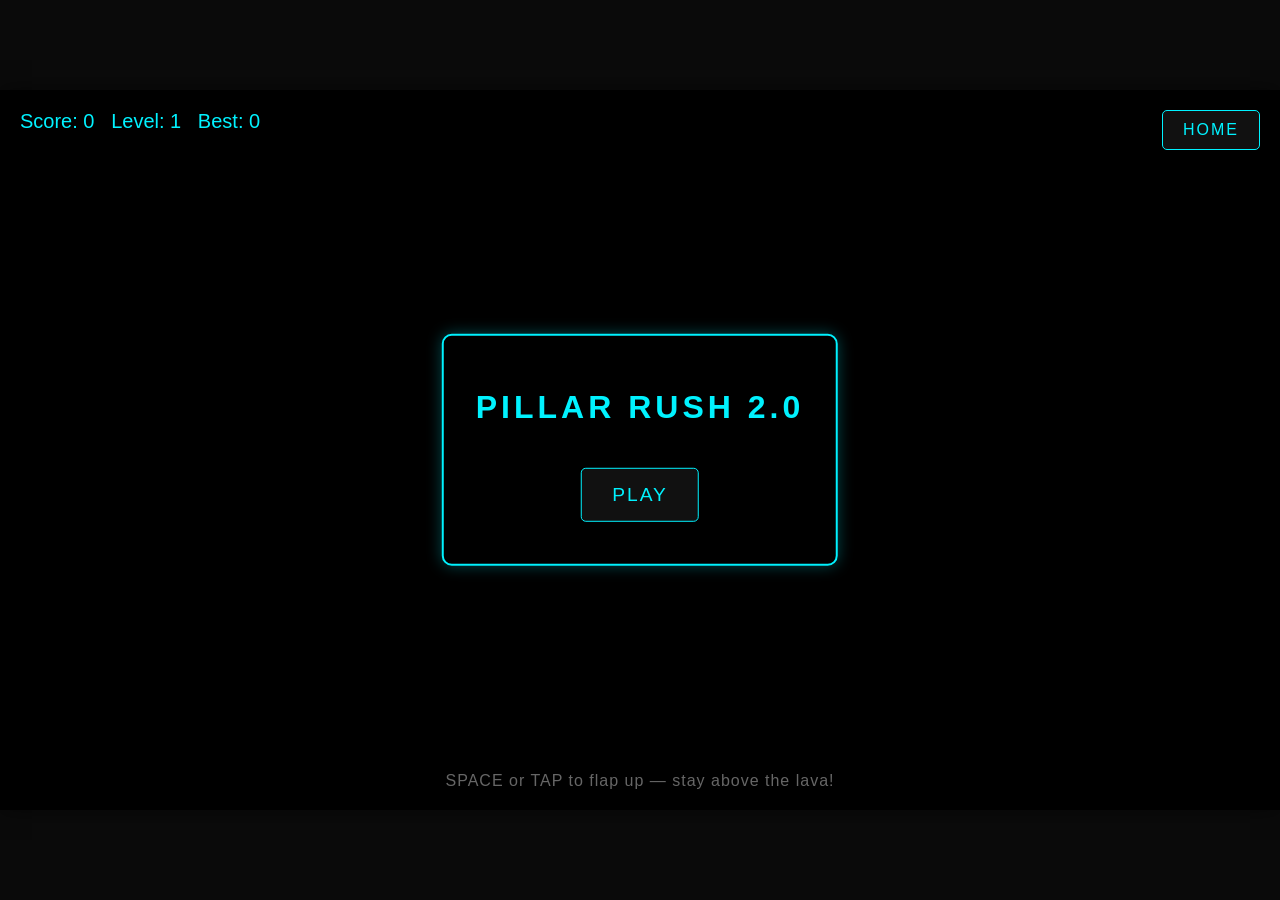
<file: games/pillar-rush-2/index.html>
<!DOCTYPE html>
<html lang="en">
<head>
    <meta charset="UTF-8">
    <meta name="viewport" content="width=device-width, initial-scale=1.0, maximum-scale=1.0, user-scalable=no">
    <title>Pillar Rush 2.0</title>
    <style>
        body {
            margin: 0;
            padding: 0;
            background-color: #0a0a0a;
            color: #ffffff;
            font-family: 'Segoe UI', Tahoma, Geneva, Verdana, sans-serif;
            overflow: hidden;
            display: flex;
            justify-content: center;
            align-items: center;
            height: 100vh;
            touch-action: none;
        }
        #game-container {
            position: relative;
            width: 1280px;
            height: 720px;
            box-shadow: 0 0 20px rgba(0,0,0,0.5);
            background-color: #000;
        }
        canvas {
            display: block;
            width: 100%;
            height: 100%;
        }
        #ui-layer {
            position: absolute;
            top: 0;
            left: 0;
            width: 100%;
            height: 100%;
            pointer-events: none;
        }
        #ui-layer .menu {
            pointer-events: auto;
        }
        .menu {
            position: absolute;
            top: 50%;
            left: 50%;
            transform: translate(-50%, -50%);
            background: rgba(0, 0, 0, 0.9);
            padding: 2rem;
            border-radius: 10px;
            text-align: center;
            display: none;
            border: 2px solid #00f2ff;
            box-shadow: 0 0 15px rgba(0, 242, 255, 0.3);
        }
        .menu.active {
            display: block;
        }
        h1 {
            color: #00f2ff;
            text-transform: uppercase;
            letter-spacing: 4px;
            margin-bottom: 2rem;
        }
        button {
            background: #111;
            color: #00f2ff;
            border: 1px solid #00f2ff;
            padding: 15px 30px;
            margin: 10px;
            border-radius: 5px;
            cursor: pointer;
            font-size: 1.2rem;
            transition: all 0.2s;
            text-transform: uppercase;
            letter-spacing: 2px;
        }
        button:hover {
            background: #00f2ff;
            color: #000;
            box-shadow: 0 0 10px #00f2ff;
        }
        #hud {
            position: absolute;
            top: 20px;
            left: 20px;
            font-size: 1.25rem;
            pointer-events: none;
            text-shadow: 2px 2px 4px rgba(0,0,0,0.5);
            color: #00f2ff;
        }
        #instructions {
            position: absolute;
            bottom: 20px;
            width: 100%;
            text-align: center;
            color: #666;
            font-size: 1rem;
            letter-spacing: 1px;
        }
        .home-btn {
            position: absolute;
            top: 20px;
            right: 20px;
            padding: 10px 20px;
            background: #111;
            color: #00f2ff;
            border: 1px solid #00f2ff;
            border-radius: 5px;
            text-decoration: none;
            font-size: 1rem;
            text-transform: uppercase;
            letter-spacing: 2px;
            pointer-events: auto;
            transition: all 0.2s;
        }
        .home-btn:hover {
            background: #00f2ff;
            color: #000;
            box-shadow: 0 0 10px #00f2ff;
        }
    </style>
</head>
<body>
    <div id="game-container">
        <canvas id="gameCanvas"></canvas>
        <div id="ui-layer">
            <a href="../../index.html" class="home-btn">Home</a>
            <div id="hud">Score: 0 &nbsp; Level: 1 &nbsp; Best: 0</div>
            <div id="start-menu" class="menu active">
                <h1>Pillar Rush 2.0</h1>
                <button onclick="game.start()">Play</button>
            </div>
            <div id="gameover-menu" class="menu">
                <h1>Game Over</h1>
                <p id="gameover-score" style="color: #00f2ff; margin-bottom: 1rem;">Score: 0</p>
                <button onclick="game.restart()">Play Again</button>
            </div>
            <div id="instructions">SPACE or TAP to flap up — stay above the lava!</div>
        </div>
    </div>

    <script>
        const STORAGE_KEY = 'pillarRush2Best';
        const LAVA_RISE_RATE = 14;
        const PILLARS_PER_LEVEL = 5;
        const PLAYER_X = 150;
        const PLAYER_W = 40;
        const PLAYER_H = 40;
        const GAP_BASE = 220;
        const GAP_MIN = 120;
        const SPACING_BASE = 420;
        const SPACING_MIN = 280;
        const SCROLL_BASE = 380;
        const SCROLL_MAX = 520;
        const PILLAR_WIDTH = 70;
        const FIRST_PILLAR_OFFSET = 400;

        function getBest() {
            const v = localStorage.getItem(STORAGE_KEY);
            return v === null ? 0 : parseInt(v, 10);
        }
        function setBest(n) {
            localStorage.setItem(STORAGE_KEY, String(n));
        }

        function checkRectCollision(r1, r2) {
            return r1.x < r2.x + r2.w &&
                   r1.x + r1.w > r2.x &&
                   r1.y < r2.y + r2.h &&
                   r1.y + r1.h > r2.y;
        }

        class Renderer {
            constructor(canvasId) {
                this.canvas = document.getElementById(canvasId);
                this.ctx = this.canvas.getContext('2d');
                this.width = 1280;
                this.height = 720;
                this.canvas.width = this.width;
                this.canvas.height = this.height;
                this.playerImg = new Image();
                this.playerImg.src = '../../images/weston_profilke.png';
            }
            clear() {
                this.ctx.fillStyle = '#050505';
                this.ctx.fillRect(0, 0, this.width, this.height);
                this.ctx.strokeStyle = '#111';
                this.ctx.lineWidth = 1;
                for (let x = 0; x < this.width; x += 80) {
                    this.ctx.beginPath();
                    this.ctx.moveTo(x, 0);
                    this.ctx.lineTo(x, this.height);
                    this.ctx.stroke();
                }
                for (let y = 0; y < this.height; y += 80) {
                    this.ctx.beginPath();
                    this.ctx.moveTo(0, y);
                    this.ctx.lineTo(this.width, y);
                    this.ctx.stroke();
                }
            }
            drawLava(lavaY) {
                if (lavaY >= this.height) return;
                const g = this.ctx.createLinearGradient(0, lavaY, 0, this.height);
                g.addColorStop(0, '#ff4500');
                g.addColorStop(0.5, '#cc3300');
                g.addColorStop(1, '#8b0000');
                this.ctx.fillStyle = g;
                this.ctx.shadowBlur = 20;
                this.ctx.shadowColor = '#ff4500';
                this.ctx.fillRect(0, lavaY, this.width, this.height - lavaY);
                this.ctx.shadowBlur = 0;
            }
            drawPillar(screenX, topH, gapY, gapHeight, w) {
                const color = '#00f2ff';
                this.ctx.fillStyle = color;
                this.ctx.shadowBlur = 12;
                this.ctx.shadowColor = color;
                this.ctx.fillRect(screenX, 0, w, topH);
                this.ctx.fillRect(screenX, gapY + gapHeight, w, this.height - (gapY + gapHeight));
                this.ctx.shadowBlur = 0;
            }
            drawPlayer(x, y, w, h, time) {
                this.ctx.shadowBlur = 18;
                const hue = (time * 80) % 360;
                this.ctx.shadowColor = `hsl(${hue}, 100%, 50%)`;
                if (this.playerImg.complete) {
                    this.ctx.drawImage(this.playerImg, x, y, w, h);
                } else {
                    this.ctx.fillStyle = '#00f2ff';
                    this.ctx.beginPath();
                    this.ctx.moveTo(x, y + h / 2);
                    this.ctx.lineTo(x + w, y + h / 2 - 12);
                    this.ctx.lineTo(x + w, y + h / 2 + 12);
                    this.ctx.closePath();
                    this.ctx.fill();
                }
                this.ctx.shadowBlur = 0;
            }
        }

        class Game {
            constructor() {
                this.renderer = new Renderer('gameCanvas');
                this.state = 'idle';
                this.score = 0;
                this.level = 1;
                this.best = getBest();
                this.pillars = [];
                this.nextSpawnX = 0;
                this.worldOffset = 0;
                this.lavaY = this.renderer.height;
                this.playerY = 360 - PLAYER_H / 2;
                this.playerVy = 0;
                this.gravity = 1400;
                this.flapImpulse = -420;
                this.lastTime = 0;
                this.running = false;

                window.addEventListener('keydown', (e) => {
                    if (e.key === ' ') {
                        e.preventDefault();
                        this.flap();
                    }
                });
                window.addEventListener('touchstart', (e) => {
                    e.preventDefault();
                    this.flap();
                });
            }

            flap() {
                if (this.state === 'playing') {
                    this.playerVy = this.flapImpulse;
                }
                if (this.state === 'gameover') {
                    this.restart();
                }
            }

            getScrollSpeed() {
                const t = Math.min(1, (this.level - 1) / 20);
                return SCROLL_BASE + t * (SCROLL_MAX - SCROLL_BASE);
            }
            getGapHeight() {
                const t = Math.min(1, (this.level - 1) / 15);
                return Math.max(GAP_MIN, GAP_BASE - t * (GAP_BASE - GAP_MIN));
            }
            getSpacing() {
                const t = Math.min(1, (this.level - 1) / 12);
                return Math.max(SPACING_MIN, SPACING_BASE - t * (SPACING_BASE - SPACING_MIN));
            }

            spawnPillar() {
                const gapHeight = this.getGapHeight();
                const gapY = 80 + Math.random() * (720 - 160 - gapHeight);
                this.pillars.push({
                    x: this.nextSpawnX,
                    gapY,
                    gapHeight,
                    w: PILLAR_WIDTH,
                    scored: false
                });
                this.nextSpawnX += this.getSpacing();
            }

            start() {
                document.getElementById('start-menu').classList.remove('active');
                document.getElementById('gameover-menu').classList.remove('active');
                this.state = 'playing';
                this.score = 0;
                this.level = 1;
                this.pillars = [];
                this.worldOffset = 0;
                this.lavaY = this.renderer.height;
                this.nextSpawnX = PLAYER_X + FIRST_PILLAR_OFFSET;
                this.playerY = 360 - PLAYER_H / 2;
                this.playerVy = 0;
                this.lastTime = performance.now();
                this.running = true;
                this.updateHud();
                requestAnimationFrame((t) => this.loop(t));
            }

            restart() {
                this.start();
            }

            loop(currentTime) {
                if (!this.running) return;
                const dt = Math.min((currentTime - this.lastTime) / 1000, 0.1);
                this.lastTime = currentTime;
                if (this.state === 'playing') {
                    this.update(dt);
                }
                this.draw();
                requestAnimationFrame((t) => this.loop(t));
            }

            update(dt) {
                const scroll = this.getScrollSpeed() * dt;
                this.worldOffset += scroll;

                this.playerVy += this.gravity * dt;
                this.playerY += this.playerVy * dt;

                if (this.playerY < 0) {
                    this.playerY = 0;
                    this.playerVy = 0;
                }
                if (this.playerY + PLAYER_H > this.renderer.height) {
                    this.die();
                    return;
                }

                this.lavaY -= LAVA_RISE_RATE * dt;
                if (this.lavaY < 0) this.lavaY = 0;
                if (this.playerY + PLAYER_H >= this.lavaY) {
                    this.die();
                    return;
                }

                const playerWorldX = this.worldOffset + PLAYER_X;
                const playerRect = { x: playerWorldX, y: this.playerY, w: PLAYER_W, h: PLAYER_H };

                while (this.pillars.length > 0 && this.pillars[0].x + this.pillars[0].w < this.worldOffset - 50) {
                    this.pillars.shift();
                }

                while (this.nextSpawnX - this.worldOffset < this.renderer.width + 200) {
                    this.spawnPillar();
                }

                for (const p of this.pillars) {
                    const screenX = p.x - this.worldOffset;
                    if (screenX + p.w < 0) continue;

                    if (!p.scored && p.x + p.w < playerWorldX) {
                        p.scored = true;
                        this.score++;
                        if (this.score % PILLARS_PER_LEVEL === 0) {
                            this.level++;
                        }
                    }

                    const topRect = { x: p.x, y: 0, w: p.w, h: p.gapY };
                    const botRect = { x: p.x, y: p.gapY + p.gapHeight, w: p.w, h: 720 - (p.gapY + p.gapHeight) };
                    if (checkRectCollision(playerRect, topRect) || checkRectCollision(playerRect, botRect)) {
                        this.die();
                        return;
                    }
                }

                if (this.score > this.best) {
                    this.best = this.score;
                    setBest(this.best);
                }
            }

            die() {
                this.state = 'gameover';
                document.getElementById('gameover-score').textContent = 'Score: ' + this.score;
                document.getElementById('gameover-menu').classList.add('active');
                this.updateHud();
            }

            updateHud() {
                document.getElementById('hud').innerHTML =
                    'Score: ' + this.score + ' &nbsp; Level: ' + this.level + ' &nbsp; Best: ' + this.best;
            }

            draw() {
                this.renderer.clear();
                this.renderer.drawLava(this.lavaY);

                for (const p of this.pillars) {
                    const screenX = p.x - this.worldOffset;
                    if (screenX + p.w >= 0 && screenX <= this.renderer.width) {
                        this.renderer.drawPillar(screenX, p.gapY, p.gapY, p.gapHeight, p.w);
                    }
                }

                this.renderer.drawPlayer(PLAYER_X, this.playerY, PLAYER_W, PLAYER_H, this.lastTime / 1000);

                if (this.state === 'gameover') {
                    this.renderer.ctx.fillStyle = 'rgba(255, 0, 0, 0.25)';
                    this.renderer.ctx.fillRect(0, 0, this.renderer.width, this.renderer.height);
                    this.renderer.ctx.fillStyle = '#fff';
                    this.renderer.ctx.font = 'bold 36px sans-serif';
                    this.renderer.ctx.textAlign = 'center';
                    this.renderer.ctx.fillText('SPACE or TAP to play again', this.renderer.width / 2, 380);
                }

                this.updateHud();
            }
        }

        const game = new Game();
        window.game = game;
    </script>
</body>
</html>
</file>
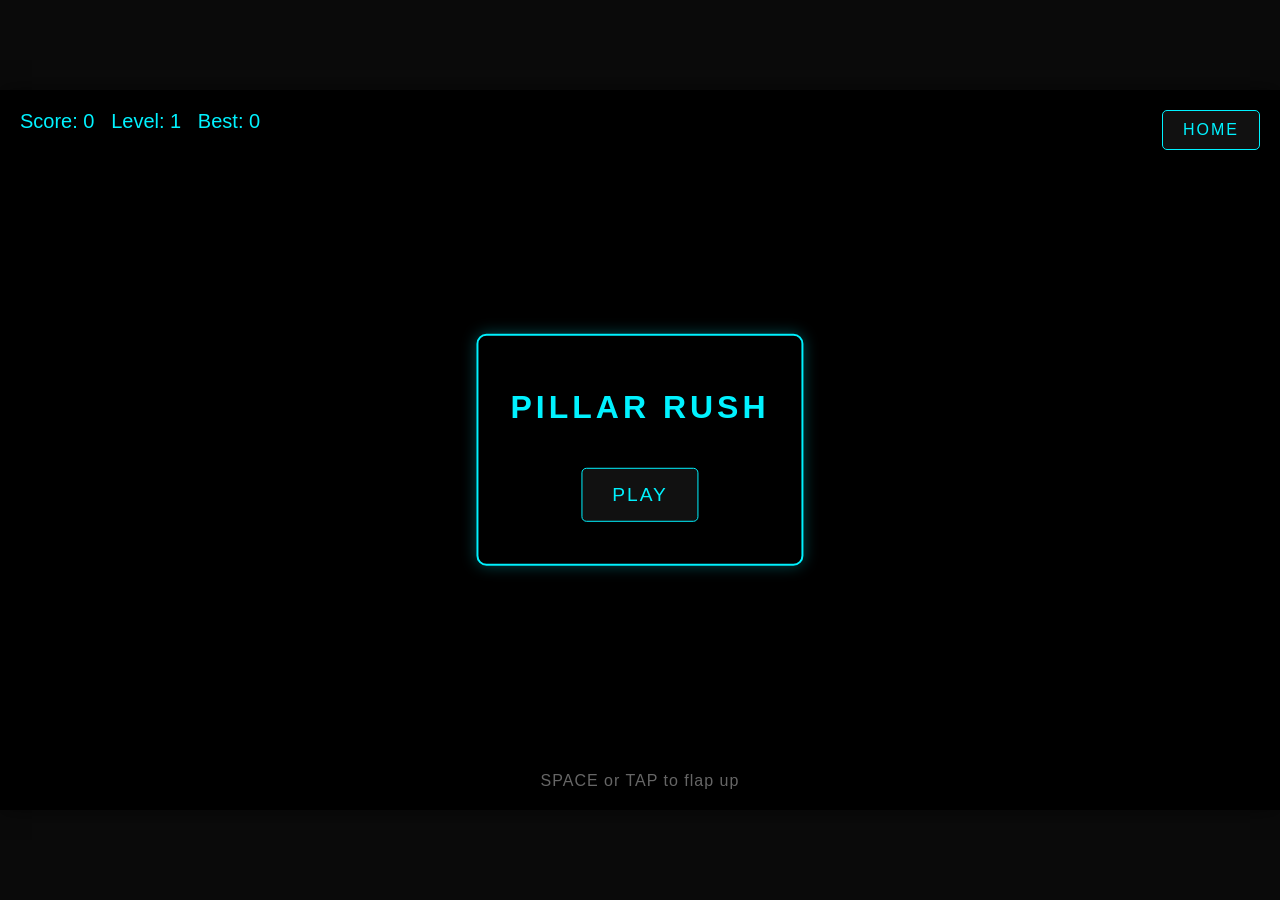
<file: games/pillar-rush/index.html>
<!DOCTYPE html>
<html lang="en">
<head>
    <meta charset="UTF-8">
    <meta name="viewport" content="width=device-width, initial-scale=1.0, maximum-scale=1.0, user-scalable=no">
    <title>Pillar Rush</title>
    <style>
        body {
            margin: 0;
            padding: 0;
            background-color: #0a0a0a;
            color: #ffffff;
            font-family: 'Segoe UI', Tahoma, Geneva, Verdana, sans-serif;
            overflow: hidden;
            display: flex;
            justify-content: center;
            align-items: center;
            height: 100vh;
            touch-action: none;
        }
        #game-container {
            position: relative;
            width: 1280px;
            height: 720px;
            box-shadow: 0 0 20px rgba(0,0,0,0.5);
            background-color: #000;
        }
        canvas {
            display: block;
            width: 100%;
            height: 100%;
        }
        #ui-layer {
            position: absolute;
            top: 0;
            left: 0;
            width: 100%;
            height: 100%;
            pointer-events: none;
        }
        #ui-layer .menu {
            pointer-events: auto;
        }
        .menu {
            position: absolute;
            top: 50%;
            left: 50%;
            transform: translate(-50%, -50%);
            background: rgba(0, 0, 0, 0.9);
            padding: 2rem;
            border-radius: 10px;
            text-align: center;
            display: none;
            border: 2px solid #00f2ff;
            box-shadow: 0 0 15px rgba(0, 242, 255, 0.3);
        }
        .menu.active {
            display: block;
        }
        h1 {
            color: #00f2ff;
            text-transform: uppercase;
            letter-spacing: 4px;
            margin-bottom: 2rem;
        }
        button {
            background: #111;
            color: #00f2ff;
            border: 1px solid #00f2ff;
            padding: 15px 30px;
            margin: 10px;
            border-radius: 5px;
            cursor: pointer;
            font-size: 1.2rem;
            transition: all 0.2s;
            text-transform: uppercase;
            letter-spacing: 2px;
        }
        button:hover {
            background: #00f2ff;
            color: #000;
            box-shadow: 0 0 10px #00f2ff;
        }
        #hud {
            position: absolute;
            top: 20px;
            left: 20px;
            font-size: 1.25rem;
            pointer-events: none;
            text-shadow: 2px 2px 4px rgba(0,0,0,0.5);
            color: #00f2ff;
        }
        #instructions {
            position: absolute;
            bottom: 20px;
            width: 100%;
            text-align: center;
            color: #666;
            font-size: 1rem;
            letter-spacing: 1px;
        }
        .home-btn {
            position: absolute;
            top: 20px;
            right: 20px;
            padding: 10px 20px;
            background: #111;
            color: #00f2ff;
            border: 1px solid #00f2ff;
            border-radius: 5px;
            text-decoration: none;
            font-size: 1rem;
            text-transform: uppercase;
            letter-spacing: 2px;
            pointer-events: auto;
            transition: all 0.2s;
        }
        .home-btn:hover {
            background: #00f2ff;
            color: #000;
            box-shadow: 0 0 10px #00f2ff;
        }
    </style>
</head>
<body>
    <div id="game-container">
        <canvas id="gameCanvas"></canvas>
        <div id="ui-layer">
            <a href="../../index.html" class="home-btn">Home</a>
            <div id="hud">Score: 0 &nbsp; Level: 1 &nbsp; Best: 0</div>
            <div id="start-menu" class="menu active">
                <h1>Pillar Rush</h1>
                <button onclick="game.start()">Play</button>
            </div>
            <div id="gameover-menu" class="menu">
                <h1>Game Over</h1>
                <p id="gameover-score" style="color: #00f2ff; margin-bottom: 1rem;">Score: 0</p>
                <button onclick="game.restart()">Play Again</button>
            </div>
            <div id="instructions">SPACE or TAP to flap up</div>
        </div>
    </div>

    <script>
        const STORAGE_KEY = 'pillarRushBest';
        const PILLARS_PER_LEVEL = 5;
        const PLAYER_X = 150;
        const PLAYER_W = 40;
        const PLAYER_H = 40;
        const GAP_BASE = 220;
        const GAP_MIN = 120;
        const SPACING_BASE = 420;
        const SPACING_MIN = 280;
        const SCROLL_BASE = 380;
        const SCROLL_MAX = 520;
        const PILLAR_WIDTH = 70;
        const FIRST_PILLAR_OFFSET = 400;

        function getBest() {
            const v = localStorage.getItem(STORAGE_KEY);
            return v === null ? 0 : parseInt(v, 10);
        }
        function setBest(n) {
            localStorage.setItem(STORAGE_KEY, String(n));
        }

        function checkRectCollision(r1, r2) {
            return r1.x < r2.x + r2.w &&
                   r1.x + r1.w > r2.x &&
                   r1.y < r2.y + r2.h &&
                   r1.y + r1.h > r2.y;
        }

        class Renderer {
            constructor(canvasId) {
                this.canvas = document.getElementById(canvasId);
                this.ctx = this.canvas.getContext('2d');
                this.width = 1280;
                this.height = 720;
                this.canvas.width = this.width;
                this.canvas.height = this.height;
                this.playerImg = new Image();
                this.playerImg.src = '../../images/weston_profilke.png';
            }
            clear() {
                this.ctx.fillStyle = '#050505';
                this.ctx.fillRect(0, 0, this.width, this.height);
                this.ctx.strokeStyle = '#111';
                this.ctx.lineWidth = 1;
                for (let x = 0; x < this.width; x += 80) {
                    this.ctx.beginPath();
                    this.ctx.moveTo(x, 0);
                    this.ctx.lineTo(x, this.height);
                    this.ctx.stroke();
                }
                for (let y = 0; y < this.height; y += 80) {
                    this.ctx.beginPath();
                    this.ctx.moveTo(0, y);
                    this.ctx.lineTo(this.width, y);
                    this.ctx.stroke();
                }
            }
            drawPillar(screenX, topH, gapY, gapHeight, w) {
                const color = '#00f2ff';
                this.ctx.fillStyle = color;
                this.ctx.shadowBlur = 12;
                this.ctx.shadowColor = color;
                this.ctx.fillRect(screenX, 0, w, topH);
                this.ctx.fillRect(screenX, gapY + gapHeight, w, this.height - (gapY + gapHeight));
                this.ctx.shadowBlur = 0;
            }
            drawPlayer(x, y, w, h, time) {
                this.ctx.shadowBlur = 18;
                const hue = (time * 80) % 360;
                this.ctx.shadowColor = `hsl(${hue}, 100%, 50%)`;
                if (this.playerImg.complete) {
                    this.ctx.drawImage(this.playerImg, x, y, w, h);
                } else {
                    this.ctx.fillStyle = '#00f2ff';
                    this.ctx.beginPath();
                    this.ctx.moveTo(x, y + h / 2);
                    this.ctx.lineTo(x + w, y + h / 2 - 12);
                    this.ctx.lineTo(x + w, y + h / 2 + 12);
                    this.ctx.closePath();
                    this.ctx.fill();
                }
                this.ctx.shadowBlur = 0;
            }
        }

        class Game {
            constructor() {
                this.renderer = new Renderer('gameCanvas');
                this.state = 'idle';
                this.score = 0;
                this.level = 1;
                this.best = getBest();
                this.pillars = [];
                this.nextSpawnX = 0;
                this.worldOffset = 0;
                this.playerY = 360 - PLAYER_H / 2;
                this.playerVy = 0;
                this.gravity = 1400;
                this.flapImpulse = -420;
                this.lastTime = 0;
                this.running = false;

                window.addEventListener('keydown', (e) => {
                    if (e.key === ' ') {
                        e.preventDefault();
                        this.flap();
                    }
                });
                window.addEventListener('touchstart', (e) => {
                    e.preventDefault();
                    this.flap();
                });
            }

            flap() {
                if (this.state === 'playing') {
                    this.playerVy = this.flapImpulse;
                }
                if (this.state === 'gameover') {
                    this.restart();
                }
            }

            getScrollSpeed() {
                const t = Math.min(1, (this.level - 1) / 20);
                return SCROLL_BASE + t * (SCROLL_MAX - SCROLL_BASE);
            }
            getGapHeight() {
                const t = Math.min(1, (this.level - 1) / 15);
                return Math.max(GAP_MIN, GAP_BASE - t * (GAP_BASE - GAP_MIN));
            }
            getSpacing() {
                const t = Math.min(1, (this.level - 1) / 12);
                return Math.max(SPACING_MIN, SPACING_BASE - t * (SPACING_BASE - SPACING_MIN));
            }

            spawnPillar() {
                const gapHeight = this.getGapHeight();
                const gapY = 80 + Math.random() * (720 - 160 - gapHeight);
                this.pillars.push({
                    x: this.nextSpawnX,
                    gapY,
                    gapHeight,
                    w: PILLAR_WIDTH,
                    scored: false
                });
                this.nextSpawnX += this.getSpacing();
            }

            start() {
                document.getElementById('start-menu').classList.remove('active');
                document.getElementById('gameover-menu').classList.remove('active');
                this.state = 'playing';
                this.score = 0;
                this.level = 1;
                this.pillars = [];
                this.worldOffset = 0;
                this.nextSpawnX = PLAYER_X + FIRST_PILLAR_OFFSET;
                this.playerY = 360 - PLAYER_H / 2;
                this.playerVy = 0;
                this.lastTime = performance.now();
                this.running = true;
                this.updateHud();
                requestAnimationFrame((t) => this.loop(t));
            }

            restart() {
                this.start();
            }

            loop(currentTime) {
                if (!this.running) return;
                const dt = Math.min((currentTime - this.lastTime) / 1000, 0.1);
                this.lastTime = currentTime;
                if (this.state === 'playing') {
                    this.update(dt);
                }
                this.draw();
                requestAnimationFrame((t) => this.loop(t));
            }

            update(dt) {
                const scroll = this.getScrollSpeed() * dt;
                this.worldOffset += scroll;

                this.playerVy += this.gravity * dt;
                this.playerY += this.playerVy * dt;

                if (this.playerY < 0) {
                    this.playerY = 0;
                    this.playerVy = 0;
                }
                if (this.playerY + PLAYER_H > this.renderer.height) {
                    this.die();
                    return;
                }

                const playerWorldX = this.worldOffset + PLAYER_X;
                const playerRect = { x: playerWorldX, y: this.playerY, w: PLAYER_W, h: PLAYER_H };

                while (this.pillars.length > 0 && this.pillars[0].x + this.pillars[0].w < this.worldOffset - 50) {
                    this.pillars.shift();
                }

                while (this.nextSpawnX - this.worldOffset < this.renderer.width + 200) {
                    this.spawnPillar();
                }

                for (const p of this.pillars) {
                    const screenX = p.x - this.worldOffset;
                    if (screenX + p.w < 0) continue;

                    if (!p.scored && p.x + p.w < playerWorldX) {
                        p.scored = true;
                        this.score++;
                        if (this.score % PILLARS_PER_LEVEL === 0) {
                            this.level++;
                        }
                    }

                    const topRect = { x: p.x, y: 0, w: p.w, h: p.gapY };
                    const botRect = { x: p.x, y: p.gapY + p.gapHeight, w: p.w, h: 720 - (p.gapY + p.gapHeight) };
                    if (checkRectCollision(playerRect, topRect) || checkRectCollision(playerRect, botRect)) {
                        this.die();
                        return;
                    }
                }

                if (this.score > this.best) {
                    this.best = this.score;
                    setBest(this.best);
                }
            }

            die() {
                this.state = 'gameover';
                document.getElementById('gameover-score').textContent = 'Score: ' + this.score;
                document.getElementById('gameover-menu').classList.add('active');
                this.updateHud();
            }

            updateHud() {
                document.getElementById('hud').innerHTML =
                    'Score: ' + this.score + ' &nbsp; Level: ' + this.level + ' &nbsp; Best: ' + this.best;
            }

            draw() {
                this.renderer.clear();

                for (const p of this.pillars) {
                    const screenX = p.x - this.worldOffset;
                    if (screenX + p.w >= 0 && screenX <= this.renderer.width) {
                        this.renderer.drawPillar(screenX, p.gapY, p.gapY, p.gapHeight, p.w);
                    }
                }

                this.renderer.drawPlayer(PLAYER_X, this.playerY, PLAYER_W, PLAYER_H, this.lastTime / 1000);

                if (this.state === 'gameover') {
                    this.renderer.ctx.fillStyle = 'rgba(255, 0, 0, 0.25)';
                    this.renderer.ctx.fillRect(0, 0, this.renderer.width, this.renderer.height);
                    this.renderer.ctx.fillStyle = '#fff';
                    this.renderer.ctx.font = 'bold 36px sans-serif';
                    this.renderer.ctx.textAlign = 'center';
                    this.renderer.ctx.fillText('SPACE or TAP to play again', this.renderer.width / 2, 380);
                }

                this.updateHud();
            }
        }

        const game = new Game();
        window.game = game;
    </script>
</body>
</html>
</file>
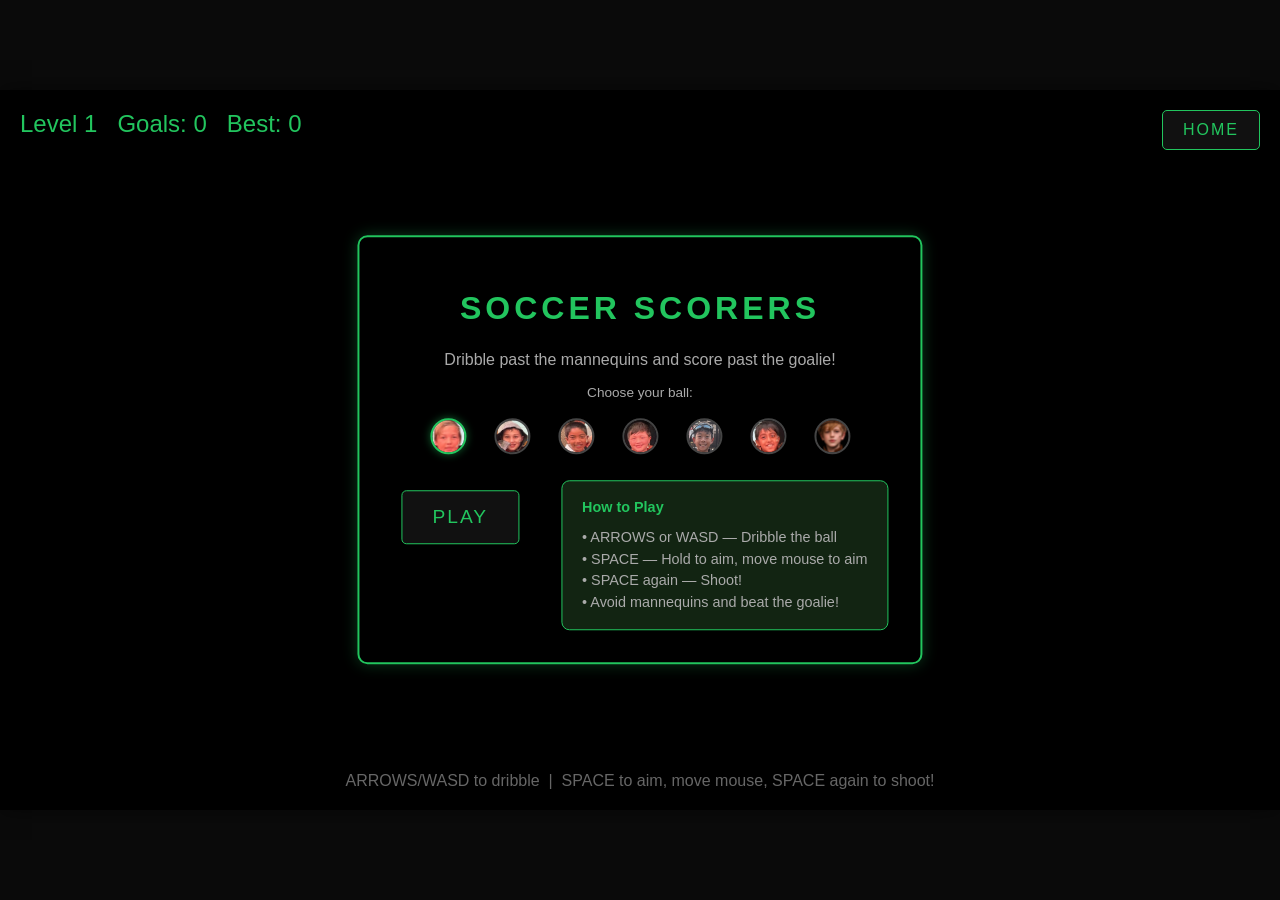
<file: games/soccer-scorers/index.html>
<!DOCTYPE html>
<html lang="en">
<head>
    <meta charset="UTF-8">
    <meta name="viewport" content="width=device-width, initial-scale=1.0, maximum-scale=1.0, user-scalable=no">
    <title>Soccer Scorers</title>
    <style>
        body {
            margin: 0;
            padding: 0;
            background-color: #0a0a0a;
            color: #fff;
            font-family: 'Segoe UI', Tahoma, Geneva, Verdana, sans-serif;
            overflow: hidden;
            display: flex;
            justify-content: center;
            align-items: center;
            height: 100vh;
            touch-action: none;
        }
        #game-container {
            position: relative;
            width: 1280px;
            height: 720px;
            box-shadow: 0 0 20px rgba(0,0,0,0.5);
            background-color: #000;
        }
        canvas {
            display: block;
            width: 100%;
            height: 100%;
        }
        #ui-layer {
            position: absolute;
            top: 0; left: 0;
            width: 100%; height: 100%;
            pointer-events: none;
        }
        #ui-layer .menu, .home-btn, .ball-opt { pointer-events: auto; }
        .menu {
            position: absolute;
            top: 50%; left: 50%;
            transform: translate(-50%, -50%);
            background: rgba(0, 0, 0, 0.9);
            padding: 2rem;
            border-radius: 10px;
            text-align: center;
            display: none;
            border: 2px solid #22c55e;
            box-shadow: 0 0 15px rgba(34, 197, 94, 0.3);
        }
        .menu.active { display: block; }
        h1 {
            color: #22c55e;
            text-transform: uppercase;
            letter-spacing: 4px;
            margin-bottom: 1.5rem;
        }
        button {
            background: #111;
            color: #22c55e;
            border: 1px solid #22c55e;
            padding: 15px 30px;
            margin: 10px;
            border-radius: 5px;
            cursor: pointer;
            font-size: 1.2rem;
            transition: all 0.2s;
            text-transform: uppercase;
            letter-spacing: 2px;
        }
        button:hover {
            background: #22c55e;
            color: #000;
            box-shadow: 0 0 10px #22c55e;
        }
        #hud {
            position: absolute;
            top: 20px; left: 20px;
            font-size: 1.5rem;
            text-shadow: 2px 2px 4px rgba(0,0,0,0.8);
            color: #22c55e;
        }
        #instructions {
            position: absolute;
            bottom: 20px;
            width: 100%;
            text-align: center;
            color: #666;
            font-size: 1rem;
        }
        .home-btn {
            position: absolute;
            top: 20px; right: 20px;
            padding: 10px 20px;
            background: #111;
            color: #22c55e;
            border: 1px solid #22c55e;
            border-radius: 5px;
            text-decoration: none;
            font-size: 1rem;
            text-transform: uppercase;
            letter-spacing: 2px;
            transition: all 0.2s;
        }
        .home-btn:hover {
            background: #22c55e;
            color: #000;
        }
        .start-menu-content {
            display: flex;
            gap: 2rem;
            align-items: flex-start;
            justify-content: center;
            flex-wrap: wrap;
            max-width: 520px;
        }
        .how-to-play {
            background: rgba(20, 40, 20, 0.9);
            border: 1px solid #22c55e;
            border-radius: 8px;
            padding: 1rem 1.25rem;
            text-align: left;
            color: #aaa;
            font-size: 0.9rem;
            line-height: 1.5;
            min-width: 220px;
        }
        .how-to-play strong {
            color: #22c55e;
            display: block;
            margin-bottom: 0.5rem;
        }
        .play-section {
            display: flex;
            flex-direction: column;
            align-items: center;
            gap: 1rem;
        }
        .ball-selector {
            margin: 1rem 0;
        }
        .ball-selector-label {
            color: #aaa;
            font-size: 0.85rem;
            margin-bottom: 0.5rem;
            display: block;
        }
        .ball-options {
            display: flex;
            gap: 0.5rem;
            flex-wrap: wrap;
            justify-content: center;
        }
        .ball-opt {
            width: 36px;
            height: 36px;
            border-radius: 50%;
            border: 2px solid #444;
            overflow: hidden;
            cursor: pointer;
            padding: 0;
            background: #222;
            transition: all 0.2s;
        }
        .ball-opt:hover, .ball-opt.selected {
            border-color: #22c55e;
            box-shadow: 0 0 8px rgba(34, 197, 94, 0.5);
        }
        .ball-opt img {
            width: 100%;
            height: 100%;
            object-fit: cover;
            display: block;
        }
    </style>
</head>
<body>
    <div id="game-container">
        <canvas id="gameCanvas"></canvas>
        <div id="ui-layer">
            <a href="../../index.html" class="home-btn">Home</a>
            <div id="hud">Level 1 &nbsp; Goals: 0 &nbsp; Best: 0</div>
            <div id="start-menu" class="menu active">
                <h1>Soccer Scorers</h1>
                <p style="color:#aaa;margin-bottom:1rem;">Dribble past the mannequins and score past the goalie!</p>
                <div class="ball-selector">
                    <span class="ball-selector-label">Choose your ball:</span>
                    <div class="ball-options" id="ball-options">
                        <button class="ball-opt" data-ball="callan" title="Callan"><img src="../../images/callan.PNG" alt="Callan"></button>
                        <button class="ball-opt" data-ball="carter" title="Carter"><img src="../../images/carter.PNG" alt="Carter"></button>
                        <button class="ball-opt" data-ball="chinmay" title="Chinmay"><img src="../../images/chinmay.PNG" alt="Chinmay"></button>
                        <button class="ball-opt" data-ball="cole" title="Cole"><img src="../../images/cole.PNG" alt="Cole"></button>
                        <button class="ball-opt" data-ball="enric" title="Enric"><img src="../../images/enric.PNG" alt="Enric"></button>
                        <button class="ball-opt" data-ball="vivaan" title="Vivaan"><img src="../../images/vivaan.PNG" alt="Vivaan"></button>
                        <button class="ball-opt" data-ball="weston" title="Weston"><img src="../../images/weston_profilke.png" alt="Weston"></button>
                    </div>
                </div>
                <div class="start-menu-content">
                    <div class="play-section">
                        <button onclick="game.start()">Play</button>
                    </div>
                    <div class="how-to-play">
                        <strong>How to Play</strong>
                        • ARROWS or WASD — Dribble the ball<br>
                        • SPACE — Hold to aim, move mouse to aim<br>
                        • SPACE again — Shoot!<br>
                        • Avoid mannequins and beat the goalie!
                    </div>
                </div>
            </div>
            <div id="score-menu" class="menu">
                <h1>GOAL!</h1>
                <p id="score-msg" style="color:#22c55e;margin-bottom:1rem;">Goals: 0</p>
                <button onclick="game.nextRound()">Next Shot</button>
            </div>
            <div id="instructions">ARROWS/WASD to dribble &nbsp;|&nbsp; SPACE to aim, move mouse, SPACE again to shoot!</div>
        </div>
    </div>

    <script>
        const W = 1280, H = 720;
        const BALL_R = 18;
        const MOVE_SPEED = 420;
        const SHOOT_POWER = 1400;
        const GOAL_TOP = 40;
        const GOAL_WIDTH = 280;
        const GOAL_HEIGHT = 80;
        const GOAL_LEFT = (W - GOAL_WIDTH) / 2;
        const GOAL_RIGHT = GOAL_LEFT + GOAL_WIDTH;
        const POST_WIDTH = 10;
        const CROSSBAR_HEIGHT = 8;
        const GOALIE_W = 36, GOALIE_H = 70;
        const MANNEQUIN_W = 32, MANNEQUIN_H = 56;
        const DEFENDER_SPEED = 70;
        const MAX_LEVEL = 100;
        const STORAGE_KEY = 'soccerScorersBest';
        const BALL_IMAGES = {
            callan: '../../images/callan.PNG',
            carter: '../../images/carter.PNG',
            chinmay: '../../images/chinmay.PNG',
            cole: '../../images/cole.PNG',
            enric: '../../images/enric.PNG',
            vivaan: '../../images/vivaan.PNG',
            weston: '../../images/weston_profilke.png'
        };

        function getBest() {
            const v = localStorage.getItem(STORAGE_KEY);
            return v === null ? 0 : parseInt(v, 10);
        }
        function setBest(n) { localStorage.setItem(STORAGE_KEY, String(n)); }

        function dist(x1, y1, x2, y2) {
            return Math.hypot(x2 - x1, y2 - y1);
        }
        function circleRectCollision(cx, cy, cr, rx, ry, rw, rh) {
            const nearestX = Math.max(rx, Math.min(cx, rx + rw));
            const nearestY = Math.max(ry, Math.min(cy, ry + rh));
            return dist(cx, cy, nearestX, nearestY) <= cr;
        }

        function drawMannequin(ctx, x, y, w, h, isGoalie = false) {
            const headR = w * 0.4;
            const torsoH = h * 0.55;
            const headY = y;
            const torsoY = y + headR * 2;
            ctx.save();
            if (isGoalie) {
                ctx.fillStyle = '#4a90a4';
                ctx.strokeStyle = '#2d5a67';
            } else {
                ctx.fillStyle = '#c4b8a8';
                ctx.strokeStyle = '#8a7f72';
            }
            ctx.lineWidth = 2;
            ctx.beginPath();
            ctx.arc(x + w / 2, headY + headR, headR, 0, Math.PI * 2);
            ctx.fill();
            ctx.stroke();
            ctx.fillRect(x + 2, torsoY, w - 4, torsoH);
            ctx.strokeRect(x + 2, torsoY, w - 4, torsoH);
            if (isGoalie) {
                ctx.fillStyle = '#f5deb3';
                ctx.fillRect(x, torsoY + torsoH - 4, w, 6);
            }
            ctx.restore();
        }

        function createMannequins(level) {
            const count = 5 + Math.min(Math.floor(level * 0.2), 20);
            const positions = [];
            const padding = 80;
            const safeZoneTop = Math.max(80, 220 - (level / MAX_LEVEL) * 130);
            const safeZoneLeft = padding;
            const safeZoneRight = W - padding - MANNEQUIN_W;
            const safeZoneBottom = H - padding - MANNEQUIN_H;
            for (let i = 0; i < count; i++) {
                let x, y;
                let attempts = 0;
                do {
                    x = safeZoneLeft + Math.random() * (safeZoneRight - safeZoneLeft);
                    y = safeZoneTop + Math.random() * (safeZoneBottom - safeZoneTop);
                    const gap = Math.max(8, 24 - Math.floor((level / MAX_LEVEL) * 18));
                    const overlap = positions.some(p =>
                        Math.abs(p.x - x) < MANNEQUIN_W + gap && Math.abs(p.y - y) < MANNEQUIN_H + gap
                    );
                    if (!overlap) break;
                    attempts++;
                } while (attempts < 50);
                positions.push({ x, y, vx: 0, vy: 0 });
            }
            return positions;
        }

        class Game {
            constructor() {
                this.canvas = document.getElementById('gameCanvas');
                this.ctx = this.canvas.getContext('2d');
                this.canvas.width = W;
                this.canvas.height = H;
                this.state = 'idle';
                this.goals = 0;
                this.best = getBest();
                this.level = 1;
                this.ball = { x: 0, y: 0, vx: 0, vy: 0 };
                this.mannequins = [];
                this.goalie = { x: GOAL_LEFT + GOAL_WIDTH / 2 - GOALIE_W / 2, y: GOAL_TOP + 20, dir: 1, speed: 90 + this.level * 15 };
                this.running = false;
                this.aiming = false;
                this.mouseX = 0;
                this.mouseY = 0;
                this.hitGoalFrame = false;
                this.ballImage = null;
                this.ballImageKey = localStorage.getItem('soccerScorersBall') || 'callan';

                document.addEventListener('keydown', (e) => {
                    if (['ArrowUp','ArrowDown','ArrowLeft','ArrowRight','w','a','s','d',' '].includes(e.key))
                        e.preventDefault();
                    if (e.key === ' ' && this.state === 'playing') {
                        if (this.aiming) {
                            this.aiming = false;
                            this.shoot();
                        } else {
                            this.aiming = true;
                            this.mouseX = this.ball.x;
                            this.mouseY = this.ball.y;
                        }
                    }
                });
                this.canvas.addEventListener('mousemove', (e) => {
                    const rect = this.canvas.getBoundingClientRect();
                    const scaleX = this.canvas.width / rect.width;
                    const scaleY = this.canvas.height / rect.height;
                    this.mouseX = (e.clientX - rect.left) * scaleX;
                    this.mouseY = (e.clientY - rect.top) * scaleY;
                });

                this.loadBallImage();
                document.querySelectorAll('.ball-opt').forEach(btn => {
                    if (btn.dataset.ball === this.ballImageKey) btn.classList.add('selected');
                    btn.addEventListener('click', () => {
                        const key = btn.dataset.ball;
                        this.ballImageKey = key;
                        localStorage.setItem('soccerScorersBall', key);
                        this.loadBallImage();
                        document.querySelectorAll('.ball-opt').forEach(b => b.classList.remove('selected'));
                        btn.classList.add('selected');
                    });
                });
            }

            loadBallImage() {
                const img = new Image();
                img.onload = () => { this.ballImage = img; };
                img.src = BALL_IMAGES[this.ballImageKey] || BALL_IMAGES.callan;
            }

            start() {
                document.getElementById('start-menu').classList.remove('active');
                document.getElementById('score-menu').classList.remove('active');
                this.state = 'playing';
                this.goals = 0;
                this.level = 1;
                this.initRound();
                this.running = true;
                this.updateHud();
                requestAnimationFrame((t) => this.loop(t));
            }

            initRound() {
                this.ball.x = W / 2 - BALL_R;
                this.ball.y = H - 120;
                this.ball.vx = 0;
                this.ball.vy = 0;
                this.hitGoalFrame = false;
                this.mannequins = createMannequins(this.level);
                const goalieSpan = GOAL_WIDTH - GOALIE_W - 20;
                this.goalie.x = GOAL_LEFT + 10 + (goalieSpan / 2);
                this.goalie.dir = 1;
                this.goalie.speed = 95 + this.level * 15 + 20 * Math.sqrt(this.level);
            }

            nextRound() {
                document.getElementById('score-menu').classList.remove('active');
                this.goals++;
                if (this.goals > this.best) { this.best = this.goals; setBest(this.best); }
                this.level++;
                this.state = 'playing';
                this.aiming = false;
                this.initRound();
                this.updateHud();
            }

            shoot() {
                const b = this.ball;
                const dx = this.mouseX - b.x;
                const dy = this.mouseY - b.y;
                const len = Math.hypot(dx, dy) || 1;
                b.vx = (dx / len) * SHOOT_POWER;
                b.vy = (dy / len) * SHOOT_POWER;
            }

            loop(currentTime) {
                if (!this.running) return;
                const dt = Math.min(1/60, 0.02);
                if (this.state === 'playing') this.update(dt);
                this.draw();
                requestAnimationFrame((t) => this.loop(t));
            }

            update(dt) {
                const goalieSpan = GOAL_WIDTH - GOALIE_W - 20;
                this.goalie.x += this.goalie.dir * this.goalie.speed * dt;
                if (this.goalie.x <= GOAL_LEFT + 10) {
                    this.goalie.x = GOAL_LEFT + 10;
                    this.goalie.dir = 1;
                } else if (this.goalie.x >= GOAL_LEFT + 10 + goalieSpan) {
                    this.goalie.x = GOAL_LEFT + 10 + goalieSpan;
                    this.goalie.dir = -1;
                }

                const b = this.ball;
                let dx = 0, dy = 0;
                if (this.keys) {
                    if (this.keys.ArrowUp || this.keys.w) dy -= 1;
                    if (this.keys.ArrowDown || this.keys.s) dy += 1;
                    if (this.keys.ArrowLeft || this.keys.a) dx -= 1;
                    if (this.keys.ArrowRight || this.keys.d) dx += 1;
                }
                if (dx !== 0 || dy !== 0) {
                    const len = Math.hypot(dx, dy);
                    b.vx += (dx / len) * MOVE_SPEED * dt * 4;
                    b.vy += (dy / len) * MOVE_SPEED * dt * 4;
                }
                b.vx *= 0.92;
                b.vy *= 0.92;
                b.x += b.vx * dt;
                b.y += b.vy * dt;
                b.x = Math.max(BALL_R, Math.min(W - BALL_R, b.x));
                b.y = Math.max(BALL_R, Math.min(H - BALL_R, b.y));

                for (const m of this.mannequins) {
                    const toBallX = b.x - (m.x + MANNEQUIN_W / 2);
                    const toBallY = b.y - (m.y + MANNEQUIN_H / 2);
                    const len = Math.hypot(toBallX, toBallY) || 1;
                    m.vx = (toBallX / len) * DEFENDER_SPEED * (1 + (this.level / MAX_LEVEL) * 1.5);
                    m.vy = (toBallY / len) * DEFENDER_SPEED * (1 + (this.level / MAX_LEVEL) * 1.5);
                    m.x += m.vx * dt;
                    m.y += m.vy * dt;
                    m.x = Math.max(60, Math.min(W - 60 - MANNEQUIN_W, m.x));
                    m.y = Math.max(60, Math.min(H - 60 - MANNEQUIN_H, m.y));
                }

                for (const m of this.mannequins) {
                    if (circleRectCollision(b.x, b.y, BALL_R, m.x, m.y, MANNEQUIN_W, MANNEQUIN_H)) {
                        const nx = (b.x - (m.x + MANNEQUIN_W/2)) / (MANNEQUIN_W/2 + BALL_R);
                        const ny = (b.y - (m.y + MANNEQUIN_H/2)) / (MANNEQUIN_H/2 + BALL_R);
                        const len = Math.hypot(nx, ny) || 1;
                        b.vx = (nx / len) * 200;
                        b.vy = (ny / len) * 200;
                        b.x += b.vx * dt * 2;
                        b.y += b.vy * dt * 2;
                    }
                }

                if (circleRectCollision(b.x, b.y, BALL_R, this.goalie.x, this.goalie.y, GOALIE_W, GOALIE_H)) {
                    const nx = (b.x - (this.goalie.x + GOALIE_W/2)) / (GOALIE_W/2 + BALL_R);
                    const ny = (b.y - (this.goalie.y + GOALIE_H/2)) / (GOALIE_H/2 + BALL_R);
                    const len = Math.hypot(nx, ny) || 1;
                    b.vx = (nx / len) * 280;
                    b.vy = (ny / len) * 280;
                    b.x += b.vx * dt * 2;
                    b.y += b.vy * dt * 2;
                }

                const inGoalX = b.x > GOAL_LEFT && b.x < GOAL_RIGHT;
                const inGoalY = b.y > GOAL_TOP && b.y < GOAL_TOP + GOAL_HEIGHT;
                const goalieLeft = this.goalie.x - BALL_R;
                const goalieRight = this.goalie.x + GOALIE_W + BALL_R;
                const pastGoalie = b.x < goalieLeft || b.x > goalieRight;
                if (inGoalX && inGoalY && pastGoalie && !this.hitGoalFrame) {
                    this.state = 'scored';
                    document.getElementById('score-msg').textContent = 'Goals: ' + (this.goals + 1);
                    document.getElementById('score-menu').classList.add('active');
                    return;
                }

                const crossbarTop = GOAL_TOP - 5;
                const crossbarRect = { x: GOAL_LEFT - POST_WIDTH, y: 0, w: GOAL_WIDTH + 2 * POST_WIDTH, h: crossbarTop };
                if (b.y - BALL_R < GOAL_TOP && circleRectCollision(b.x, b.y, BALL_R, crossbarRect.x, crossbarRect.y, crossbarRect.w, crossbarRect.h)) {
                    this.hitGoalFrame = true;
                    b.vy = Math.abs(b.vy) * 0.6;
                    b.y = GOAL_TOP + BALL_R + 2;
                }
                const postHitWidth = 5;
                if (b.x < GOAL_LEFT + postHitWidth && b.y < GOAL_TOP + GOAL_HEIGHT && circleRectCollision(b.x, b.y, BALL_R, GOAL_LEFT, 0, postHitWidth, GOAL_TOP + GOAL_HEIGHT + 20)) {
                    this.hitGoalFrame = true;
                    b.vx = Math.abs(b.vx) * 0.6;
                    b.x = GOAL_LEFT + postHitWidth + BALL_R + 2;
                }
                if (b.x > GOAL_RIGHT - postHitWidth && b.y < GOAL_TOP + GOAL_HEIGHT && circleRectCollision(b.x, b.y, BALL_R, GOAL_RIGHT - postHitWidth, 0, postHitWidth, GOAL_TOP + GOAL_HEIGHT + 20)) {
                    this.hitGoalFrame = true;
                    b.vx = -Math.abs(b.vx) * 0.6;
                    b.x = GOAL_RIGHT - postHitWidth - BALL_R - 2;
                }
            }

            updateHud() {
                document.getElementById('hud').innerHTML = 'Level ' + this.level + ' &nbsp; Goals: ' + this.goals + ' &nbsp; Best: ' + this.best;
            }

            draw() {
                const ctx = this.ctx;
                const g = ctx.createLinearGradient(0, 0, 0, H);
                g.addColorStop(0, '#1a4720');
                g.addColorStop(0.5, '#2d5a32');
                g.addColorStop(1, '#1e3d22');
                ctx.fillStyle = g;
                ctx.fillRect(0, 0, W, H);

                ctx.strokeStyle = 'rgba(255,255,255,0.4)';
                ctx.lineWidth = 3;
                ctx.strokeRect(60, 60, W - 120, H - 120);
                ctx.beginPath();
                ctx.moveTo(W/2, 60);
                ctx.lineTo(W/2, H - 60);
                ctx.stroke();
                ctx.beginPath();
                ctx.arc(W/2, H/2, 80, 0, Math.PI * 2);
                ctx.stroke();

                ctx.fillStyle = 'rgba(0,0,0,0.3)';
                ctx.fillRect(GOAL_LEFT - 4, 0, GOAL_WIDTH + 8, GOAL_TOP + GOAL_HEIGHT + 4);
                ctx.strokeStyle = '#fff';
                ctx.lineWidth = 4;
                ctx.strokeRect(GOAL_LEFT, GOAL_TOP, GOAL_WIDTH, GOAL_HEIGHT);
                ctx.fillStyle = 'rgba(255,255,255,0.15)';
                for (let i = 0; i < 6; i++) {
                    ctx.fillRect(GOAL_LEFT + 2 + i * 48, GOAL_TOP + 4, 44, 8);
                }

                for (const m of this.mannequins) {
                    drawMannequin(ctx, m.x, m.y, MANNEQUIN_W, MANNEQUIN_H, false);
                }
                drawMannequin(ctx, this.goalie.x, this.goalie.y, GOALIE_W, GOALIE_H, true);

                if (this.aiming) {
                    ctx.strokeStyle = '#22c55e';
                    ctx.lineWidth = 3;
                    ctx.setLineDash([8, 6]);
                    ctx.beginPath();
                    ctx.moveTo(this.ball.x, this.ball.y);
                    ctx.lineTo(this.mouseX, this.mouseY);
                    ctx.stroke();
                    ctx.setLineDash([]);
                    ctx.beginPath();
                    ctx.arc(this.mouseX, this.mouseY, 8, 0, Math.PI * 2);
                    ctx.strokeStyle = '#fff';
                    ctx.stroke();
                    ctx.fillStyle = 'rgba(34, 197, 94, 0.5)';
                    ctx.fill();
                }

                const bx = this.ball.x, by = this.ball.y;
                if (this.ballImage && this.ballImage.complete && this.ballImage.naturalWidth) {
                    ctx.save();
                    ctx.beginPath();
                    ctx.arc(bx, by, BALL_R, 0, Math.PI * 2);
                    ctx.closePath();
                    ctx.clip();
                    ctx.drawImage(this.ballImage, 0, 0, this.ballImage.naturalWidth, this.ballImage.naturalHeight, bx - BALL_R, by - BALL_R, BALL_R * 2, BALL_R * 2);
                    ctx.restore();
                } else {
                    ctx.fillStyle = '#fff';
                    ctx.beginPath();
                    ctx.arc(bx, by, BALL_R, 0, Math.PI * 2);
                    ctx.fill();
                }
                ctx.strokeStyle = '#333';
                ctx.lineWidth = 2;
                ctx.beginPath();
                ctx.arc(bx, by, BALL_R, 0, Math.PI * 2);
                ctx.stroke();

                this.updateHud();
            }
        }

        const game = new Game();
        game.keys = {};
        document.addEventListener('keydown', (e) => {
            game.keys[e.key] = true;
        });
        document.addEventListener('keyup', (e) => {
            game.keys[e.key] = false;
        });

        game.canvas.addEventListener('touchstart', (e) => e.preventDefault(), { passive: false });
        window.game = game;
    </script>
</body>
</html>
</file>
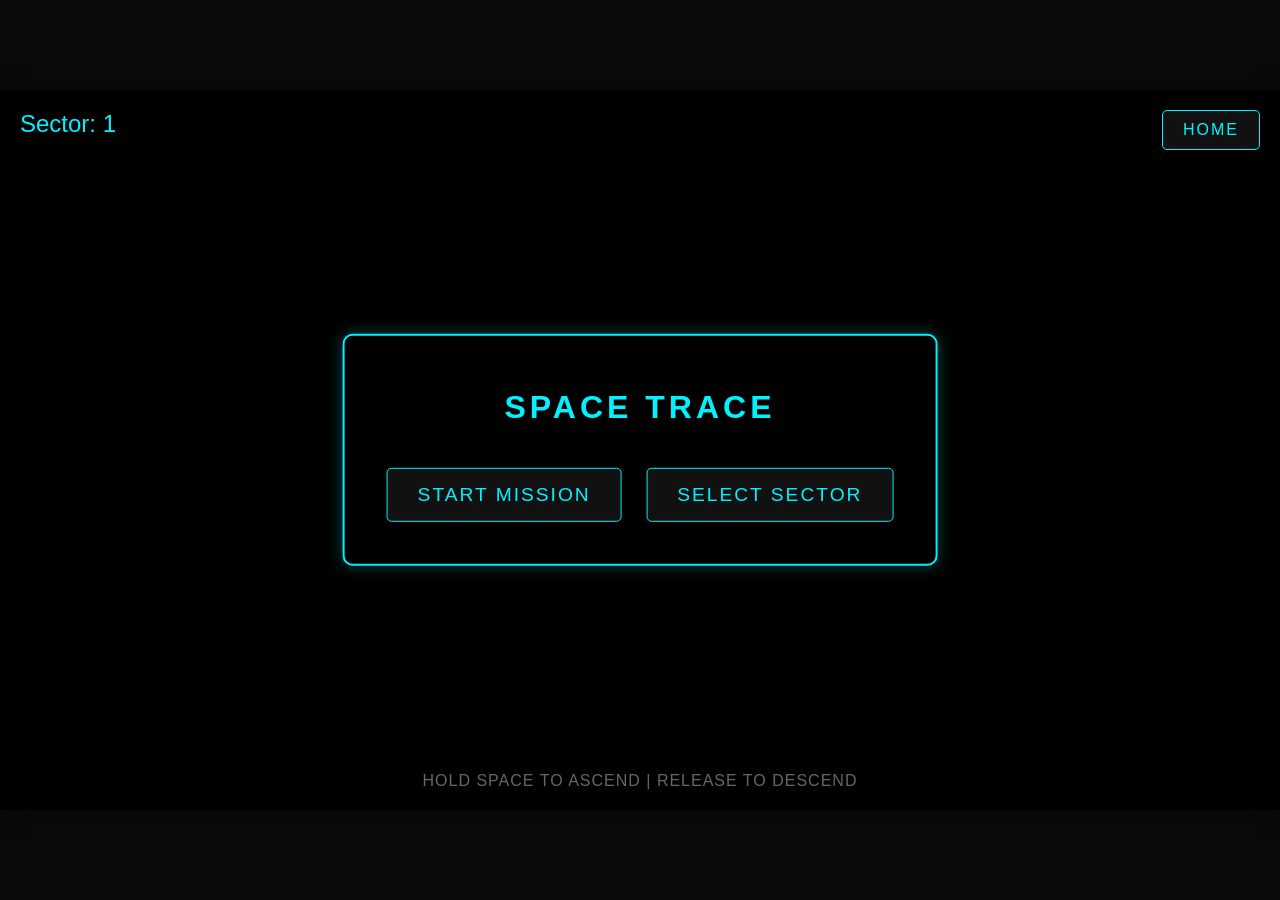
<file: games/space-trace/index.html>
<!DOCTYPE html>
<html lang="en">
<head>
    <meta charset="UTF-8">
    <meta name="viewport" content="width=device-width, initial-scale=1.0, maximum-scale=1.0, user-scalable=no">
    <title>Space Trace</title>
    <style>
        body {
            margin: 0;
            padding: 0;
            background-color: #0a0a0a;
            color: #ffffff;
            font-family: 'Segoe UI', Tahoma, Geneva, Verdana, sans-serif;
            overflow: hidden;
            display: flex;
            justify-content: center;
            align-items: center;
            height: 100vh;
            touch-action: none;
        }
        #game-container {
            position: relative;
            width: 1280px;
            height: 720px;
            box-shadow: 0 0 20px rgba(0,0,0,0.5);
            background-color: #000;
        }
        canvas {
            display: block;
            width: 100%;
            height: 100%;
        }
        #ui-layer {
            position: absolute;
            top: 0;
            left: 0;
            width: 100%;
            height: 100%;
            pointer-events: none;
        }
        .menu {
            position: absolute;
            top: 50%;
            left: 50%;
            transform: translate(-50%, -50%);
            background: rgba(0, 0, 0, 0.9);
            padding: 2rem;
            border-radius: 10px;
            text-align: center;
            pointer-events: auto;
            display: none;
            border: 2px solid #00f2ff;
            box-shadow: 0 0 15px rgba(0, 242, 255, 0.3);
        }
        .menu.active {
            display: block;
        }
        h1 {
            color: #00f2ff;
            text-transform: uppercase;
            letter-spacing: 4px;
            margin-bottom: 2rem;
        }
        button {
            background: #111;
            color: #00f2ff;
            border: 1px solid #00f2ff;
            padding: 15px 30px;
            margin: 10px;
            border-radius: 5px;
            cursor: pointer;
            font-size: 1.2rem;
            transition: all 0.2s;
            text-transform: uppercase;
            letter-spacing: 2px;
        }
        button:hover {
            background: #00f2ff;
            color: #000;
            box-shadow: 0 0 10px #00f2ff;
        }
        #hud {
            position: absolute;
            top: 20px;
            left: 20px;
            font-size: 1.5rem;
            pointer-events: none;
            text-shadow: 2px 2px 4px rgba(0,0,0,0.5);
            color: #00f2ff;
        }
        #instructions {
            position: absolute;
            bottom: 20px;
            width: 100%;
            text-align: center;
            color: #666;
            font-size: 1rem;
            letter-spacing: 1px;
        }
        .home-btn {
            position: absolute;
            top: 20px;
            right: 20px;
            padding: 10px 20px;
            background: #111;
            color: #00f2ff;
            border: 1px solid #00f2ff;
            border-radius: 5px;
            text-decoration: none;
            font-size: 1rem;
            text-transform: uppercase;
            letter-spacing: 2px;
            pointer-events: auto;
            transition: all 0.2s;
        }
        .home-btn:hover {
            background: #00f2ff;
            color: #000;
            box-shadow: 0 0 10px #00f2ff;
        }
    </style>
</head>
<body>
    <div id="game-container">
        <canvas id="gameCanvas"></canvas>
        <div id="ui-layer">
            <a href="../../index.html" class="home-btn">Home</a>
            <div id="hud">Level: 1</div>
            <div id="start-menu" class="menu active">
                <h1>Space Trace</h1>
                <button onclick="game.start()">Start Mission</button>
                <button onclick="game.showLevelSelect()">Select Sector</button>
            </div>
            <div id="level-menu" class="menu">
                <h1>Select Sector</h1>
                <input type="number" id="level-input" min="1" value="1" style="padding: 10px; font-size: 1.2rem; width: 100px; text-align: center; border-radius: 5px; border: 1px solid #00f2ff; background: #000; color: #00f2ff; margin-bottom: 1rem;">
                <br>
                <button onclick="game.startLevel()">Engage</button>
                <button onclick="game.showStartMenu()">Back</button>
            </div>
            <div id="instructions">HOLD SPACE TO ASCEND | RELEASE TO DESCEND</div>
        </div>
    </div>

    <script>
        // --- ENGINE: PHYSICS ---
        class Physics {
            static checkRectCollision(r1, r2) {
                return r1.x < r2.x + r2.w &&
                       r1.x + r1.w > r2.x &&
                       r1.y < r2.y + r2.h &&
                       r1.y + r1.h > r2.y;
            }

            static checkTriangleCollision(rect, tri) {
                // Simplified triangle collision: treat as rect for now, 
                // but can be improved with SAT if needed.
                return this.checkRectCollision(rect, tri);
            }
        }

        // --- ENGINE: RENDERER ---
        class Renderer {
            constructor(canvasId) {
                this.canvas = document.getElementById(canvasId);
                this.ctx = this.canvas.getContext('2d');
                this.width = 1280;
                this.height = 720;
                this.canvas.width = this.width;
                this.canvas.height = this.height;
                this.playerImg = new Image();
                this.playerImg.src = '../../images/weston_profilke.png';
                
                // Hazard images and difficulty weights
                this.hazardImages = [];
                const hazardData = [
                    { path: '../../images/callan.PNG', weight: 1 },
                    { path: '../../images/carter.PNG', weight: 2 },
                    { path: '../../images/chinmay.PNG', weight: 20 },
                    { path: '../../images/cole.PNG', weight: 3 },
                    { path: '../../images/leo.PNG', weight: 5 },
                    { path: '../../images/vivaan.PNG', weight: 8 }
                ];
                hazardData.forEach(data => {
                    const img = new Image();
                    img.src = data.path;
                    this.hazardImages.push({ img, weight: data.weight });
                });
            }
            clear() {
                this.ctx.fillStyle = '#050505';
                this.ctx.fillRect(0, 0, this.width, this.height);
                
                // Draw some grid/stars for space feel
                this.ctx.strokeStyle = '#111';
                this.ctx.lineWidth = 1;
                for(let x=0; x<this.width; x+=100) {
                    this.ctx.beginPath();
                    this.ctx.moveTo(x, 0);
                    this.ctx.lineTo(x, this.height);
                    this.ctx.stroke();
                }
                for(let y=0; y<this.height; y+=100) {
                    this.ctx.beginPath();
                    this.ctx.moveTo(0, y);
                    this.ctx.lineTo(this.width, y);
                    this.ctx.stroke();
                }
            }
            drawRect(x, y, w, h, color, glow = false) {
                this.ctx.fillStyle = color;
                if (glow) {
                    this.ctx.shadowBlur = 15;
                    this.ctx.shadowColor = color;
                }
                this.ctx.fillRect(x, y, w, h);
                this.ctx.shadowBlur = 0;
            }
            drawTriangle(x, y, w, h, color, upsideDown = false, hazardType = 0) {
                const hazard = this.hazardImages[hazardType % this.hazardImages.length];
                const img = hazard ? hazard.img : null;
                if (img && img.complete) {
                    this.ctx.save();
                    if (upsideDown) {
                        this.ctx.translate(x + w / 2, y + h / 2);
                        this.ctx.rotate(Math.PI);
                        this.ctx.drawImage(img, -w / 2, -h / 2, w, h);
                    } else {
                        this.ctx.drawImage(img, x, y, w, h);
                    }
                    this.ctx.restore();
                } else {
                    this.ctx.fillStyle = color;
                    this.ctx.shadowBlur = 10;
                    this.ctx.shadowColor = color;
                    this.ctx.beginPath();
                    if (upsideDown) {
                        this.ctx.moveTo(x, y);
                        this.ctx.lineTo(x + w / 2, y + h);
                        this.ctx.lineTo(x + w, y);
                    } else {
                        this.ctx.moveTo(x, y + h);
                        this.ctx.lineTo(x + w / 2, y);
                        this.ctx.lineTo(x + w, y + h);
                    }
                    this.ctx.closePath();
                    this.ctx.fill();
                    this.ctx.shadowBlur = 0;
                }
            }
            drawPlayer(x, y, w, h, time) {
                this.ctx.shadowBlur = 20;
                const hue = (time * 100) % 360;
                const color = `hsl(${hue}, 100%, 50%)`;
                this.ctx.shadowColor = color;
                
                if (this.playerImg.complete) {
                    this.ctx.drawImage(this.playerImg, x, y, w, h);
                } else {
                    // Fallback to sleek arrow-like shape if image not loaded
                    this.ctx.fillStyle = color;
                    this.ctx.beginPath();
                    this.ctx.moveTo(x, y + h/2);
                    this.ctx.lineTo(x + w, y + h/2 - 10);
                    this.ctx.lineTo(x + w, y + h/2 + 10);
                    this.ctx.closePath();
                    this.ctx.fill();
                }
                
                this.ctx.shadowBlur = 0;
            }
        }

        // --- ENGINE: AUDIO ---
        class AudioEngine {
            constructor() {
                this.ctx = null;
            }
            init() {
                if (!this.ctx) this.ctx = new (window.AudioContext || window.webkitAudioContext)();
            }
            async playTone(freq, duration, type = 'sine', volume = 0.1) {
                this.init();
                if (this.ctx.state === 'suspended') await this.ctx.resume();
                const osc = this.ctx.createOscillator();
                const gain = this.ctx.createGain();
                osc.type = type;
                osc.frequency.setValueAtTime(freq, this.ctx.currentTime);
                gain.gain.setValueAtTime(volume, this.ctx.currentTime);
                gain.gain.exponentialRampToValueAtTime(0.01, this.ctx.currentTime + duration);
                osc.connect(gain);
                gain.connect(this.ctx.destination);
                osc.start();
                osc.stop(this.ctx.currentTime + duration);
            }
            playEngine() { this.playTone(150, 0.05, 'sawtooth', 0.05); }
            playDeath() { 
                this.playTone(100, 0.5, 'sawtooth', 0.2);
                this.playTone(50, 0.5, 'square', 0.2);
            }
            playLevelComplete() { 
                this.playTone(880, 0.1, 'sine', 0.1); 
                setTimeout(() => this.playTone(1108, 0.1, 'sine', 0.1), 100);
                setTimeout(() => this.playTone(1320, 0.3, 'sine', 0.1), 200);
            }
        }

        // --- GAME: PLAYER ---
        class Player {
            constructor() {
                this.w = 40; this.h = 40;
                this.reset();
                this.color = '#00f2ff';
            }
            reset(x = 100, y = 360) {
                this.x = x; this.y = y;
                this.vy = 0;
                this.isDead = false;
                this.speed = 450; // Horizontal speed (simulated by moving world)
                this.verticalAccel = 1800;
                this.gravity = 1500;
                this.maxVy = 600;
            }
            update(dt, isPressing) {
                if (this.isDead) return;

                if (isPressing) {
                    this.vy -= this.verticalAccel * dt;
                } else {
                    this.vy += this.gravity * dt;
                }

                // Clamp vertical velocity
                this.vy = Math.max(-this.maxVy, Math.min(this.maxVy, this.vy));
                this.y += this.vy * dt;

                // Boundaries
                if (this.y < 0) {
                    this.y = 0;
                    this.vy = 0;
                }
                if (this.y + this.h > 720) {
                    this.y = 720 - this.h;
                    this.vy = 0;
                }
            }
            draw(renderer) {
                renderer.drawPlayer(this.x, this.y, this.w, this.h, this.color);
            }
        }

        // --- GAME: LEVEL GENERATOR ---
        class LevelGenerator {
            static seededRandom(seed) {
                return () => {
                    seed |= 0; seed = (seed + 0x6d2b79f5) | 0;
                    let t = Math.imul(seed ^ (seed >>> 15), 1 | seed);
                    t = (t + Math.imul(t ^ (t >>> 7), 61 | t)) ^ t;
                    return ((t ^ (t >>> 14)) >>> 0) / 4294967296;
                };
            }

            static generateLevel(id) {
                const rng = this.seededRandom(id * 12345 + 67890);
                const level = { 
                    id, 
                    platforms: [], // Solid blocks
                    hazards: [],   // Spikes
                    goalX: 5000 + id * 1000, // Level length
                    width: 5000 + id * 1000
                };

                const difficulty = Math.min(1, (id - 1) / 50);
                const speed = 450 + difficulty * 300;
                
                // Generate floor and ceiling boundaries
                // For simplicity, we'll use a series of blocks
                let currentX = 0;
                while (currentX < level.width) {
                    const segmentW = 300 + rng() * 500;
                    const maxH = 220; // Ensure at least 280px gap (720 - 220 - 220 = 280)
                    const floorH = 80 + rng() * (difficulty * (maxH - 80));
                    const ceilH = 80 + rng() * (difficulty * (maxH - 80));
                    
                    // Ceiling
                    level.platforms.push({ x: currentX, y: 0, w: segmentW, h: ceilH });
                    // Floor
                    level.platforms.push({ x: currentX, y: 720 - floorH, w: segmentW, h: floorH });

                    // Add some spikes on floor/ceiling
                    if (rng() < 0.5 + difficulty * 0.4) {
                        const spikeCount = 2 + Math.floor(rng() * (2 + difficulty * 6));
                        for(let i=0; i<spikeCount; i++) {
                            const sx = currentX + rng() * (segmentW - 60);
                            const onCeil = rng() < 0.5;
                            const hazardType = Math.floor(rng() * 6);
                            
                            // Adjust size based on weight (difficulty)
                            const weights = [1, 2, 20, 3, 5, 8]; // Matching Renderer's hazardData
                            const weight = weights[hazardType];
                            const baseSize = 50 + rng() * 30;
                            const hazardSize = baseSize * (0.8 + (weight / 20) * 0.7); // Scale size by difficulty
                            
                            // Safety check: ensure spikes don't close the gap too much
                            if (onCeil) {
                                level.hazards.push({ x: sx, y: ceilH, w: hazardSize, h: hazardSize, upsideDown: true, type: hazardType });
                            } else {
                                level.hazards.push({ x: sx, y: 720 - floorH - hazardSize, w: hazardSize, h: hazardSize, upsideDown: false, type: hazardType });
                            }
                        }
                    }

                    // Add middle obstacles in later levels
                    if (id > 2 && rng() < 0.4 + difficulty * 0.3) {
                        const obsW = 60 + rng() * 120;
                        const obsH = 100 + rng() * 150;
                        // Position middle obstacle to ensure passage above or below
                        const obsY = ceilH + 100 + rng() * (720 - floorH - ceilH - obsH - 200);
                        if (obsY > ceilH + 80 && obsY + obsH < 720 - floorH - 80) {
                            level.platforms.push({ x: currentX + segmentW/2, y: obsY, w: obsW, h: obsH });
                        }
                    }

                    currentX += segmentW;
                }

                return level;
            }
        }

        // --- GAME: MAIN ---
        class Game {
            constructor() {
                this.renderer = new Renderer('gameCanvas');
                this.audio = new AudioEngine();
                this.player = new Player();
                this.currentLevelIndex = 1;
                this.isPressing = false;
                this.running = false;
                this.lastTime = 0;
                this.worldX = 0; // Camera position

                window.addEventListener('keydown', e => {
                    if (e.key === ' ') this.isPressing = true;
                    if (e.key === 'r' || e.key === 'Enter') {
                        if (this.player.isDead) this.loadLevel();
                    }
                });
                window.addEventListener('keyup', e => {
                    if (e.key === ' ') this.isPressing = false;
                });
                
                // Touch support
                window.addEventListener('touchstart', e => {
                    this.isPressing = true;
                    if (this.player.isDead) this.loadLevel();
                });
                window.addEventListener('touchend', e => this.isPressing = false);

                this.loadLevel();
            }
            loadLevel() {
                this.level = LevelGenerator.generateLevel(this.currentLevelIndex);
                this.player.reset();
                this.worldX = 0;
                document.getElementById('hud').innerText = `Sector: ${this.currentLevelIndex}`;
            }
            start() {
                this.audio.init();
                document.getElementById('start-menu').classList.remove('active');
                document.getElementById('level-menu').classList.remove('active');
                this.running = true;
                this.lastTime = performance.now();
                requestAnimationFrame(t => this.loop(t));
            }
            loop(currentTime) {
                if (!this.running) return;
                const dt = Math.min((currentTime - this.lastTime) / 1000, 0.1);
                this.lastTime = currentTime;
                this.update(dt);
                this.draw();
                requestAnimationFrame(t => this.loop(t));
            }
            update(dt) {
                if (this.player.isDead) return;

                this.player.update(dt, this.isPressing);
                if (this.isPressing) this.audio.playEngine();

                this.worldX += this.player.speed * dt;

                // Collision detection
                const playerRect = { x: this.player.x + this.worldX, y: this.player.y, w: this.player.w, h: this.player.h };
                
                // Check platforms
                for (const p of this.level.platforms) {
                    if (Physics.checkRectCollision(playerRect, p)) {
                        this.die();
                        break;
                    }
                }

                // Check hazards
                if (!this.player.isDead) {
                    for (const h of this.level.hazards) {
                        if (Physics.checkTriangleCollision(playerRect, h)) {
                            this.die();
                            break;
                        }
                    }
                }

                // Check goal
                if (this.worldX > this.level.goalX) {
                    this.audio.playLevelComplete();
                    this.currentLevelIndex++;
                    this.loadLevel();
                }
            }
            die() {
                this.player.isDead = true;
                this.audio.playDeath();
                setTimeout(() => {
                    if (this.player.isDead) this.loadLevel();
                }, 1500);
            }
            draw() {
                this.renderer.clear();
                
                this.renderer.ctx.save();
                this.renderer.ctx.translate(-this.worldX, 0);

                // Draw platforms
                for (const p of this.level.platforms) {
                    // Only draw if visible
                    if (p.x + p.w > this.worldX && p.x < this.worldX + 1280) {
                        this.renderer.drawRect(p.x, p.y, p.w, p.h, '#222', true);
                    }
                }

                // Draw hazards
                for (const h of this.level.hazards) {
                    if (h.x + h.w > this.worldX && h.x < this.worldX + 1280) {
                        this.renderer.drawTriangle(h.x, h.y, h.w, h.h, '#ff3300', h.upsideDown, h.type);
                    }
                }

                // Draw goal line
                this.renderer.drawRect(this.level.goalX, 0, 10, 720, '#00ff00', true);

                this.renderer.ctx.restore();

                this.player.draw(this.renderer);
                
                if (this.player.isDead) {
                    this.renderer.ctx.fillStyle = 'rgba(255, 0, 0, 0.3)';
                    this.renderer.ctx.fillRect(0, 0, 1280, 720);
                    this.renderer.ctx.fillStyle = '#fff';
                    this.renderer.ctx.font = 'bold 48px sans-serif';
                    this.renderer.ctx.textAlign = 'center';
                    this.renderer.ctx.fillText('CRITICAL FAILURE', 640, 360);
                    this.renderer.ctx.font = '24px sans-serif';
                    this.renderer.ctx.fillText('PRESS SPACE OR R TO RESTART', 640, 420);
                }
            }
            showLevelSelect() {
                document.getElementById('start-menu').classList.remove('active');
                document.getElementById('level-menu').classList.add('active');
            }
            showStartMenu() {
                document.getElementById('level-menu').classList.remove('active');
                document.getElementById('start-menu').classList.add('active');
            }
            startLevel() {
                const input = document.getElementById('level-input');
                const levelId = parseInt(input.value) || 1;
                this.currentLevelIndex = levelId;
                this.loadLevel();
                this.start();
            }
        }

        const game = new Game();
        window.game = game;
    </script>
</body>
</html>
</file>
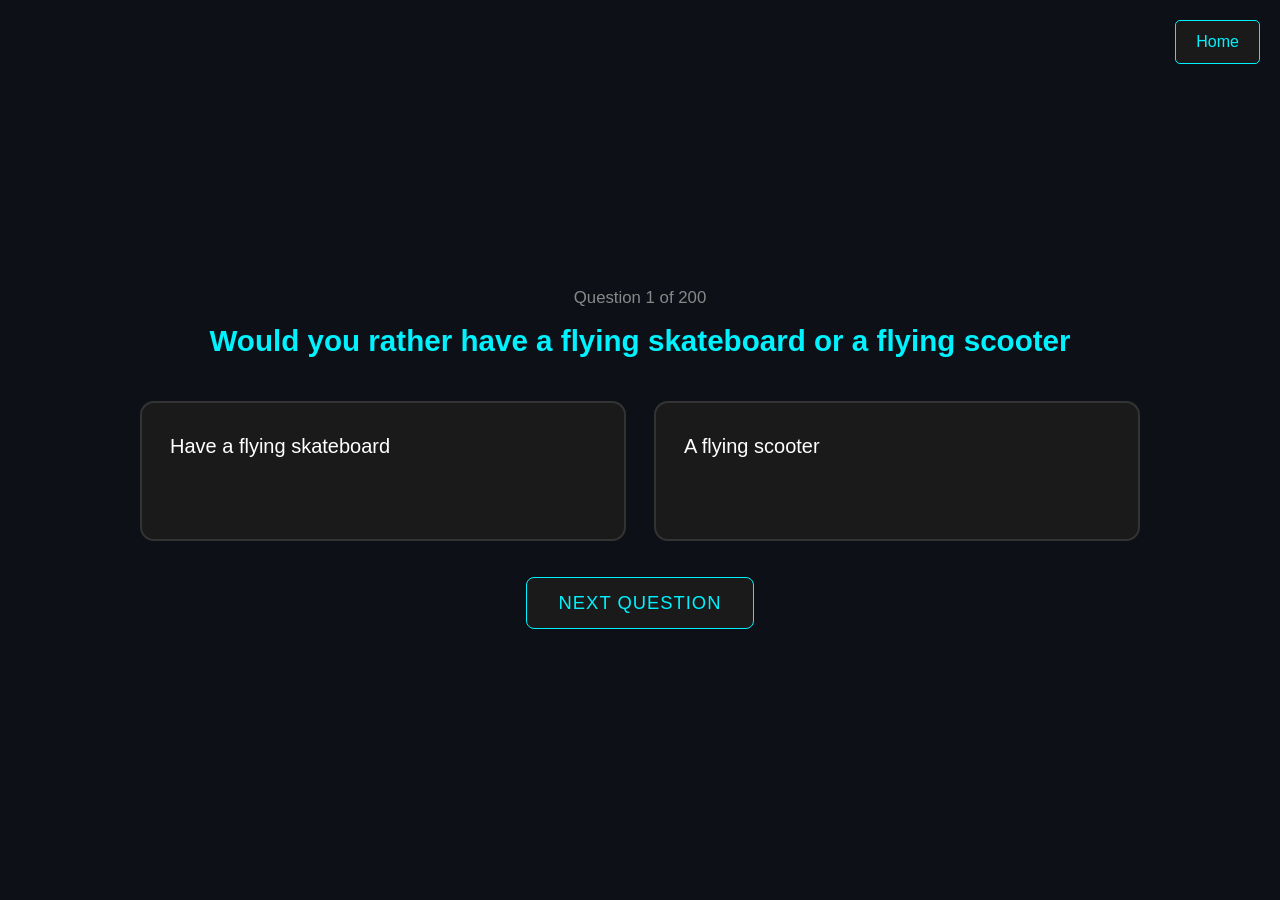
<file: games/would-you-rather/index.html>
<!DOCTYPE html>
<html lang="en">
<head>
    <meta charset="UTF-8">
    <meta name="viewport" content="width=device-width, initial-scale=1.0, maximum-scale=1.0, user-scalable=no">
    <title>Would You Rather</title>
    <style>
        * { box-sizing: border-box; }
        html {
            -webkit-tap-highlight-color: transparent;
            -webkit-text-size-adjust: 100%;
        }
        body {
            margin: 0;
            padding: 0;
            background-color: #0d1117;
            color: #fff;
            font-family: 'Segoe UI', Tahoma, Geneva, Verdana, sans-serif;
            min-height: 100vh;
            min-height: 100dvh;
            display: flex;
            flex-direction: column;
            justify-content: center;
            align-items: center;
            padding: 20px;
            padding-top: max(20px, env(safe-area-inset-top));
            padding-bottom: max(20px, env(safe-area-inset-bottom));
            padding-left: max(20px, env(safe-area-inset-left));
            padding-right: max(20px, env(safe-area-inset-right));
            -webkit-user-select: none;
            user-select: none;
        }
        .home-btn {
            position: absolute;
            top: max(20px, env(safe-area-inset-top));
            right: max(20px, env(safe-area-inset-right));
            padding: 12px 20px;
            min-height: 44px;
            min-width: 44px;
            display: inline-flex;
            align-items: center;
            justify-content: center;
            background: #1a1a1a;
            color: #00f2ff;
            border: 1px solid #00f2ff;
            border-radius: 5px;
            text-decoration: none;
            font-size: 1rem;
            transition: all 0.2s;
            touch-action: manipulation;
        }
        .home-btn:hover, .home-btn:active {
            background: #00f2ff;
            color: #000;
            box-shadow: 0 0 10px #00f2ff;
        }
        #game-container {
            max-width: 1000px;
            width: 100%;
        }
        .question-counter {
            text-align: center;
            color: #888;
            font-size: 1.05rem;
            margin-bottom: 12px;
        }
        h2 {
            color: #00f2ff;
            text-align: center;
            font-size: 1.85rem;
            margin: 0 0 40px;
            line-height: 1.4;
        }
        .options {
            display: grid;
            grid-template-columns: 1fr 1fr;
            gap: 28px;
            margin-bottom: 36px;
        }
        @media (max-width: 660px) {
            .options {
                grid-template-columns: 1fr;
                gap: 16px;
            }
            h2 { font-size: 1.5rem; margin-bottom: 24px; }
            .option-box { min-height: 100px; padding: 20px; }
            .option-box .text { font-size: 1.1rem; }
        }
        .option-box {
            background: #1a1a1a;
            border: 2px solid #333;
            border-radius: 14px;
            padding: 28px;
            cursor: pointer;
            transition: border-color 0.2s, box-shadow 0.2s, background 0.2s;
            min-height: 140px;
            display: flex;
            flex-direction: column;
            justify-content: space-between;
            position: relative;
            touch-action: manipulation;
            -webkit-tap-highlight-color: transparent;
        }
        .option-box:hover, .option-box:active {
            border-color: #555;
            box-shadow: 0 4px 16px rgba(0, 0, 0, 0.3);
        }
        .option-box.chosen {
            border-color: #00f2ff;
            box-shadow: 0 0 20px rgba(0, 242, 255, 0.4);
            background: rgba(0, 242, 255, 0.08);
        }
        .option-box .text {
            font-size: 1.25rem;
            line-height: 1.5;
        }
        .option-box .check {
            position: absolute;
            top: 20px;
            right: 20px;
            font-size: 1.75rem;
            color: #00f2ff;
            opacity: 0;
            transition: opacity 0.2s;
        }
        .option-box.chosen .check {
            opacity: 1;
        }
        .next-wrap {
            text-align: center;
        }
        .next-btn {
            background: #1a1a1a;
            color: #00f2ff;
            border: 1px solid #00f2ff;
            padding: 14px 32px;
            min-height: 48px;
            border-radius: 8px;
            cursor: pointer;
            font-size: 1.15rem;
            transition: all 0.2s;
            text-transform: uppercase;
            letter-spacing: 1px;
            touch-action: manipulation;
            -webkit-tap-highlight-color: transparent;
        }
        .next-btn:hover, .next-btn:active {
            background: #00f2ff;
            color: #000;
            box-shadow: 0 0 12px #00f2ff;
        }
    </style>
</head>
<body>
    <a href="../../index.html" class="home-btn">Home</a>
    <div id="game-container">
        <p class="question-counter" id="counter">Question 1</p>
        <h2 id="question">Would you rather...</h2>
        <div class="options">
            <div class="option-box" id="option-a" data-option="a" role="button" tabindex="0">
                <span class="check" aria-hidden="true">✓</span>
                <span class="text" id="text-a">Option A</span>
            </div>
            <div class="option-box" id="option-b" data-option="b" role="button" tabindex="0">
                <span class="check" aria-hidden="true">✓</span>
                <span class="text" id="text-b">Option B</span>
            </div>
        </div>
        <div class="next-wrap">
            <button type="button" class="next-btn" id="next-btn">Next question</button>
        </div>
    </div>

    <script>
        const QUESTIONS = [
            { question: 'Would you rather be able to fly or turn invisible', optionA: 'Be able to fly', optionB: 'Turn invisible' },
            { question: 'Would you rather live in a treehouse or a castle', optionA: 'Live in a treehouse', optionB: 'A castle' },
            { question: 'Would you rather have a pet dragon or a pet dolphin', optionA: 'Have a pet dragon', optionB: 'A pet dolphin' },
            { question: 'Would you rather run as fast as a cheetah or jump as high as a kangaroo', optionA: 'Run as fast as a cheetah', optionB: 'Jump as high as a kangaroo' },
            { question: 'Would you rather explore space or explore the deep ocean', optionA: 'Explore space', optionB: 'Explore the deep ocean' },
            { question: 'Would you rather have super strength or super speed', optionA: 'Have super strength', optionB: 'Super speed' },
            { question: "Would you rather build the world's tallest Lego tower or the world's biggest fort", optionA: "Build the world's tallest Lego tower", optionB: "The world's biggest fort" },
            { question: 'Would you rather be a famous athlete or a famous inventor', optionA: 'Be a famous athlete', optionB: 'A famous inventor' },
            { question: 'Would you rather eat only pizza for a week or only tacos for a week', optionA: 'Eat only pizza for a week', optionB: 'Only tacos for a week' },
            { question: 'Would you rather have a robot helper or a magic wand', optionA: 'Have a robot helper', optionB: 'A magic wand' },
            { question: 'Would you rather time travel to the past or the future', optionA: 'Time travel to the past', optionB: 'The future' },
            { question: 'Would you rather be able to talk to animals or speak every language', optionA: 'Be able to talk to animals', optionB: 'Speak every language' },
            { question: 'Would you rather win a gold medal or discover a hidden treasure', optionA: 'Win a gold medal', optionB: 'Discover a hidden treasure' },
            { question: 'Would you rather live on a pirate ship or in a spaceship', optionA: 'Live on a pirate ship', optionB: 'In a spaceship' },
            { question: 'Would you rather be able to breathe underwater or walk through walls', optionA: 'Be able to breathe underwater', optionB: 'Walk through walls' },
            { question: 'Would you rather have a trampoline in every room or a slide instead of stairs', optionA: 'Have a trampoline in every room', optionB: 'A slide instead of stairs' },
            { question: 'Would you rather be a ninja or a knight', optionA: 'Be a ninja', optionB: 'A knight' },
            { question: 'Would you rather have a million dollars in toys or unlimited books', optionA: 'Have a million dollars in toys', optionB: 'Unlimited books' },
            { question: 'Would you rather climb Mount Everest or hike through the Amazon rainforest', optionA: 'Climb Mount Everest', optionB: 'Hike through the Amazon rainforest' },
            { question: 'Would you rather be able to control the weather or control time', optionA: 'Be able to control the weather', optionB: 'Control time' },
            { question: 'Would you rather have ice powers or fire powers', optionA: 'Have ice powers', optionB: 'Fire powers' },
            { question: 'Would you rather eat a giant marshmallow or a giant cookie', optionA: 'Eat a giant marshmallow', optionB: 'A giant cookie' },
            { question: 'Would you rather have a secret hideout or a secret identity', optionA: 'Have a secret hideout', optionB: 'A secret identity' },
            { question: 'Would you rather ride a roller coaster every day or go swimming every day', optionA: 'Ride a roller coaster every day', optionB: 'Go swimming every day' },
            { question: 'Would you rather live in a world made of candy or a world made of video games', optionA: 'Live in a world made of candy', optionB: 'A world made of video games' },
            { question: 'Would you rather have wheels instead of feet or wings instead of arms', optionA: 'Have wheels instead of feet', optionB: 'Wings instead of arms' },
            { question: 'Would you rather be captain of a pirate crew or commander of a space mission', optionA: 'Be captain of a pirate crew', optionB: 'Commander of a space mission' },
            { question: 'Would you rather find a map to buried treasure or discover a new planet', optionA: 'Find a map to buried treasure', optionB: 'Discover a new planet' },
            { question: 'Would you rather have a pet monkey or a pet penguin', optionA: 'Have a pet monkey', optionB: 'A pet penguin' },
            { question: 'Would you rather never do homework again or never do chores again', optionA: 'Never do homework again', optionB: 'Never do chores again' },
            { question: 'Would you rather build your own go kart or your own treehouse', optionA: 'Build your own go kart', optionB: 'Your own treehouse' },
            { question: 'Would you rather be able to shrink to ant size or grow to giant size', optionA: 'Be able to shrink to ant size', optionB: 'Grow to giant size' },
            { question: 'Would you rather visit the North Pole or the South Pole', optionA: 'Visit the North Pole', optionB: 'The South Pole' },
            { question: 'Would you rather be the best at math or the best at sports', optionA: 'Be the best at math', optionB: 'The best at sports' },
            { question: 'Would you rather swim with sharks or camp with bears', optionA: 'Swim with sharks', optionB: 'Camp with bears' },
            { question: 'Would you rather ride a dragon or ride a giant eagle', optionA: 'Ride a dragon', optionB: 'Ride a giant eagle' },
            { question: 'Would you rather be able to teleport or read minds', optionA: 'Be able to teleport', optionB: 'Read minds' },
            { question: 'Would you rather find a hidden door in your house or a secret tunnel in your yard', optionA: 'Find a hidden door in your house', optionB: 'A secret tunnel in your yard' },
            { question: 'Would you rather eat ice cream every day or never eat candy again', optionA: 'Eat ice cream every day', optionB: 'Never eat candy again' },
            { question: 'Would you rather be on a winning team or break a world record', optionA: 'Be on a winning team', optionB: 'Break a world record' },
            { question: 'Would you rather be a race car driver or a pilot', optionA: 'Be a race car driver', optionB: 'A pilot' },
            { question: "Would you rather have a lightsaber or Captain America's shield", optionA: 'Have a lightsaber', optionB: "Captain America's shield" },
            { question: 'Would you rather live without TV or without video games', optionA: 'Live without TV', optionB: 'Without video games' },
            { question: 'Would you rather be able to control animals or control machines', optionA: 'Be able to control animals', optionB: 'Control machines' },
            { question: 'Would you rather explore a haunted house or a mysterious jungle', optionA: 'Explore a haunted house', optionB: 'A mysterious jungle' },
            { question: 'Would you rather be friends with a wizard or a superhero', optionA: 'Be friends with a wizard', optionB: 'A superhero' },
            { question: 'Would you rather have a giant pet turtle or a tiny pet elephant', optionA: 'Have a giant pet turtle', optionB: 'A tiny pet elephant' },
            { question: 'Would you rather build a snow fort or a sand castle', optionA: 'Build a snow fort', optionB: 'A sand castle' },
            { question: 'Would you rather have x ray vision or night vision', optionA: 'Have x ray vision', optionB: 'Night vision' },
            { question: 'Would you rather win a lifetime supply of pizza or ice cream', optionA: 'Win a lifetime supply of pizza', optionB: 'Ice cream' },
            { question: 'Would you rather be a detective or a secret agent', optionA: 'Be a detective', optionB: 'A secret agent' },
            { question: 'Would you rather live in the wild for a week or on a cruise ship for a week', optionA: 'Live in the wild for a week', optionB: 'On a cruise ship for a week' },
            { question: 'Would you rather invent a new sport or a new holiday', optionA: 'Invent a new sport', optionB: 'A new holiday' },
            { question: 'Would you rather have your own YouTube channel or your own comic book series', optionA: 'Have your own YouTube channel', optionB: 'Your own comic book series' },
            { question: 'Would you rather ride the biggest wave or ski the tallest mountain', optionA: 'Ride the biggest wave', optionB: 'Ski the tallest mountain' },
            { question: 'Would you rather have a jetpack or a hoverboard', optionA: 'Have a jetpack', optionB: 'A hoverboard' },
            { question: 'Would you rather be able to pause time or rewind time', optionA: 'Be able to pause time', optionB: 'Rewind time' },
            { question: 'Would you rather visit a volcano or a glacier', optionA: 'Visit a volcano', optionB: 'A glacier' },
            { question: 'Would you rather be the fastest runner in your school or the smartest kid in your class', optionA: 'Be the fastest runner in your school', optionB: 'The smartest kid in your class' },
            { question: 'Would you rather have a giant slingshot or a giant water balloon launcher', optionA: 'Have a giant slingshot', optionB: 'A giant water balloon launcher' },
            { question: 'Would you rather live in a submarine or a treehouse village', optionA: 'Live in a submarine', optionB: 'A treehouse village' },
            { question: 'Would you rather have a magical backpack that never runs out of snacks or one that gives you any gadget you want', optionA: 'Have a magical backpack that never runs out of snacks', optionB: 'One that gives you any gadget you want' },
            { question: 'Would you rather build a robot or program a video game', optionA: 'Build a robot', optionB: 'Program a video game' },
            { question: 'Would you rather meet a real life dinosaur or a real life unicorn', optionA: 'Meet a real life dinosaur', optionB: 'A real life unicorn' },
            { question: 'Would you rather be able to freeze time or speed it up', optionA: 'Be able to freeze time', optionB: 'Speed it up' },
            { question: 'Would you rather go skydiving or scuba diving', optionA: 'Go skydiving', optionB: 'Scuba diving' },
            { question: 'Would you rather have glow in the dark hair or color changing eyes', optionA: 'Have glow in the dark hair', optionB: 'Color changing eyes' },
            { question: 'Would you rather own a sports stadium or a giant arcade', optionA: 'Own a sports stadium', optionB: 'A giant arcade' },
            { question: 'Would you rather ride in a hot air balloon or a submarine', optionA: 'Ride in a hot air balloon', optionB: 'A submarine' },
            { question: 'Would you rather be able to see the future or relive the past', optionA: 'Be able to see the future', optionB: 'Relive the past' },
            { question: 'Would you rather have a secret base under your school or under your house', optionA: 'Have a secret base under your school', optionB: 'Under your house' },
            { question: 'Would you rather be able to climb any wall or run across water', optionA: 'Be able to climb any wall', optionB: 'Run across water' },
            { question: 'Would you rather have super hearing or super sight', optionA: 'Have super hearing', optionB: 'Super sight' },
            { question: 'Would you rather discover a new animal species or a new planet', optionA: 'Discover a new animal species', optionB: 'A new planet' },
            { question: 'Would you rather be a master chef or a master builder', optionA: 'Be a master chef', optionB: 'A master builder' },
            { question: 'Would you rather live in a city of robots or a city of animals', optionA: 'Live in a city of robots', optionB: 'A city of animals' },
            { question: 'Would you rather have a talking skateboard or a flying bike', optionA: 'Have a talking skateboard', optionB: 'A flying bike' },
            { question: 'Would you rather explore a giant maze or solve a giant puzzle', optionA: 'Explore a giant maze', optionB: 'Solve a giant puzzle' },
            { question: 'Would you rather have a magic pen that makes drawings come alive or a camera that freezes time', optionA: 'Have a magic pen that makes drawings come alive', optionB: 'A camera that freezes time' },
            { question: 'Would you rather be able to control gravity or turn into any animal', optionA: 'Be able to control gravity', optionB: 'Turn into any animal' },
            { question: 'Would you rather win a giant trophy or a giant treasure chest', optionA: 'Win a giant trophy', optionB: 'A giant treasure chest' },
            { question: 'Would you rather build a bridge across a canyon or dig a tunnel through a mountain', optionA: 'Build a bridge across a canyon', optionB: 'Dig a tunnel through a mountain' },
            { question: 'Would you rather have a pet wolf or a pet falcon', optionA: 'Have a pet wolf', optionB: 'A pet falcon' },
            { question: 'Would you rather go on a safari or an Arctic expedition', optionA: 'Go on a safari', optionB: 'An Arctic expedition' },
            { question: 'Would you rather ride the fastest roller coaster in the world or the tallest', optionA: 'Ride the fastest roller coaster in the world', optionB: 'The tallest' },
            { question: 'Would you rather live in a giant Lego house or a giant Minecraft world', optionA: 'Live in a giant Lego house', optionB: 'A giant Minecraft world' },
            { question: 'Would you rather have a magic carpet or a flying car', optionA: 'Have a magic carpet', optionB: 'A flying car' },
            { question: 'Would you rather be a famous explorer or a famous scientist', optionA: 'Be a famous explorer', optionB: 'A famous scientist' },
            { question: 'Would you rather have the ability to breathe fire or shoot ice', optionA: 'Have the ability to breathe fire', optionB: 'Shoot ice' },
            { question: 'Would you rather win a championship game or solve a mystery', optionA: 'Win a championship game', optionB: 'Solve a mystery' },
            { question: 'Would you rather live on a tropical island or in a snowy mountain cabin', optionA: 'Live on a tropical island', optionB: 'In a snowy mountain cabin' },
            { question: 'Would you rather have a giant robot friend or a tiny dragon friend', optionA: 'Have a giant robot friend', optionB: 'A tiny dragon friend' },
            { question: 'Would you rather be the leader of a treasure hunt or the referee of a championship game', optionA: 'Be the leader of a treasure hunt', optionB: 'The referee of a championship game' },
            { question: 'Would you rather find a hidden cave or a hidden waterfall', optionA: 'Find a hidden cave', optionB: 'A hidden waterfall' },
            { question: 'Would you rather have a backpack that makes you invisible or shoes that make you super fast', optionA: 'Have a backpack that makes you invisible', optionB: 'Shoes that make you super fast' },
            { question: 'Would you rather discover a new star or invent a new machine', optionA: 'Discover a new star', optionB: 'Invent a new machine' },
            { question: 'Would you rather ride a mechanical bull or surf a giant wave', optionA: 'Ride a mechanical bull', optionB: 'Surf a giant wave' },
            { question: 'Would you rather have a house with secret rooms or a yard with secret tunnels', optionA: 'Have a house with secret rooms', optionB: 'A yard with secret tunnels' },
            { question: 'Would you rather spend a day as your favorite video game character or your favorite sports star', optionA: 'Spend a day as your favorite video game character', optionB: 'Your favorite sports star' },
            { question: 'Would you rather have an endless summer or endless snow days', optionA: 'Have an endless summer', optionB: 'Endless snow days' },
            { question: 'Would you rather have a tree that grows candy or a tree that grows video games', optionA: 'Have a tree that grows candy', optionB: 'A tree that grows video games' },
            { question: 'Would you rather race a horse or race a speedboat', optionA: 'Race a horse', optionB: 'Race a speedboat' },
            { question: 'Would you rather be able to turn into mist or turn into stone', optionA: 'Be able to turn into mist', optionB: 'Turn into stone' },
            { question: 'Would you rather have a room filled with trampolines or a room filled with foam blocks', optionA: 'Have a room filled with trampolines', optionB: 'A room filled with foam blocks' },
            { question: 'Would you rather discover a hidden island or a hidden mountain city', optionA: 'Discover a hidden island', optionB: 'A hidden mountain city' },
            { question: 'Would you rather have a pet cheetah or a pet hawk', optionA: 'Have a pet cheetah', optionB: 'A pet hawk' },
            { question: 'Would you rather be the goalie in a championship game or take the winning shot', optionA: 'Be the goalie in a championship game', optionB: 'Take the winning shot' },
            { question: 'Would you rather dig for fossils or search for gold', optionA: 'Dig for fossils', optionB: 'Search for gold' },
            { question: 'Would you rather have a robot that does homework or one that builds inventions with you', optionA: 'Have a robot that does homework', optionB: 'One that builds inventions with you' },
            { question: 'Would you rather ride in a race car or steer a sailboat', optionA: 'Ride in a race car', optionB: 'Steer a sailboat' },
            { question: 'Would you rather be able to whistle so loudly it shakes trees or clap so hard it makes thunder', optionA: 'Be able to whistle so loudly it shakes trees', optionB: 'Clap so hard it makes thunder' },
            { question: 'Would you rather have a secret code only you understand or a secret handshake with your best friend', optionA: 'Have a secret code only you understand', optionB: 'A secret handshake with your best friend' },
            { question: 'Would you rather climb the tallest tree in the forest or dive to the bottom of a deep lake', optionA: 'Climb the tallest tree in the forest', optionB: 'Dive to the bottom of a deep lake' },
            { question: 'Would you rather live in a lighthouse or in a mountain cave', optionA: 'Live in a lighthouse', optionB: 'In a mountain cave' },
            { question: 'Would you rather have glow in the dark shoes or light up shoelaces', optionA: 'Have glow in the dark shoes', optionB: 'Light up shoelaces' },
            { question: 'Would you rather be able to summon rain or summon wind', optionA: 'Be able to summon rain', optionB: 'Summon wind' },
            { question: 'Would you rather ride a mechanical dragon or a mechanical shark', optionA: 'Ride a mechanical dragon', optionB: 'A mechanical shark' },
            { question: 'Would you rather be the strongest kid in school or the bravest', optionA: 'Be the strongest kid in school', optionB: 'The bravest' },
            { question: 'Would you rather have a talking compass or a talking map', optionA: 'Have a talking compass', optionB: 'A talking map' },
            { question: 'Would you rather build a giant snow maze or a giant corn maze', optionA: 'Build a giant snow maze', optionB: 'A giant corn maze' },
            { question: 'Would you rather find a time capsule from 100 years ago or bury one for the future', optionA: 'Find a time capsule from 100 years ago', optionB: 'Bury one for the future' },
            { question: 'Would you rather be able to bounce like a rubber ball or stretch like elastic', optionA: 'Be able to bounce like a rubber ball', optionB: 'Stretch like elastic' },
            { question: 'Would you rather have a hover scooter or rocket powered roller skates', optionA: 'Have a hover scooter', optionB: 'Rocket powered roller skates' },
            { question: 'Would you rather explore a crystal cave or a lava cave', optionA: 'Explore a crystal cave', optionB: 'A lava cave' },
            { question: 'Would you rather be able to draw perfectly or sing perfectly', optionA: 'Be able to draw perfectly', optionB: 'Sing perfectly' },
            { question: 'Would you rather have a hat that makes you invisible or gloves that give you super grip', optionA: 'Have a hat that makes you invisible', optionB: 'Gloves that give you super grip' },
            { question: 'Would you rather captain a submarine or pilot a rescue helicopter', optionA: 'Captain a submarine', optionB: 'Pilot a rescue helicopter' },
            { question: 'Would you rather be able to smell treasure or hear danger', optionA: 'Be able to smell treasure', optionB: 'Hear danger' },
            { question: 'Would you rather have a magical treehouse that moves or one that flies', optionA: 'Have a magical treehouse that moves', optionB: 'One that flies' },
            { question: 'Would you rather win a scavenger hunt or win a talent show', optionA: 'Win a scavenger hunt', optionB: 'Win a talent show' },
            { question: 'Would you rather live in a world where it is always summer afternoon or always winter morning', optionA: 'Live in a world where it is always summer afternoon', optionB: 'Always winter morning' },
            { question: 'Would you rather have a giant sloth as a pet or a tiny rhino', optionA: 'Have a giant sloth as a pet', optionB: 'A tiny rhino' },
            { question: 'Would you rather be able to create portals or create force fields', optionA: 'Be able to create portals', optionB: 'Create force fields' },
            { question: 'Would you rather solve riddles or solve mazes', optionA: 'Solve riddles', optionB: 'Solve mazes' },
            { question: 'Would you rather build a raft and float down a river or hike to a hidden waterfall', optionA: 'Build a raft and float down a river', optionB: 'Hike to a hidden waterfall' },
            { question: 'Would you rather be able to talk to sea creatures or forest animals', optionA: 'Be able to talk to sea creatures', optionB: 'Forest animals' },
            { question: 'Would you rather have armor made of light or armor made of rock', optionA: 'Have armor made of light', optionB: 'Armor made of rock' },
            { question: 'Would you rather explore an abandoned castle or an abandoned spaceship', optionA: 'Explore an abandoned castle', optionB: 'An abandoned spaceship' },
            { question: 'Would you rather eat only breakfast foods for a month or only dinner foods', optionA: 'Eat only breakfast foods for a month', optionB: 'Only dinner foods' },
            { question: 'Would you rather invent a new board game or design a new playground', optionA: 'Invent a new board game', optionB: 'Design a new playground' },
            { question: 'Would you rather have super balance or super memory', optionA: 'Have super balance', optionB: 'Super memory' },
            { question: 'Would you rather be able to freeze objects or make them float', optionA: 'Be able to freeze objects', optionB: 'Make them float' },
            { question: 'Would you rather ride the tallest zipline or the longest waterslide', optionA: 'Ride the tallest zipline', optionB: 'The longest waterslide' },
            { question: 'Would you rather have a backpack that gives you tools or one that gives you snacks', optionA: 'Have a backpack that gives you tools', optionB: 'One that gives you snacks' },
            { question: 'Would you rather be the best climber or the best swimmer', optionA: 'Be the best climber', optionB: 'The best swimmer' },
            { question: 'Would you rather live in a house shaped like a rocket or shaped like a pirate ship', optionA: 'Live in a house shaped like a rocket', optionB: 'Shaped like a pirate ship' },
            { question: 'Would you rather have a friendly ghost or a friendly robot', optionA: 'Have a friendly ghost', optionB: 'A friendly robot' },
            { question: 'Would you rather explore a coral reef or a desert canyon', optionA: 'Explore a coral reef', optionB: 'A desert canyon' },
            { question: 'Would you rather have shoes that let you stick to ceilings or gloves that let you stick to walls', optionA: 'Have shoes that let you stick to ceilings', optionB: 'Gloves that let you stick to walls' },
            { question: 'Would you rather be able to predict the weather or predict the score of a game', optionA: 'Be able to predict the weather', optionB: 'Predict the score of a game' },
            { question: 'Would you rather have a treehouse with a drawbridge or one with a trapdoor', optionA: 'Have a treehouse with a drawbridge', optionB: 'One with a trapdoor' },
            { question: 'Would you rather be able to hear animals thoughts or understand baby talk', optionA: 'Be able to hear animals thoughts', optionB: 'Understand baby talk' },
            { question: 'Would you rather build a robot dog or a robot dinosaur', optionA: 'Build a robot dog', optionB: 'A robot dinosaur' },
            { question: 'Would you rather live near a volcano or near a glacier', optionA: 'Live near a volcano', optionB: 'Near a glacier' },
            { question: 'Would you rather be the leader of a team or the secret hero behind the scenes', optionA: 'Be the leader of a team', optionB: 'The secret hero behind the scenes' },
            { question: 'Would you rather have lightning powers or water powers', optionA: 'Have lightning powers', optionB: 'Water powers' },
            { question: 'Would you rather be able to see in total darkness or see through fog', optionA: 'Be able to see in total darkness', optionB: 'See through fog' },
            { question: 'Would you rather have a secret underground lab or a secret rooftop observatory', optionA: 'Have a secret underground lab', optionB: 'A secret rooftop observatory' },
            { question: 'Would you rather go on a treasure hunt in the jungle or in the Arctic', optionA: 'Go on a treasure hunt in the jungle', optionB: 'In the Arctic' },
            { question: 'Would you rather ride a giant wave or snowboard down a steep hill', optionA: 'Ride a giant wave', optionB: 'Snowboard down a steep hill' },
            { question: 'Would you rather be able to build anything out of wood or anything out of metal', optionA: 'Be able to build anything out of wood', optionB: 'Anything out of metal' },
            { question: 'Would you rather have a pet octopus or a pet fox', optionA: 'Have a pet octopus', optionB: 'A pet fox' },
            { question: 'Would you rather discover a hidden city underwater or one in the clouds', optionA: 'Discover a hidden city underwater', optionB: 'One in the clouds' },
            { question: 'Would you rather be a master archer or a master swordsman', optionA: 'Be a master archer', optionB: 'A master swordsman' },
            { question: 'Would you rather have a flying skateboard or a flying scooter', optionA: 'Have a flying skateboard', optionB: 'A flying scooter' },
            { question: 'Would you rather invent a new ice cream flavor or a new pizza topping', optionA: 'Invent a new ice cream flavor', optionB: 'A new pizza topping' },
            { question: 'Would you rather have super strong magnets for hands or super sticky feet', optionA: 'Have super strong magnets for hands', optionB: 'Super sticky feet' },
            { question: 'Would you rather be able to control plants or control electricity', optionA: 'Be able to control plants', optionB: 'Control electricity' },
            { question: 'Would you rather live on a houseboat or in a mountain lodge', optionA: 'Live on a houseboat', optionB: 'In a mountain lodge' },
            { question: 'Would you rather be able to turn invisible at night or during the day', optionA: 'Be able to turn invisible at night', optionB: 'During the day' },
            { question: 'Would you rather ride a camel across the desert or a husky sled across snow', optionA: 'Ride a camel across the desert', optionB: 'A husky sled across snow' },
            { question: 'Would you rather have a magic rope that always holds or a magic shield that never breaks', optionA: 'Have a magic rope that always holds', optionB: 'A magic shield that never breaks' },
            { question: 'Would you rather explore a giant library maze or a giant jungle maze', optionA: 'Explore a giant library maze', optionB: 'A giant jungle maze' },
            { question: 'Would you rather be able to build the fastest go kart or the highest flying kite', optionA: 'Be able to build the fastest go kart', optionB: 'The highest flying kite' },
            { question: 'Would you rather be able to stop hiccups instantly or stop sneezes instantly', optionA: 'Be able to stop hiccups instantly', optionB: 'Stop sneezes instantly' },
            { question: 'Would you rather have a pet parrot that tells jokes or a dog that does math', optionA: 'Have a pet parrot that tells jokes', optionB: 'A dog that does math' },
            { question: 'Would you rather invent a new sport with flying discs or bouncing balls', optionA: 'Invent a new sport with flying discs', optionB: 'Bouncing balls' },
            { question: 'Would you rather ride a giant beetle or a giant frog', optionA: 'Ride a giant beetle', optionB: 'A giant frog' },
            { question: 'Would you rather have super accurate aim or super quick reflexes', optionA: 'Have super accurate aim', optionB: 'Super quick reflexes' },
            { question: 'Would you rather live in a glass dome under the sea or under the stars', optionA: 'Live in a glass dome under the sea', optionB: 'Under the stars' },
            { question: 'Would you rather discover a lost treasure ship or a lost train', optionA: 'Discover a lost treasure ship', optionB: 'A lost train' },
            { question: 'Would you rather have a belt that gives you strength or boots that give you speed', optionA: 'Have a belt that gives you strength', optionB: 'Boots that give you speed' },
            { question: 'Would you rather be able to make tiny earthquakes or tiny whirlwinds', optionA: 'Be able to make tiny earthquakes', optionB: 'Tiny whirlwinds' },
            { question: 'Would you rather be the fastest swimmer in the ocean or the fastest runner in the desert', optionA: 'Be the fastest swimmer in the ocean', optionB: 'The fastest runner in the desert' },
            { question: 'Would you rather have a friendly giant as a neighbor or a friendly wizard', optionA: 'Have a friendly giant as a neighbor', optionB: 'A friendly wizard' },
            { question: 'Would you rather design your own theme park ride or your own video game level', optionA: 'Design your own theme park ride', optionB: 'Your own video game level' },
            { question: 'Would you rather be able to glide like a squirrel or dive like a falcon', optionA: 'Be able to glide like a squirrel', optionB: 'Dive like a falcon' },
            { question: 'Would you rather find a secret door in your classroom or in the gym', optionA: 'Find a secret door in your classroom', optionB: 'In the gym' },
            { question: 'Would you rather be able to grow a beard instantly or change your hairstyle instantly', optionA: 'Be able to grow a beard instantly', optionB: 'Change your hairstyle instantly' },
            { question: 'Would you rather explore a frozen shipwreck or a sunken pirate ship', optionA: 'Explore a frozen shipwreck', optionB: 'A sunken pirate ship' },
            { question: 'Would you rather have a mechanical arm that lifts cars or mechanical legs that jump rooftops', optionA: 'Have a mechanical arm that lifts cars', optionB: 'Mechanical legs that jump rooftops' },
            { question: 'Would you rather be able to breathe fire underwater or ice on land', optionA: 'Be able to breathe fire underwater', optionB: 'Ice on land' },
            { question: 'Would you rather discover a new constellation or name a new dinosaur', optionA: 'Discover a new constellation', optionB: 'Name a new dinosaur' },
            { question: 'Would you rather ride a jet ski or a snowmobile', optionA: 'Ride a jet ski', optionB: 'A snowmobile' },
            { question: 'Would you rather have a house with a moat or a house with a watchtower', optionA: 'Have a house with a moat', optionB: 'A house with a watchtower' },
            { question: 'Would you rather be able to rewind a bad day or fast forward a boring day', optionA: 'Be able to rewind a bad day', optionB: 'Fast forward a boring day' },
            { question: 'Would you rather have a treasure chest that refills or a toolbox that refills', optionA: 'Have a treasure chest that refills', optionB: 'A toolbox that refills' },
            { question: 'Would you rather lead an expedition into the jungle or into outer space', optionA: 'Lead an expedition into the jungle', optionB: 'Into outer space' },
            { question: 'Would you rather have a pet badger or a pet raccoon', optionA: 'Have a pet badger', optionB: 'A pet raccoon' },
            { question: 'Would you rather build the tallest sand tower ever or the deepest snow tunnel ever', optionA: 'Build the tallest sand tower ever', optionB: 'The deepest snow tunnel ever' }
        ];

        let currentIndex = -1;
        let chosen = null;
        let deck = [];
        let deckPosition = 0;
        let shownThisRound = 0;

        function shuffleDeck() {
            deck = QUESTIONS.map((_, i) => i);
            for (let i = deck.length - 1; i > 0; i--) {
                const j = Math.floor(Math.random() * (i + 1));
                [deck[i], deck[j]] = [deck[j], deck[i]];
            }
            deckPosition = 0;
            shownThisRound = 0;
        }

        function nextQuestionIndex() {
            if (deckPosition >= deck.length) shuffleDeck();
            return deck[deckPosition++];
        }

        shuffleDeck();

        function showQuestion() {
            currentIndex = nextQuestionIndex();
            shownThisRound++;
            chosen = null;

            const q = QUESTIONS[currentIndex];
            document.getElementById('question').textContent = q.question;
            document.getElementById('text-a').textContent = q.optionA;
            document.getElementById('text-b').textContent = q.optionB;
            document.getElementById('counter').textContent = 'Question ' + shownThisRound + ' of ' + QUESTIONS.length;

            document.getElementById('option-a').classList.remove('chosen');
            document.getElementById('option-b').classList.remove('chosen');
        }

        function selectOption(option) {
            chosen = option;
            document.getElementById('option-a').classList.toggle('chosen', option === 'a');
            document.getElementById('option-b').classList.toggle('chosen', option === 'b');
        }

        document.getElementById('option-a').addEventListener('click', () => selectOption('a'));
        document.getElementById('option-b').addEventListener('click', () => selectOption('b'));
        document.getElementById('option-a').addEventListener('keydown', (e) => { if (e.key === 'Enter' || e.key === ' ') { e.preventDefault(); selectOption('a'); } });
        document.getElementById('option-b').addEventListener('keydown', (e) => { if (e.key === 'Enter' || e.key === ' ') { e.preventDefault(); selectOption('b'); } });

        document.getElementById('next-btn').addEventListener('click', showQuestion);

        showQuestion();
    </script>
</body>
</html>
</file>
<file: styles.css>
* {
    margin: 0;
    padding: 0;
    box-sizing: border-box;
}

body {
    background: #000;
    min-height: 100vh;
    color: #fff;
    font-family: system-ui, -apple-system, sans-serif;
}

.container {
    max-width: 800px;
    margin: 0 auto;
    padding: 40px 20px;
}

.title {
    font-size: 2.5rem;
    font-weight: 600;
    text-align: center;
    margin-bottom: 24px;
    color: #0011ff;
}

.profile-photo {
    display: block;
    width: 160px;
    height: 160px;
    object-fit: cover;
    border-radius: 50%;
    margin: 0 auto 48px;
    border: 3px solid transparent;
    box-shadow: 0 0 24px rgba(0, 17, 255, 0.5), 0 0 48px rgba(0, 242, 255, 0.2),
                inset 0 0 20px rgba(0, 17, 255, 0.15);
    background: linear-gradient(#000, #000) padding-box,
                linear-gradient(135deg, #0011ff, #00f2ff, #0011ff) border-box;
    transition: transform 0.3s ease, box-shadow 0.3s ease;
}

.profile-photo:hover {
    transform: scale(1.05);
    box-shadow: 0 0 32px rgba(0, 17, 255, 0.6), 0 0 64px rgba(0, 242, 255, 0.3);
}

.game-tiles {
    display: grid;
    grid-template-columns: repeat(auto-fill, minmax(280px, 1fr));
    gap: 24px;
    justify-content: start;
}

.game-tile {
    display: block;
    background: #1a1a1a;
    color: #fff;
    text-decoration: none;
    border-radius: 12px;
    border: 1px solid #333;
    overflow: hidden;
    transition: transform 0.2s, box-shadow 0.2s, border-color 0.2s;
}

.game-tile:hover {
    transform: translateY(-4px);
    box-shadow: 0 8px 24px rgba(0, 0, 0, 0.5);
    border-color: #555;
}

.game-tile-pillar-rush {
    border-color: #00f2ff;
    box-shadow: 0 0 20px rgba(0, 242, 255, 0.15);
}

.game-tile-pillar-rush:hover {
    border-color: #00f2ff;
    box-shadow: 0 8px 32px rgba(0, 0, 0, 0.5), 0 0 30px rgba(0, 242, 255, 0.35);
}

.game-tile-pillar-rush-2 {
    border-color: #ff4500;
    box-shadow: 0 0 20px rgba(255, 69, 0, 0.15);
}

.game-tile-pillar-rush-2:hover {
    border-color: #ff4500;
    box-shadow: 0 8px 32px rgba(0, 0, 0, 0.5), 0 0 30px rgba(255, 69, 0, 0.35);
}

.game-tile-image {
    display: block;
    width: 100%;
    aspect-ratio: 16 / 10;
    object-fit: cover;
    background: #000;
}

.game-tile-title {
    font-size: 1.25rem;
    font-weight: 600;
    padding: 16px 16px 0;
    margin: 0;
    color: #fff;
}

.game-tile-desc {
    font-size: 0.9rem;
    color: #aaa;
    padding: 8px 16px 16px;
    margin: 0;
    line-height: 1.4;
}
</file>
